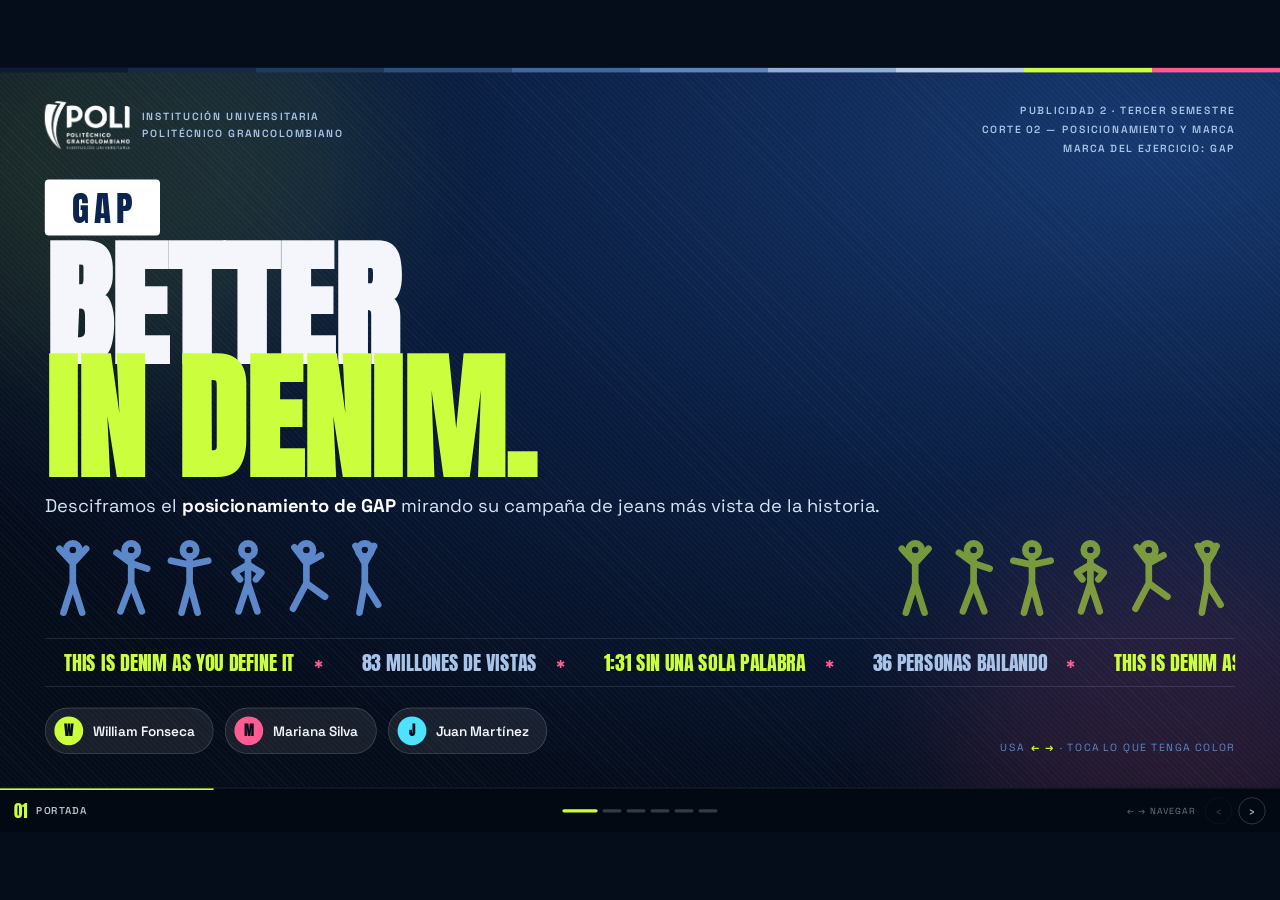
<file: index.html>
<!DOCTYPE html>
<html lang="es">
<head>
<meta charset="UTF-8">
<meta name="viewport" content="width=device-width, initial-scale=1">
<title>GAP · Better in Denim — Posicionamiento | Publicidad 2</title>
<link rel="stylesheet" href="css/style.css?v=11">
</head>
<body>

<svg width="0" height="0" style="position:absolute" aria-hidden="true"><defs>
<symbol id="i-needle" viewBox="0 0 24 24"><path d="M3 21l6-6M20 4l-9 9M20 4l-3 8-5 1 1-5 8-3zM6 18a2 2 0 100-4 2 2 0 000 4z"/></symbol>
<symbol id="i-scissors" viewBox="0 0 24 24"><circle cx="6" cy="6" r="3"/><circle cx="6" cy="18" r="3"/><path d="M20 4L8.1 15.9M14.5 14.5L20 20M8.1 8.1L12 12"/></symbol>
<symbol id="i-fabric" viewBox="0 0 24 24"><path d="M3 6h18v12H3zM3 10h18M3 14h18M7 6v12M11 6v12M15 6v12M19 6v12"/></symbol>
<symbol id="i-ruler" viewBox="0 0 24 24"><path d="M2 14L14 2l8 8L10 22z"/><path d="M6 10l2 2M9 7l2 2M12 4l2 2"/></symbol>
<symbol id="i-weight" viewBox="0 0 24 24"><path d="M12 3a3 3 0 100 6 3 3 0 000-6zM6 9h12l2 12H4z"/></symbol>
<symbol id="i-stretch" viewBox="0 0 24 24"><path d="M2 12h20M2 12l4-4M2 12l4 4M22 12l-4-4M22 12l-4 4M12 4v16"/></symbol>
<symbol id="i-drop" viewBox="0 0 24 24"><path d="M12 2s6 7 6 11a6 6 0 01-12 0c0-4 6-11 6-11z"/></symbol>
<symbol id="i-wash" viewBox="0 0 24 24"><circle cx="12" cy="12" r="9"/><path d="M3 13c2-2 4-2 6 0s4 2 6 0 4-2 6 0"/></symbol>
<symbol id="i-rivet" viewBox="0 0 24 24"><circle cx="12" cy="12" r="8"/><circle cx="12" cy="12" r="2.5"/><path d="M12 4v2M12 18v2M4 12h2M18 12h2"/></symbol>
<symbol id="i-shrink" viewBox="0 0 24 24"><path d="M9 3v6H3M15 21v-6h6M3 21l6-6M21 3l-6 6"/></symbol>
<symbol id="i-palette" viewBox="0 0 24 24"><path d="M12 3a9 9 0 000 18c1 0 2-1 2-2s-1-1-1-2 1-2 2-2h2a5 5 0 005-5c0-4-4-7-10-7z"/><circle cx="7.5" cy="11" r="1"/><circle cx="10.5" cy="7.5" r="1"/><circle cx="15" cy="8.5" r="1"/></symbol>
<symbol id="i-layers" viewBox="0 0 24 24"><path d="M12 3l9 5-9 5-9-5zM3 13l9 5 9-5M3 17l9 5 9-5"/></symbol>
<symbol id="i-body" viewBox="0 0 24 24"><circle cx="12" cy="5" r="3"/><path d="M12 8v8M7 11l5-2 5 2M9 22l3-6 3 6"/></symbol>
<symbol id="i-group" viewBox="0 0 24 24"><circle cx="8" cy="8" r="3"/><circle cx="17" cy="9" r="2.5"/><path d="M2 20c0-3.3 2.7-6 6-6s6 2.7 6 6M15 14c3 0 5 2 5 5"/></symbol>
<symbol id="i-heart" viewBox="0 0 24 24"><path d="M12 20s-8-5-8-10a4.5 4.5 0 018-2.8A4.5 4.5 0 0120 10c0 5-8 10-8 10z"/></symbol>
<symbol id="i-star" viewBox="0 0 24 24"><path d="M12 3l2.8 5.8 6.2.9-4.5 4.4 1 6.3-5.5-3-5.5 3 1-6.3L3 9.7l6.2-.9z"/></symbol>
<symbol id="i-spark" viewBox="0 0 24 24"><path d="M12 2l2 7 7 2-7 2-2 7-2-7-7-2 7-2zM19 3l.7 2.3L22 6l-2.3.7L19 9l-.7-2.3L16 6l2.3-.7z"/></symbol>
<symbol id="i-globe" viewBox="0 0 24 24"><circle cx="12" cy="12" r="9"/><path d="M3 12h18M12 3c3 3.5 3 14.5 0 18M12 3C9 6.5 9 17.5 12 21"/></symbol>
<symbol id="i-music" viewBox="0 0 24 24"><path d="M9 18V5l11-2v13"/><circle cx="6" cy="18" r="3"/><circle cx="17" cy="16" r="3"/></symbol>
<symbol id="i-play" viewBox="0 0 24 24"><path d="M6 4l14 8-14 8z"/></symbol>
<symbol id="i-cam" viewBox="0 0 24 24"><path d="M2 7h12v10H2zM14 11l8-4v10l-8-4z"/></symbol>
<symbol id="i-eye" viewBox="0 0 24 24"><path d="M2 12s3.5-6 10-6 10 6 10 6-3.5 6-10 6-10-6-10-6z"/><circle cx="12" cy="12" r="2.5"/></symbol>
<symbol id="i-bolt" viewBox="0 0 24 24"><path d="M13 2L4 14h7l-1 8 9-12h-7z"/></symbol>
<symbol id="i-shield" viewBox="0 0 24 24"><path d="M12 2l8 3v6c0 5-3.5 9-8 11-4.5-2-8-6-8-11V5z"/></symbol>
<symbol id="i-bridge" viewBox="0 0 24 24"><path d="M2 16h20M4 16V9M20 16V9M2 11c4-4 16-4 20 0M9 16v-3.5M15 16v-3.5"/></symbol>
<symbol id="i-hand" viewBox="0 0 24 24"><path d="M8 11V4.5a1.5 1.5 0 013 0V11M11 11V3.5a1.5 1.5 0 013 0V11M14 11V5.5a1.5 1.5 0 013 0V13c0 5-3 8-6.5 8S5 18 5 14v-3a1.5 1.5 0 013 0"/></symbol>
<symbol id="i-clock" viewBox="0 0 24 24"><circle cx="12" cy="12" r="9"/><path d="M12 7v5l3.5 2"/></symbol>
<symbol id="i-tag" viewBox="0 0 24 24"><path d="M3 3h8l10 10-8 8L3 11z"/><circle cx="7.5" cy="7.5" r="1.5"/></symbol>
<symbol id="i-check" viewBox="0 0 24 24"><path d="M4 12.5l5.5 5.5L20 6"/></symbol>
<symbol id="i-arrow" viewBox="0 0 24 24"><path d="M4 12h16M14 6l6 6-6 6"/></symbol>
<symbol id="i-flame" viewBox="0 0 24 24"><path d="M12 2c4 5 7 7 7 11a7 7 0 01-14 0c0-2 1-3 2-4 .5 1.5 1.5 2 2.5 2C8 8 10 5 12 2z"/></symbol>
<symbol id="i-mirror" viewBox="0 0 24 24"><path d="M12 2v20M8 6L4 12l4 6M16 6l4 6-4 6"/></symbol>
<symbol id="i-bulb" viewBox="0 0 24 24"><path d="M9 21h6M10 18h4M12 3a6 6 0 00-3.5 10.8V18h7v-4.2A6 6 0 0012 3z"/></symbol>
<symbol id="i-puzzle" viewBox="0 0 24 24"><path d="M10 3h4v3a2 2 0 104 0V9h3v4h-3a2 2 0 100 4h3v4h-4v-3a2 2 0 10-4 0v3H6v-4h3a2 2 0 100-4H6V6h4z"/></symbol>
<symbol id="i-crown" viewBox="0 0 24 24"><path d="M3 18h18M4 18L3 7l5 4 4-7 4 7 5-4-1 11"/></symbol>
<symbol id="i-hands" viewBox="0 0 24 24"><path d="M2 12l5-3 5 4 5-4 5 3M7 9v7M17 9v7M12 13v7"/></symbol>
<symbol id="i-sun" viewBox="0 0 24 24"><circle cx="12" cy="12" r="4.5"/><path d="M12 2v2M12 20v2M4.2 4.2l1.4 1.4M18.4 18.4l1.4 1.4M2 12h2M20 12h2M4.2 19.8l1.4-1.4M18.4 5.6l1.4-1.4"/></symbol>
<symbol id="i-map" viewBox="0 0 24 24"><path d="M9 3L3 5v16l6-2 6 2 6-2V3l-6 2z"/><path d="M9 3v16M15 5v16"/></symbol>
<symbol id="i-key" viewBox="0 0 24 24"><circle cx="8" cy="8" r="5"/><path d="M11.5 11.5L21 21M17 17l2-2M14 14l2-2"/></symbol>
<symbol id="i-chat" viewBox="0 0 24 24"><path d="M21 12a8 8 0 01-8 8H7l-4 3 1-5a8 8 0 1117-6z"/></symbol>
<symbol id="i-gauge" viewBox="0 0 24 24"><path d="M4 18a9 9 0 1116 0"/><path d="M12 18l4-6"/><circle cx="12" cy="18" r="1.5"/></symbol>
<symbol id="i-atom" viewBox="0 0 24 24"><circle cx="12" cy="12" r="2.2"/><ellipse cx="12" cy="12" rx="10" ry="4.2"/><ellipse cx="12" cy="12" rx="10" ry="4.2" transform="rotate(60 12 12)"/><ellipse cx="12" cy="12" rx="10" ry="4.2" transform="rotate(120 12 12)"/></symbol>
</defs></svg>

<div class="fit" id="fit"><div class="stage">

<div class="app">
<div class="viewport">
<main class="deck" id="deck">


<!-- ═══ 01 · PORTADA ═══ -->
<section class="slide bg-b cov tw" data-title="Portada">
  <div class="strip"></div><div class="blob l"></div><div class="blob p"></div>
  <div class="inner">
    <div class="cov-top rv">
      <div class="inst"><img src="assets/img/politecnico-w.png" alt="Politécnico Grancolombiano">
        <div>Institución Universitaria<br>Politécnico Grancolombiano</div></div>
      <div class="crs">Publicidad 2 · Tercer semestre<br>Corte 02 — Posicionamiento y marca<br>Marca del ejercicio: GAP</div>
    </div>
    <div class="rv">
      <div class="gapbox">GAP</div>
      <h1>BETTER<br><span class="l2">IN DENIM.</span></h1>
      <p class="tag">Desciframos el <b>posicionamiento de GAP</b> mirando su campaña de jeans más vista de la historia.</p>
    </div>
    <div class="rv" style="display:flex;justify-content:space-between;align-items:flex-end">
      <div class="dancers" style="color:var(--denim2)" data-dancers></div>
      <div class="dancers" style="color:var(--lime);opacity:.55" data-dancers></div>
    </div>
    <div class="mq rv" data-mq><div class="run">
      <span class="a">THIS IS DENIM AS YOU DEFINE IT</span><span>83 MILLONES DE VISTAS</span><span class="a">1:31 SIN UNA SOLA PALABRA</span><span>36 PERSONAS BAILANDO</span>
    </div></div>
    <div class="cov-bot rv">
      <div class="team">
        <div class="who"><span class="av" style="background:var(--lime)">W</span><span>William Fonseca</span></div>
        <div class="who"><span class="av" style="background:var(--pink)">M</span><span>Mariana Silva</span></div>
        <div class="who"><span class="av" style="background:var(--cyan)">J</span><span>Juan Martínez</span></div>
      </div>
      <div class="hint">Usa <b>← →</b> · toca lo que tenga color</div>
    </div>
  </div>
</section>


<!-- === 02 · LA MARCA === -->
<section class="slide bg-a tw" data-title="La marca">
  <div class="strip"></div><div class="blob l"></div><div class="blob p"></div>
  <div class="inner">
    <div class="rv">
      <span class="kicker"><span class="dot">01</span> La marca</span>
      <h2 class="big" style="font-size:70px;margin:10px 0 0">&iquest;Qu&eacute; es <span class="hl">GAP</span>?</h2>
    </div>

    <div class="grid4 rv" style="margin-top:18px">
      <div class="card">
        <h4><svg class="ic"><use href="#i-tag"/></svg> Qu&eacute; vende</h4>
        <p style="font-size:21px"><b>Ropa b&aacute;sica de todos los d&iacute;as.</b> Sobre todo <b>jeans</b>.</p>
        <p class="xs" style="margin-top:9px">Camisetas, pantalones y prendas sencillas a precio medio.</p>
      </div>
      <div class="card">
        <h4><svg class="ic"><use href="#i-map"/></svg> De d&oacute;nde viene</h4>
        <p style="font-size:21px"><b>1969, San Francisco.</b> Don Fisher no encontraba jeans de su talla y abri&oacute; una tienda para resolverlo.</p>
      </div>
      <div class="card">
        <h4><svg class="ic"><use href="#i-chat"/></svg> Qu&eacute; significa su nombre</h4>
        <p style="font-size:21px"><b>&laquo;The Gap&raquo;</b> viene de <b>&laquo;generation gap&raquo;</b>: la brecha entre padres e hijos.</p>
        <p class="xs" style="margin-top:9px">Hoy su prop&oacute;sito es, textual, <b>&laquo;cerrar brechas&raquo;</b>.</p>
      </div>
      <div class="card">
        <h4><svg class="ic"><use href="#i-flame"/></svg> Con qui&eacute;n compite</h4>
        <div style="display:flex;gap:8px;flex-wrap:wrap;margin-top:2px">
          <span class="minichip">Levi&#39;s</span><span class="minichip">American Eagle</span>
          <span class="minichip">Zara</span><span class="minichip">H&amp;M</span><span class="minichip">Uniqlo</span>
        </div>
        <p class="xs" style="margin-top:11px">Su terreno de pelea es el <b>jean</b>: pas&oacute; del puesto 8 al <b>6</b> en Estados Unidos.</p>
      </div>
    </div>

    <div class="rv" style="margin-top:18px">
      <div class="lbl" style="margin:0 0 10px">La misma idea, repetida durante 56 a&ntilde;os</div>
      <div class="tline">
        <div class="tnode"><div class="yr">1969</div><div class="pt"></div>
          <b>Abre la primera tienda</b><i>Jeans, discos y casetes. Ropa y m&uacute;sica desde el d&iacute;a uno.</i></div>
        <div class="tnode"><div class="yr">1988</div><div class="pt"></div>
          <b>&laquo;Individuals of Style&raquo;</b><i>Famosos con ropa corriente, cada uno a su manera.</i></div>
        <div class="tnode"><div class="yr">1998</div><div class="pt"></div>
          <b>&laquo;Khakis Swing&raquo;</b><i>Aprende a vender bailando. Revivi&oacute; el swing en EE.UU.</i></div>
        <div class="tnode"><div class="yr">2003</div><div class="pt"></div>
          <b>Madonna y Missy Elliott</b><i>Dos generaciones bailando en el mismo comercial.</i></div>
        <div class="tnode"><div class="yr">2025</div><div class="pt"></div>
          <b>&laquo;Better in Denim&raquo;</b><i>La f&oacute;rmula de 1998, con la generaci&oacute;n de hoy.</i></div>
      </div>
    </div>

    <div class="versus rv" style="margin-top:18px">
      <div class="sd"><div class="h" style="color:var(--pink)">Lo que vende la categor&iacute;a</div>
        <p>Casi todas las marcas de jeans venden <b>sexo, rebeld&iacute;a o estatus</b>.</p></div>
      <div class="vs">VS</div>
      <div class="sd"><div class="h" style="color:var(--lime)">Lo que vende GAP</div>
        <p><b>Movimiento, pertenencia y precio justo.</b> La misma prenda para todos, puesta distinto por cada uno.</p></div>
    </div>
  </div>
</section>


<!-- === 03 · LOS DOS VIDEOS === -->
<section class="slide bg-d tw" data-title="Los dos videos">
  <div class="strip"></div><div class="blob l"></div><div class="blob p"></div>
  <div class="inner">
    <div class="rv">
      <span class="kicker"><span class="dot">02</span> Los dos videos</span>
      <h2 class="big" style="font-size:36px;margin:2px 0 2px">De <span class="hl">2003</span> a <span class="hl">2025</span>: la misma idea</h2>
      <p class="sub" style="font-size:15px;max-width:none">La marca se llama <b>Gap</b> &mdash;&laquo;brecha&raquo;&mdash; por la distancia entre generaciones. Estos dos videos son esa distancia puesta a bailar.</p>
    </div>

    <div class="eras rv">

      <!-- ── 2003 ── -->
      <article class="era e-pink">
        <header class="era-hd"><span class="yr">2003</span>
          <div><b>La canci&oacute;n original</b><i>&laquo;Milkshake&raquo; &middot; Kelis</i></div></header>

        <div class="vrow">
          <div class="vp vp-p" data-src="assets/video/2003.mp4"
               data-title="&laquo;Milkshake&raquo; &middot; <span class=&quot;hl&quot;>Kelis</span>"
               data-sub="Video oficial, 2003 &middot; dirigido por Jake Nava">
            <img src="assets/img/poster-2003.jpg" alt="Kelis, Milkshake">
            <button class="pbtn" type="button" aria-label="Reproducir Milkshake"><svg class="ic"><use href="#i-play"/></svg></button>
            <span class="vdur">3:14</span>
          </div>
          <div class="msg"><span class="ml">Lo que dice la canci&oacute;n</span>
            <p>&laquo;Lo m&iacute;o hace que todos volteen &mdash; y si quieres, <b>te ense&ntilde;o</b>.&raquo;</p>
            <p class="sec">Habla de <b>algo que ella tiene y nadie m&aacute;s</b>, y aun as&iacute; se ofrece a ense&ntilde;&aacute;rselo a la otra.</p></div>
        </div>

        <span class="crl">Qu&eacute; le sirve a GAP de esta canci&oacute;n</span>
        <div class="obs">
          <div class="ob"><span class="oi"><svg class="ic"><use href="#i-hands"/></svg></span><p><b>Presume, pero no humilla.</b> Dice que lo suyo atrae a todos y enseguida ofrece ense&ntilde;&aacute;rselo a la otra. Una marca que le vende a millones <b>no puede decirle a nadie que sobra</b>.</p></div>
          <div class="ob"><span class="oi"><svg class="ic"><use href="#i-key"/></svg></span><p><b>Nunca dice qu&eacute; es eso que tiene.</b> La letra lo deja abierto y cada quien piensa en lo suyo. <b>Le sirve a cualquiera que la escuche</b>, que es justo lo que una marca necesita.</p></div>
          <div class="ob"><span class="oi"><svg class="ic"><use href="#i-eye"/></svg></span><p><b>Lo que se ve son los dem&aacute;s mir&aacute;ndola.</b> Hombres pegados a la ventana, el local llen&aacute;ndose. No ense&ntilde;a lo que ella tiene: <b>ense&ntilde;a c&oacute;mo reacciona la gente</b>.</p></div>
          <div class="ob"><span class="oi"><svg class="ic"><use href="#i-map"/></svg></span><p><b>Pasa en un comedero de carretera.</b> Gente normal, sin lujo ni pasarela. <b>Lo que llama la atenci&oacute;n es ella, no el sitio</b> &mdash; la misma idea del cuarto blanco de 2025.</p></div>
          <div class="ob"><span class="oi"><svg class="ic"><use href="#i-star"/></svg></span><p><b>La conoc&iacute;a todo el mundo.</b> <b class="hl">N&ordm; 3</b> en Billboard y top 10 en nueve pa&iacute;ses. Para juntar a dos generaciones hac&iacute;a falta una canci&oacute;n <b>que la mam&aacute; reconociera de una</b>.</p></div>
        </div>

        <button class="more" type="button" data-modal="m-v03">Ficha t&eacute;cnica <svg class="ic"><use href="#i-arrow"/></svg></button>
      </article>

      <!-- ── 2025 ── -->
      <article class="era e-lime">
        <header class="era-hd"><span class="yr">2025</span>
          <div><b>El anuncio de GAP</b><i>&laquo;Better in Denim&raquo; &middot; KATSEYE</i></div></header>

        <div class="vrow">
          <div class="vp vp-l" data-src="assets/video/2025.mp4"
               data-title="&laquo;Better in Denim&raquo; &middot; <span class=&quot;hl&quot;>GAP</span>"
               data-sub="Campa&ntilde;a de oto&ntilde;o 2025 &middot; dirigida por Bethany Vargas">
            <img src="assets/img/poster-2025.jpg" alt="GAP, Better in Denim">
            <button class="pbtn" type="button" aria-label="Reproducir Better in Denim"><svg class="ic"><use href="#i-play"/></svg></button>
            <span class="vdur">1:31</span>
          </div>
          <div class="msg"><span class="ml">Lo que muestra el anuncio</span>
            <p>&laquo;El jean no te define: <b>t&uacute; lo defines</b>.&raquo;</p>
            <p class="sec">Seis mujeres de mezclilla <b>destacando sobre 30 bailarines de negro</b>.</p></div>
        </div>

        <span class="crl">Qui&eacute;nes bailan: seis pa&iacute;ses en un solo grupo</span>
        <div class="mem m3">
          <div><span class="av" style="background:#D9B08C">M</span><div><b>Manon</b><i>Suiza, Italia y Ghana</i></div></div>
          <div><span class="av" style="background:#C98A6B">L</span><div><b>Lara</b><i>EE.&nbsp;UU. e India</i></div></div>
          <div><span class="av" style="background:#E0B98F">D</span><div><b>Daniela</b><i>Venezuela y Cuba</i></div></div>
          <div><span class="av" style="background:#DCA97A">S</span><div><b>Sophia</b><i>Filipinas</i></div></div>
          <div><span class="av" style="background:#E8C9A0">Mg</span><div><b>Megan</b><i>Haw&aacute;i y Singapur</i></div></div>
          <div><span class="av" style="background:#F0D6B4">Y</span><div><b>Yoonchae</b><i>Corea del Sur</i></div></div>
        </div>

        <span class="crl">C&oacute;mo el anuncio posiciona la marca</span>
        <div class="obs">
          <div class="ob"><span class="oi"><svg class="ic"><use href="#i-palette"/></svg></span><p><b>El denim es lo &uacute;nico con color en la sala.</b> Los 30 bailarines van de negro y caf&eacute;; las seis van de mezclilla. <b>La prenda es lo que te hace notar</b>.</p></div>
          <div class="ob"><span class="oi"><svg class="ic"><use href="#i-layers"/></svg></span><p><b>La misma tela, seis maneras de llevarla.</b> Cors&eacute;, minifalda, chaqueta, tirantes, bota campana y pantal&oacute;n ancho: <b>un material y seis decisiones</b>.</p></div>
          <div class="ob"><span class="oi"><svg class="ic"><use href="#i-star"/></svg></span><p><b>Las seis van siempre adelante.</b> El grupo de atr&aacute;s no es relleno: <b>es el contraste que las hace resaltar</b>.</p></div>
          <div class="ob"><span class="oi"><svg class="ic"><use href="#i-chat"/></svg></span><p><b>Noventa y un segundos sin una palabra.</b> Sin locutor y sin precio. Lo &uacute;nico que se repite en pantalla es la tela.</p></div>
          <div class="ob ae"><span class="oi"><svg class="ic"><use href="#i-flame"/></svg></span><p><b>Sali&oacute; <b class="hl">27 d&iacute;as</b> despu&eacute;s del anuncio de American Eagle</b>, donde &laquo;<i>great jeans</i>&raquo; sonaba igual que &laquo;<i>great genes</i>&raquo; con una actriz rubia de ojos azules. Son&oacute; a decir que <b>hay razas mejores que otras</b>.</p></div>
        </div>

        <button class="more" type="button" data-modal="m-v25">Ficha t&eacute;cnica <svg class="ic"><use href="#i-arrow"/></svg></button>
      </article>
    </div>

    <div class="join rv">
      <div class="jh"><span class="ic-box"><svg class="ic"><use href="#i-bridge"/></svg></span>
        <b>Algunas cosas que comparten las dos piezas</b>
        <p>La marca no explica la brecha entre generaciones: <b>la pone a bailar</b>.</p></div>
      <div class="jgrid">
        <div class="jc"><span class="ji"><svg class="ic"><use href="#i-tag"/></svg></span><b>La misma ropa</b>
          <div class="jp p"><i>2003</i><span>Tiro bajo, ombligo al aire, denim sobre denim</span></div>
          <div class="jp l"><i>2025</i><span>Lo mismo, relanzado como novedad</span></div></div>
        <div class="jc"><span class="ji"><svg class="ic"><use href="#i-globe"/></svg></span><b>La diversidad cultural</b>
          <div class="jp p"><i>2003</i><span>Kelis: Harlem, China y Puerto Rico en una voz</span></div>
          <div class="jp l"><i>2025</i><span>Seis nacionalidades en un solo grupo</span></div></div>
        <div class="jc"><span class="ji"><svg class="ic"><use href="#i-star"/></svg></span><b>Una mujer que resalta entre muchos</b>
          <div class="jp p"><i>2003</i><span>El local entero voltea a mirarla</span></div>
          <div class="jp l"><i>2025</i><span>Las seis resaltan sobre los 30 de negro</span></div></div>
        <div class="jc"><span class="ji"><svg class="ic"><use href="#i-hands"/></svg></span><b>Presumir sin humillar a nadie</b>
          <div class="jp p"><i>2003</i><span>&laquo;Lo m&iacute;o atrae &mdash; y te lo ense&ntilde;o&raquo;</span></div>
          <div class="jp l"><i>2025</i><span>Bailan las 36; nadie queda en rid&iacute;culo</span></div></div>
      </div>
    </div>
  </div>
</section>


<!-- ═══ 04 · MATRIZ DE POSICIONAMIENTO ═══ -->
<section class="slide bg-b tw" data-title="Atributos · Beneficios · Creencias">
  <div class="strip"></div><div class="blob l"></div><div class="blob p"></div>
  <div class="inner">
    <div class="rv" style="display:flex;justify-content:space-between;align-items:flex-end;gap:24px">
      <div>
        <span class="kicker"><span class="dot">03</span> El posicionamiento</span>
        <h2 class="big" style="font-size:66px;margin:12px 0 0">Lo que <span class="hl">GAP</span> es, da y cree</h2>
      </div>
      <div class="warn"><svg class="ic"><use href="#i-hand"/></svg> Toca cualquiera para ver su justificación</div>
    </div>

    <div class="cols rv" style="margin-top:20px">

      <div class="col">
        <div class="col-hd g-fab"><span class="nm">1</span>
          <div><h3>Atributos</h3><div class="sb">Lo que el producto ES</div></div></div>
        <div class="el g-fab" data-e="tiro"><span class="ib"><svg class="ic"><use href="#i-ruler"/></svg></span><div><b>Jean de tiro bajo</b><i>Dónde queda la pretina respecto a la cadera.</i></div></div>
        <div class="el g-fab" data-e="denim"><span class="ib"><svg class="ic"><use href="#i-fabric"/></svg></span><div><b>Elaborado en denim</b><i>Algodón tejido en sarga y teñido con índigo.</i></div></div>
        <div class="el g-fab" data-e="colores"><span class="ib"><svg class="ic"><use href="#i-palette"/></svg></span><div><b>Colores fríos y sepias</b><i>Azules fríos del índigo y caf&eacute;s claros del caqui.</i></div></div>
        <div class="el g-fab" data-e="variedad"><span class="ib"><svg class="ic"><use href="#i-layers"/></svg></span><div><b>Variedad de prendas</b><i>Jean, falda, top, chaleco y caqui en todos los tiros.</i></div></div>
        <div class="el g-fab" data-e="flex"><span class="ib"><svg class="ic"><use href="#i-stretch"/></svg></span><div><b>Flexible y resistente</b><i>Estira cuando te mueves y vuelve a su forma.</i></div></div>
        <div class="el g-fab" data-e="calidad"><span class="ib"><svg class="ic"><use href="#i-check"/></svg></span><div><b>Materiales de calidad</b><i>Algodón de fibra larga e hilo ring-spun.</i></div></div>
      </div>

      <div class="col">
        <div class="col-hd g-tec"><span class="nm">2</span>
          <div><h3>Beneficios</h3><div class="sb">Lo que TÚ ganas</div></div></div>
        <div class="el g-tec" data-e="comodas"><span class="ib"><svg class="ic"><use href="#i-heart"/></svg></span><div><b>Prendas cómodas</b><i>Te olvidas de lo que llevas puesto.</i></div></div>
        <div class="el g-tec" data-e="combinan"><span class="ib"><svg class="ic"><use href="#i-palette"/></svg></span><div><b>Combinan con todo</b><i>Son tonos neutros: pegan con lo que ya tienes.</i></div></div>
        <div class="el g-tec" data-e="versa"><span class="ib"><svg class="ic"><use href="#i-puzzle"/></svg></span><div><b>Versatilidad</b><i>La misma prenda te sirve de día y de noche.</i></div></div>
        <div class="el g-tec" data-e="nostalgia"><span class="ib"><svg class="ic"><use href="#i-clock"/></svg></span><div><b>Nostalgia de los 2000</b><i>Volver a una época que reconoces y te gustaba.</i></div></div>
        <div class="el g-tec" data-e="energia"><span class="ib"><svg class="ic"><use href="#i-bolt"/></svg></span><div><b>Vitalidad y energía</b><i>Asocia la prenda con moverse, no con estar quieto.</i></div></div>
        <div class="el g-tec" data-e="durabilidad"><span class="ib"><svg class="ic"><use href="#i-shield"/></svg></span><div><b>Durabilidad</b><i>Compras una vez y te dura años.</i></div></div>
      </div>

      <div class="col">
        <div class="col-hd g-int"><span class="nm">3</span>
          <div><h3>Creencias y valores</h3><div class="sb">En lo que la marca CREE</div></div></div>
        <div class="el g-int" data-e="genera"><span class="ib"><svg class="ic"><use href="#i-bridge"/></svg></span><div><b>Uniendo generaciones</b><i>Junta a los millennials con la generación Z.</i></div></div>
        <div class="el g-int" data-e="culturas"><span class="ib"><svg class="ic"><use href="#i-globe"/></svg></span><div><b>Uniendo culturas</b><i>Seis nacionalidades cantando y 30 bailarines más.</i></div></div>
        <div class="el g-int" data-e="losuyo"><span class="ib"><svg class="ic"><use href="#i-spark"/></svg></span><div><b>Cada quien tiene lo suyo</b><i>La misma tela, y cada una la lleva distinto.</i></div></div>
        <div class="el g-int" data-e="indiv"><span class="ib"><svg class="ic"><use href="#i-body"/></svg></span><div><b>Individualidad</b><i>La marca celebra que no todos se vean igual.</i></div></div>
        <div class="el g-int" data-e="comolavistes"><span class="ib"><svg class="ic"><use href="#i-mirror"/></svg></span><div><b>No es la prenda: es cómo la vistes</b><i>El mismo jean dice cosas distintas según quién.</i></div></div>
        <div class="el g-int" data-e="lienzo"><span class="ib"><svg class="ic"><use href="#i-palette"/></svg></span><div><b>El jean como lienzo</b><i>El jean no dice nada solo: lo dice quien lo usa.</i></div></div>
      </div>
    </div>
  </div>
</section>


<!-- ═══ 04 · FRASE DE POSICIONAMIENTO ═══ -->
<section class="slide bg-d quote tw" data-title="Frase de posicionamiento" data-audio="assets/audio/Voz.mp3">
  <div class="strip"></div><div class="blob l"></div><div class="blob p"></div>
  <div class="inner">
    <div class="qrow">
      <div class="rv"><span class="kicker"><span class="dot">04</span> Frase de posicionamiento</span></div>

      <div class="poster rv" style="margin-top:22px">
        <span class="qmark a">&#8220;</span><span class="qmark b">&#8221;</span>
        <p class="qtext">
          <b>GAP</b> <span class="p">une generaciones y culturas</span>, apelando a <span class="c">la nostalgia</span>
          y enseñándote que <span class="p">lo importante no es lo que llevas puesto, sino cómo lo haces tuyo</span>.
          Por eso, sus prendas <span class="a">100% denim</span> están <span class="a">diseñadas para moverse contigo</span>,
          garantizando <span class="c">tu flexibilidad, total confianza en su resistencia y absoluta comodidad</span>.
          GAP no es solo ropa, <span class="p">es un lienzo donde dibujas tu estilo personal, tu individualidad
          y quién eres realmente</span>. Permítete experimentar con su <span class="a">variedad de cortes y colores</span>
          y <span class="c">crea tu propia identidad</span>. <b class="p">Cada quien es mejor cuando encuentra lo suyo.</b>
          <b class="sig">GAP, <span class="hl">Better in Denim.</span></b>
        </p>
      </div>

      <div class="qlegend rv" style="margin-top:20px">
        <span class="g-fab">Atributos</span><span class="g-tec">Beneficios</span>
        <span class="g-int">Creencias y valores</span>
      </div>
    </div>
  </div>
</section>


<!-- ═══ 05 · CIERRE ═══ -->
<section class="slide bg-d cov tw" data-title="Gracias">
  <div class="strip"></div><div class="blob l"></div><div class="blob p"></div>
  <div class="inner">
    <div class="cov-top rv">
      <div class="inst"><img src="assets/img/politecnico-w.png" alt="Politécnico Grancolombiano">
        <div>Institución Universitaria<br>Politécnico Grancolombiano</div></div>
      <div class="crs">Publicidad 2 · Tercer semestre<br>Corte 02 — Posicionamiento y marca</div>
    </div>
    <div class="rv" style="text-align:center">
      <div class="thanks">Gracias<span class="hl">.</span></div>
      <p class="tag" style="margin:24px auto 0">Marca del ejercicio: <b>GAP</b> · Campaña <b>«Better in Denim»</b></p>
      <div class="dancers" style="color:var(--lime);justify-content:center;margin-top:28px" data-dancers></div>
    </div>
    <div class="cov-bot rv">
      <div class="team">
        <div class="who"><span class="av" style="background:var(--lime)">W</span><span>William Fonseca</span></div>
        <div class="who"><span class="av" style="background:var(--pink)">M</span><span>Mariana Silva</span></div>
        <div class="who"><span class="av" style="background:var(--cyan)">J</span><span>Juan Martínez</span></div>
      </div>
      <div class="gapbox" style="font-size:30px;padding:9px 22px">GAP</div>
    </div>
  </div>
</section>

</main>
</div>

<footer class="nav">
  <div class="pl" id="pl"></div>
  <div class="nav-id"><span class="n" id="navNo">01</span><span class="t" id="navT">Portada</span></div>
  <div class="nav-dots" id="navDots"></div>
  <div class="nav-c"><span>← → navegar</span>
    <button id="bPrev" aria-label="Anterior">‹</button><button id="bNext" aria-label="Siguiente">›</button></div>
</footer>
</div>


<div class="mroot" id="mroot">
<div class="scrim" id="scrim"></div>
<audio id="voz" preload="auto" src="assets/audio/Voz.mp3"></audio>

<!-- Modal dinámico de atributo -->
<div class="modal vmodal" id="m-play"><div class="panel">
  <div class="mh"><div><h3 id="pvTitle">Video</h3><p id="pvSub"></p></div>
    <button class="xbtn">&#10005;</button></div>
  <div class="mb pvbody"><video id="pvVideo" controls playsinline preload="metadata"></video></div>
</div></div>

<div class="modal" id="m-v03"><div class="panel">
  <div class="mh"><div><h3>Ficha del video de <span class="hl">2003</span></h3><p>&laquo;Milkshake&raquo; &middot; Kelis</p></div>
    <button class="xbtn">&#10005;</button></div>
  <div class="mb">
    <div class="stats">
      <div class="stat g-int"><b>2003</b><i>25 de agosto</i></div>
      <div class="stat g-int"><b>3:14</b><i>Duraci&oacute;n</i></div>
      <div class="stat g-int"><b>N&ordm;&nbsp;3</b><i>Billboard Hot 100</i></div>
      <div class="stat g-int"><b>Oro</b><i>Certificaci&oacute;n en EE.&nbsp;UU.</i></div>
    </div>
    <span class="crl pk">Qui&eacute;nes la hicieron</span>
    <div class="mem m3 mp">
      <div><span class="av" style="background:#E8A0B4">K</span><div><b>Kelis</b><i>Canta &middot; 24 a&ntilde;os</i></div></div>
      <div><span class="av" style="background:#D98CA6">P</span><div><b>Pharrell Williams</b><i>Produce</i></div></div>
      <div><span class="av" style="background:#E8A0B4">C</span><div><b>Chad Hugo</b><i>Produce</i></div></div>
      <div><span class="av" style="background:#D98CA6">J</span><div><b>Jake Nava</b><i>Dirige el video</i></div></div>
      <div><span class="av" style="background:#E8A0B4">N</span><div><b>Nas</b><i>Sale de cocinero</i></div></div>
    </div>
    <div class="mcols">
      <div class="ef-box"><div class="t g-int"><svg class="ic"><use href="#i-group"/></svg> Qui&eacute;n es Kelis</div>
        <p>Kelis Rogers, de <b>Harlem, Nueva York</b>, 1979. Pap&aacute; afroamericano, m&uacute;sico de jazz; mam&aacute; <b>china y puertorrique&ntilde;a</b>, dise&ntilde;adora de moda.</p></div>
      <div class="ef-box"><div class="t g-int"><svg class="ic"><use href="#i-music"/></svg> Qu&eacute; es el R&amp;B</div>
        <p>De <i>rhythm and blues</i>, &laquo;ritmo y blues&raquo;: la m&uacute;sica negra estadounidense de la que salieron el soul y buena parte del pop. <b>Voz melodiosa sobre ritmo marcado</b>.</p></div>
    </div>
    <div class="ef-box"><div class="t g-int"><svg class="ic"><use href="#i-eye"/></svg> Qu&eacute; pasa en pantalla</div>
      <p>Un <i>diner</i> &mdash;cafeter&iacute;a de carretera&mdash; llamado &laquo;Tasty&rsquo;s Yard&raquo;. Kelis baila entre las mesas, <b>Nas</b> reparte malteadas de cocinero, y al final la m&aacute;quina se desborda y salpica a todos.</p></div>
  </div>
  <div class="mf"><span>Ficha t&eacute;cnica &middot; 2003</span><span>Esc para cerrar</span></div>
</div></div>

<div class="modal" id="m-v25"><div class="panel">
  <div class="mh"><div><h3>Ficha del video de <span class="hl">2025</span></h3><p>&laquo;Better in Denim&raquo; &middot; GAP con KATSEYE</p></div>
    <button class="xbtn">&#10005;</button></div>
  <div class="mb">
    <div class="stats">
      <div class="stat g-fab"><b>1:31</b><i>Duraci&oacute;n</i></div>
      <div class="stat g-fab"><b>36</b><i>Personas bailando</i></div>
      <div class="stat g-fab"><b>3</b><i>Estilos de baile</i></div>
      <div class="stat g-fab"><b>400 M</b><i>Vistas en 3 d&iacute;as</i></div>
    </div>
    <span class="crl lm">Qui&eacute;nes lo hicieron</span>
    <div class="mem m3">
      <div><span class="av" style="background:#CBFF3D">B</span><div><b>Bethany Vargas</b><i>Dirige</i></div></div>
      <div><span class="av" style="background:#B6E63A">Bj</span><div><b>Bjorn Iooss</b><i>Fotograf&iacute;a</i></div></div>
      <div><span class="av" style="background:#CBFF3D">R</span><div><b>Robbie Blue</b><i>Coreograf&iacute;a</i></div></div>
    </div>
    <div class="mcols">
      <div class="ef-box"><div class="t g-fab"><svg class="ic"><use href="#i-cam"/></svg> De d&oacute;nde salieron</div>
        <p>De <b>&laquo;Pop Star Academy&raquo;</b>, en Netflix. No es ficci&oacute;n: es el <b>documental de un concurso real</b> en el que escogieron a estas seis entre <b>120.000 aspirantes</b>.</p>
        <p>Lo organizaron <b>HYBE</b> &mdash;la empresa coreana due&ntilde;a de BTS&mdash; y <b>Geffen Records</b>, una disquera estadounidense.</p></div>
      <div class="ef-box"><div class="t g-fab"><svg class="ic"><use href="#i-crown"/></svg> Qu&eacute; han logrado</div>
        <p><b>Dos nominaciones al Grammy 2026</b> &mdash;Mejor Artista Nuevo y Mejor Interpretaci&oacute;n Pop de Grupo&mdash;, <b>sin ganar ninguna</b>. S&iacute; cantaron en la ceremonia.</p>
        <p>Y estuvieron en el cartel del <b>festival Coachella</b>, en California.</p></div>
    </div>
    <div class="ef-box"><div class="t g-fab"><svg class="ic"><use href="#i-globe"/></svg> La gira de 2026</div>
      <p>Se llama <i>Wildworld Tour</i>: <b>31 conciertos en 10 pa&iacute;ses</b>, en <b>coliseos cubiertos</b> con capacidad para 10.000 a 20.000 personas. Empez&oacute; el <b>1 de septiembre en Dubl&iacute;n</b> y termina el <b>27 de noviembre en Ciudad de M&eacute;xico</b>, pasando por Irlanda, Reino Unido, Francia, Pa&iacute;ses Bajos, Alemania, B&eacute;lgica, Dinamarca, Estados Unidos, Canad&aacute; y M&eacute;xico.</p></div>
  </div>
  <div class="mf"><span>Ficha t&eacute;cnica &middot; 2025</span><span>Esc para cerrar</span></div>
</div></div>

<div class="modal" id="m-el"><div class="panel" id="elPanel">
  <div class="mh"><div><h3 id="elKicker">Elemento</h3><p id="elSub">Su lugar en el posicionamiento</p></div>
    <button class="xbtn">&#10005;</button></div>
  <div class="mb" id="elBody"></div>
  <div class="mf elnav">
    <button class="nvb" id="elPrev" type="button"><svg class="ic"><use href="#i-arrow"/></svg> Anterior</button>
    <span class="nvc"><b id="elPos">1</b> / 18 &middot; <i id="elGrupo">Atributos</i></span>
    <button class="nvb" id="elNext" type="button">Siguiente <svg class="ic"><use href="#i-arrow"/></svg></button>
  </div>
</div></div>

</div>

</div></div>

<script src="js/app.js?v=11"></script>
</body>
</html>
</file>
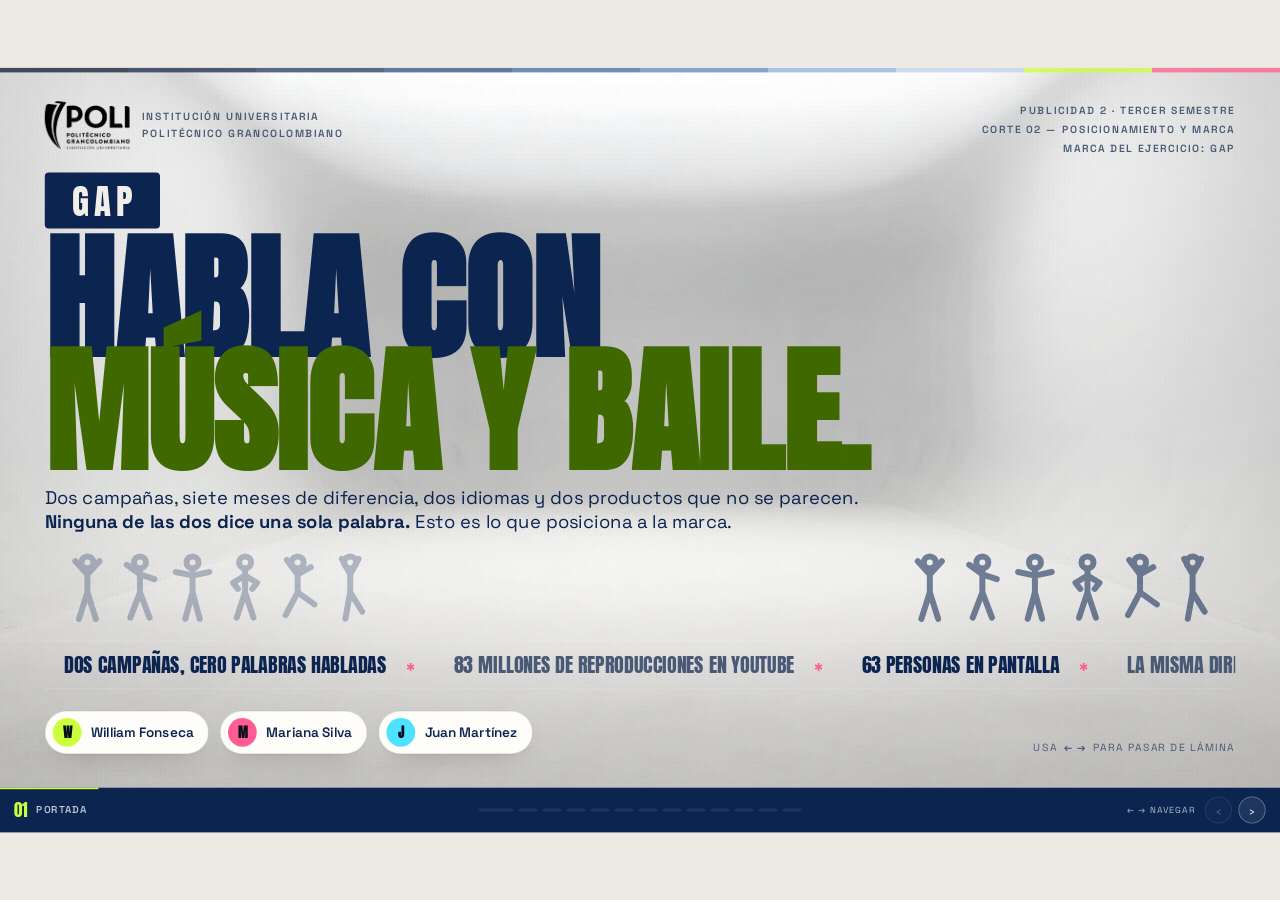
<file: v2/index.html>
<!DOCTYPE html>
<html lang="es">
<head>
<meta charset="UTF-8">
<meta name="viewport" content="width=device-width, initial-scale=1">
<title>GAP — Posicionamiento de marca | Publicidad 2</title>
<link rel="stylesheet" href="css/style.css?v=v11-3">
</head>
<body>

<svg width="0" height="0" style="position:absolute" aria-hidden="true"><defs>
<symbol id="i-needle" viewBox="0 0 24 24"><path d="M3 21l6-6M20 4l-9 9M20 4l-3 8-5 1 1-5 8-3zM6 18a2 2 0 100-4 2 2 0 000 4z"/></symbol>
<symbol id="i-scissors" viewBox="0 0 24 24"><circle cx="6" cy="6" r="3"/><circle cx="6" cy="18" r="3"/><path d="M20 4L8.1 15.9M14.5 14.5L20 20M8.1 8.1L12 12"/></symbol>
<symbol id="i-fabric" viewBox="0 0 24 24"><path d="M3 6h18v12H3zM3 10h18M3 14h18M7 6v12M11 6v12M15 6v12M19 6v12"/></symbol>
<symbol id="i-ruler" viewBox="0 0 24 24"><path d="M2 14L14 2l8 8L10 22z"/><path d="M6 10l2 2M9 7l2 2M12 4l2 2"/></symbol>
<symbol id="i-weight" viewBox="0 0 24 24"><path d="M12 3a3 3 0 100 6 3 3 0 000-6zM6 9h12l2 12H4z"/></symbol>
<symbol id="i-stretch" viewBox="0 0 24 24"><path d="M2 12h20M2 12l4-4M2 12l4 4M22 12l-4-4M22 12l-4 4M12 4v16"/></symbol>
<symbol id="i-drop" viewBox="0 0 24 24"><path d="M12 2s6 7 6 11a6 6 0 01-12 0c0-4 6-11 6-11z"/></symbol>
<symbol id="i-wash" viewBox="0 0 24 24"><circle cx="12" cy="12" r="9"/><path d="M3 13c2-2 4-2 6 0s4 2 6 0 4-2 6 0"/></symbol>
<symbol id="i-rivet" viewBox="0 0 24 24"><circle cx="12" cy="12" r="8"/><circle cx="12" cy="12" r="2.5"/><path d="M12 4v2M12 18v2M4 12h2M18 12h2"/></symbol>
<symbol id="i-shrink" viewBox="0 0 24 24"><path d="M9 3v6H3M15 21v-6h6M3 21l6-6M21 3l-6 6"/></symbol>
<symbol id="i-palette" viewBox="0 0 24 24"><path d="M12 3a9 9 0 000 18c1 0 2-1 2-2s-1-1-1-2 1-2 2-2h2a5 5 0 005-5c0-4-4-7-10-7z"/><circle cx="7.5" cy="11" r="1"/><circle cx="10.5" cy="7.5" r="1"/><circle cx="15" cy="8.5" r="1"/></symbol>
<symbol id="i-layers" viewBox="0 0 24 24"><path d="M12 3l9 5-9 5-9-5zM3 13l9 5 9-5M3 17l9 5 9-5"/></symbol>
<symbol id="i-body" viewBox="0 0 24 24"><circle cx="12" cy="5" r="3"/><path d="M12 8v8M7 11l5-2 5 2M9 22l3-6 3 6"/></symbol>
<symbol id="i-group" viewBox="0 0 24 24"><circle cx="8" cy="8" r="3"/><circle cx="17" cy="9" r="2.5"/><path d="M2 20c0-3.3 2.7-6 6-6s6 2.7 6 6M15 14c3 0 5 2 5 5"/></symbol>
<symbol id="i-heart" viewBox="0 0 24 24"><path d="M12 20s-8-5-8-10a4.5 4.5 0 018-2.8A4.5 4.5 0 0120 10c0 5-8 10-8 10z"/></symbol>
<symbol id="i-star" viewBox="0 0 24 24"><path d="M12 3l2.8 5.8 6.2.9-4.5 4.4 1 6.3-5.5-3-5.5 3 1-6.3L3 9.7l6.2-.9z"/></symbol>
<symbol id="i-spark" viewBox="0 0 24 24"><path d="M12 2l2 7 7 2-7 2-2 7-2-7-7-2 7-2zM19 3l.7 2.3L22 6l-2.3.7L19 9l-.7-2.3L16 6l2.3-.7z"/></symbol>
<symbol id="i-globe" viewBox="0 0 24 24"><circle cx="12" cy="12" r="9"/><path d="M3 12h18M12 3c3 3.5 3 14.5 0 18M12 3C9 6.5 9 17.5 12 21"/></symbol>
<symbol id="i-music" viewBox="0 0 24 24"><path d="M9 18V5l11-2v13"/><circle cx="6" cy="18" r="3"/><circle cx="17" cy="16" r="3"/></symbol>
<symbol id="i-play" viewBox="0 0 24 24"><path d="M6 4l14 8-14 8z"/></symbol>
<symbol id="i-cam" viewBox="0 0 24 24"><path d="M2 7h12v10H2zM14 11l8-4v10l-8-4z"/></symbol>
<symbol id="i-eye" viewBox="0 0 24 24"><path d="M2 12s3.5-6 10-6 10 6 10 6-3.5 6-10 6-10-6-10-6z"/><circle cx="12" cy="12" r="2.5"/></symbol>
<symbol id="i-bolt" viewBox="0 0 24 24"><path d="M13 2L4 14h7l-1 8 9-12h-7z"/></symbol>
<symbol id="i-shield" viewBox="0 0 24 24"><path d="M12 2l8 3v6c0 5-3.5 9-8 11-4.5-2-8-6-8-11V5z"/></symbol>
<symbol id="i-bridge" viewBox="0 0 24 24"><path d="M2 16h20M4 16V9M20 16V9M2 11c4-4 16-4 20 0M9 16v-3.5M15 16v-3.5"/></symbol>
<symbol id="i-hand" viewBox="0 0 24 24"><path d="M8 11V4.5a1.5 1.5 0 013 0V11M11 11V3.5a1.5 1.5 0 013 0V11M14 11V5.5a1.5 1.5 0 013 0V13c0 5-3 8-6.5 8S5 18 5 14v-3a1.5 1.5 0 013 0"/></symbol>
<symbol id="i-clock" viewBox="0 0 24 24"><circle cx="12" cy="12" r="9"/><path d="M12 7v5l3.5 2"/></symbol>
<symbol id="i-tag" viewBox="0 0 24 24"><path d="M3 3h8l10 10-8 8L3 11z"/><circle cx="7.5" cy="7.5" r="1.5"/></symbol>
<symbol id="i-check" viewBox="0 0 24 24"><path d="M4 12.5l5.5 5.5L20 6"/></symbol>
<symbol id="i-arrow" viewBox="0 0 24 24"><path d="M4 12h16M14 6l6 6-6 6"/></symbol>
<symbol id="i-flame" viewBox="0 0 24 24"><path d="M12 2c4 5 7 7 7 11a7 7 0 01-14 0c0-2 1-3 2-4 .5 1.5 1.5 2 2.5 2C8 8 10 5 12 2z"/></symbol>
<symbol id="i-mirror" viewBox="0 0 24 24"><path d="M12 2v20M8 6L4 12l4 6M16 6l4 6-4 6"/></symbol>
<symbol id="i-bulb" viewBox="0 0 24 24"><path d="M9 21h6M10 18h4M12 3a6 6 0 00-3.5 10.8V18h7v-4.2A6 6 0 0012 3z"/></symbol>
<symbol id="i-puzzle" viewBox="0 0 24 24"><path d="M10 3h4v3a2 2 0 104 0V9h3v4h-3a2 2 0 100 4h3v4h-4v-3a2 2 0 10-4 0v3H6v-4h3a2 2 0 100-4H6V6h4z"/></symbol>
<symbol id="i-crown" viewBox="0 0 24 24"><path d="M3 18h18M4 18L3 7l5 4 4-7 4 7 5-4-1 11"/></symbol>
<symbol id="i-hands" viewBox="0 0 24 24"><path d="M2 12l5-3 5 4 5-4 5 3M7 9v7M17 9v7M12 13v7"/></symbol>
<symbol id="i-sun" viewBox="0 0 24 24"><circle cx="12" cy="12" r="4.5"/><path d="M12 2v2M12 20v2M4.2 4.2l1.4 1.4M18.4 18.4l1.4 1.4M2 12h2M20 12h2M4.2 19.8l1.4-1.4M18.4 5.6l1.4-1.4"/></symbol>
<symbol id="i-map" viewBox="0 0 24 24"><path d="M9 3L3 5v16l6-2 6 2 6-2V3l-6 2z"/><path d="M9 3v16M15 5v16"/></symbol>
<symbol id="i-key" viewBox="0 0 24 24"><circle cx="8" cy="8" r="5"/><path d="M11.5 11.5L21 21M17 17l2-2M14 14l2-2"/></symbol>
<symbol id="i-chat" viewBox="0 0 24 24"><path d="M21 12a8 8 0 01-8 8H7l-4 3 1-5a8 8 0 1117-6z"/></symbol>
<symbol id="i-gauge" viewBox="0 0 24 24"><path d="M4 18a9 9 0 1116 0"/><path d="M12 18l4-6"/><circle cx="12" cy="18" r="1.5"/></symbol>
<symbol id="i-atom" viewBox="0 0 24 24"><circle cx="12" cy="12" r="2.2"/><ellipse cx="12" cy="12" rx="10" ry="4.2"/><ellipse cx="12" cy="12" rx="10" ry="4.2" transform="rotate(60 12 12)"/><ellipse cx="12" cy="12" rx="10" ry="4.2" transform="rotate(120 12 12)"/></symbol>
</defs></svg>

<div class="fit" id="fit"><div class="stage">

<div class="app">
<div class="viewport">
<main class="deck" id="deck">


<!-- ═══ 01 · PORTADA ═══ -->
<section class="slide bg-b cov tw" data-title="Portada">
  <div class="strip"></div><div class="blob l"></div><div class="blob p"></div>
  <div class="inner">
    <div class="cov-top rv">
      <div class="inst"><img src="../assets/img/politecnico-w.png" alt="Politécnico Grancolombiano">
        <div>Institución Universitaria<br>Politécnico Grancolombiano</div></div>
      <div class="crs">Publicidad 2 · Tercer semestre<br>Corte 02 — Posicionamiento y marca<br>Marca del ejercicio: GAP</div>
    </div>
    <div class="rv">
      <div class="gapbox">GAP</div>
      <h1>HABLA CON<br><span class="l2">MÚSICA Y BAILE.</span></h1>
      <p class="tag">Dos campañas, siete meses de diferencia, dos idiomas y dos productos que no se parecen.
      <b>Ninguna de las dos dice una sola palabra.</b> Esto es lo que posiciona a la marca.</p>
    </div>
    <div class="rv" style="display:flex;justify-content:space-between;align-items:flex-end">
      <div class="dancers" style="color:var(--denim2)" data-dancers></div>
      <div class="dancers" style="color:var(--lime);opacity:.55" data-dancers></div>
    </div>
    <div class="mq rv" data-mq><div class="run">
      <span class="a">DOS CAMPAÑAS, CERO PALABRAS HABLADAS</span><span>83 MILLONES DE REPRODUCCIONES EN YOUTUBE</span><span class="a">63 PERSONAS EN PANTALLA</span><span>LA MISMA DIRECTORA EN LAS DOS</span><span class="a">56 BAILARINES ACREDITADOS CON NOMBRE</span>
    </div></div>
    <div class="cov-bot rv">
      <div class="team">
        <div class="who"><span class="av" style="background:var(--lime)">W</span><span>William Fonseca</span></div>
        <div class="who"><span class="av" style="background:var(--pink)">M</span><span>Mariana Silva</span></div>
        <div class="who"><span class="av" style="background:var(--cyan)">J</span><span>Juan Martínez</span></div>
      </div>
      <div class="hint">Usa <b>← →</b> para pasar de lámina</div>
    </div>
  </div>
</section>


<!-- === 02 · LA MARCA === -->
<section class="slide bg-a tw" data-title="La marca">
  <div class="strip"></div><div class="blob l"></div><div class="blob p"></div>
  <div class="inner">
    <div class="rv">
      <span class="kicker"><span class="dot">01</span> La marca</span>
      <h2 class="big" style="font-size:70px;margin:10px 0 0">&iquest;Qu&eacute; es <span class="hl">GAP</span>?</h2>
    </div>

    <div class="grid4 rv" style="margin-top:18px">
      <div class="card">
        <h4><svg class="ic"><use href="#i-tag"/></svg> Qu&eacute; vende</h4>
        <p style="font-size:21px"><b>Ropa b&aacute;sica de todos los d&iacute;as.</b> Sobre todo <b>jeans</b>.</p>
        <p class="xs" style="margin-top:9px">Camisetas, pantalones y prendas sencillas a precio medio.</p>
      </div>
      <div class="card">
        <h4><svg class="ic"><use href="#i-map"/></svg> De d&oacute;nde viene</h4>
        <p style="font-size:21px"><b>1969, San Francisco.</b> Don Fisher no encontraba jeans de su talla y abri&oacute; una tienda para resolverlo.</p>
      </div>
      <div class="card">
        <h4><svg class="ic"><use href="#i-chat"/></svg> Qu&eacute; significa su nombre</h4>
        <p style="font-size:21px"><b>&laquo;The Gap&raquo;</b> viene de <b>&laquo;generation gap&raquo;</b>: la brecha entre padres e hijos.</p>
        <p class="xs" style="margin-top:9px">Hoy su prop&oacute;sito es, textual, <b>&laquo;cerrar brechas&raquo;</b>.</p>
      </div>
      <div class="card">
        <h4><svg class="ic"><use href="#i-flame"/></svg> Con qui&eacute;n compite</h4>
        <div style="display:flex;gap:8px;flex-wrap:wrap;margin-top:2px">
          <span class="minichip">Levi&#39;s</span><span class="minichip">American Eagle</span>
          <span class="minichip">Zara</span><span class="minichip">H&amp;M</span><span class="minichip">Uniqlo</span>
        </div>
        <p class="xs" style="margin-top:11px">Su terreno de pelea es el <b>jean</b>: pas&oacute; del puesto 8 al <b>6</b> en Estados Unidos.</p>
      </div>
    </div>

    <div class="rv" style="margin-top:18px">
      <div class="lbl" style="margin:0 0 10px">La misma idea, repetida durante 56 a&ntilde;os</div>
      <div class="tline">
        <div class="tnode"><div class="yr">1969</div><div class="pt"></div>
          <b>Abre la primera tienda</b><i>Jeans, discos y casetes. Ropa y m&uacute;sica desde el d&iacute;a uno.</i></div>
        <div class="tnode"><div class="yr">1988</div><div class="pt"></div>
          <b>&laquo;Individuals of Style&raquo;</b><i>Famosos con ropa corriente, cada uno a su manera.</i></div>
        <div class="tnode"><div class="yr">1998</div><div class="pt"></div>
          <b>&laquo;Khakis Swing&raquo;</b><i>Aprende a vender bailando. Revivi&oacute; el swing en EE.UU.</i></div>
        <div class="tnode"><div class="yr">2003</div><div class="pt"></div>
          <b>Madonna y Missy Elliott</b><i>Dos generaciones bailando en el mismo comercial.</i></div>
        <div class="tnode"><div class="yr">2025</div><div class="pt"></div>
          <b>&laquo;Better in Denim&raquo;</b><i>La f&oacute;rmula de 1998, con la generaci&oacute;n de hoy.</i></div>
        <div class="tnode hoy"><div class="yr">2026</div><div class="pt"></div>
          <b>&laquo;Sweats Like This&raquo;</b><i>La misma f&oacute;rmula, ahora en espa&ntilde;ol y con otro producto.</i></div>
      </div>
    </div>

    <div class="versus rv" style="margin-top:18px">
      <div class="sd"><div class="h" style="color:var(--pink)">Lo que vende la categor&iacute;a</div>
        <p>Casi todas las marcas de jeans venden <b>sexo, rebeld&iacute;a o estatus</b>.</p></div>
      <div class="vs">VS</div>
      <div class="sd"><div class="h" style="color:var(--lime)">Lo que vende GAP</div>
        <p><b>Movimiento, pertenencia y precio justo.</b> La misma prenda para todos, puesta distinto por cada uno.</p></div>
    </div>
  </div>
</section>


<!-- === 03 · LOS DOS VIDEOS === -->
<section class="slide bg-d tw" data-title="Los dos videos">
  <div class="strip"></div><div class="blob l"></div><div class="blob p"></div>
  <div class="inner">
    <div class="rv">
      <span class="kicker"><span class="dot">02</span> Los dos videos</span>
      <h2 class="big" style="font-size:36px;margin:2px 0 2px">De <span class="hl">2003</span> a <span class="hl">2025</span>: la misma idea</h2>
      <p class="sub" style="font-size:15px;max-width:none">La marca se llama <b>Gap</b> &mdash;&laquo;brecha&raquo;&mdash; por la distancia entre generaciones. Estos dos videos son esa distancia puesta a bailar.</p>
    </div>

    <div class="eras rv">

      <!-- ── 2003 ── -->
      <article class="era e-pink">
        <header class="era-hd"><span class="yr">2003</span>
          <div><b>La canci&oacute;n original</b><i>&laquo;Milkshake&raquo; &middot; Kelis</i></div></header>

        <div class="vrow">
          <div class="vp vp-p" data-src="../assets/video/2003.mp4"
               data-title="&laquo;Milkshake&raquo; &middot; <span class=&quot;hl&quot;>Kelis</span>"
               data-sub="Video oficial, 2003 &middot; dirigido por Jake Nava">
            <img src="../assets/img/poster-2003.jpg" alt="Kelis, Milkshake">
            <button class="pbtn" type="button" aria-label="Reproducir Milkshake"><svg class="ic"><use href="#i-play"/></svg></button>
            <span class="vdur">3:14</span>
          </div>
          <div class="msg"><span class="ml">Lo que dice la canci&oacute;n</span>
            <p>&laquo;Lo m&iacute;o hace que todos volteen &mdash; y si quieres, <b>te ense&ntilde;o</b>.&raquo;</p>
            <p class="sec">Habla de <b>algo que ella tiene y nadie m&aacute;s</b>, y aun as&iacute; se ofrece a ense&ntilde;&aacute;rselo a la otra.</p></div>
        </div>

        <span class="crl">Qu&eacute; le sirve a GAP de esta canci&oacute;n</span>
        <div class="obs">
          <div class="ob"><span class="oi"><svg class="ic"><use href="#i-hands"/></svg></span><p><b>Presume, pero no humilla.</b> Dice que lo suyo atrae a todos y enseguida ofrece ense&ntilde;&aacute;rselo a la otra. Una marca que le vende a millones <b>no puede decirle a nadie que sobra</b>.</p></div>
          <div class="ob"><span class="oi"><svg class="ic"><use href="#i-key"/></svg></span><p><b>Nunca dice qu&eacute; es eso que tiene.</b> La letra lo deja abierto y cada quien piensa en lo suyo. <b>Le sirve a cualquiera que la escuche</b>, que es justo lo que una marca necesita.</p></div>
          <div class="ob"><span class="oi"><svg class="ic"><use href="#i-eye"/></svg></span><p><b>Lo que se ve son los dem&aacute;s mir&aacute;ndola.</b> Hombres pegados a la ventana, el local llen&aacute;ndose. No ense&ntilde;a lo que ella tiene: <b>ense&ntilde;a c&oacute;mo reacciona la gente</b>.</p></div>
          <div class="ob"><span class="oi"><svg class="ic"><use href="#i-map"/></svg></span><p><b>Pasa en un comedero de carretera.</b> Gente normal, sin lujo ni pasarela. <b>Lo que llama la atenci&oacute;n es ella, no el sitio</b> &mdash; la misma idea del cuarto blanco de 2025.</p></div>
          <div class="ob"><span class="oi"><svg class="ic"><use href="#i-star"/></svg></span><p><b>La conoc&iacute;a todo el mundo.</b> <b class="hl">N&ordm; 3</b> en Billboard y top 10 en nueve pa&iacute;ses. Para juntar a dos generaciones hac&iacute;a falta una canci&oacute;n <b>que la mam&aacute; reconociera de una</b>.</p></div>
        </div>

        <button class="more" type="button" data-modal="m-v03">Ficha t&eacute;cnica <svg class="ic"><use href="#i-arrow"/></svg></button>
      </article>

      <!-- ── 2025 ── -->
      <article class="era e-lime">
        <header class="era-hd"><span class="yr">2025</span>
          <div><b>El anuncio de GAP</b><i>&laquo;Better in Denim&raquo; &middot; KATSEYE</i></div></header>

        <div class="vrow">
          <div class="vp vp-l" data-src="../assets/video/2025.mp4"
               data-title="&laquo;Better in Denim&raquo; &middot; <span class=&quot;hl&quot;>GAP</span>"
               data-sub="Campa&ntilde;a de oto&ntilde;o 2025 &middot; dirigida por Bethany Vargas">
            <img src="../assets/img/poster-2025.jpg" alt="GAP, Better in Denim">
            <button class="pbtn" type="button" aria-label="Reproducir Better in Denim"><svg class="ic"><use href="#i-play"/></svg></button>
            <span class="vdur">1:31</span>
          </div>
          <div class="msg"><span class="ml">Lo que muestra el anuncio</span>
            <p>&laquo;El jean no te define: <b>t&uacute; lo defines</b>.&raquo;</p>
            <p class="sec">Seis mujeres de mezclilla <b>destacando sobre 30 bailarines de negro</b>.</p></div>
        </div>

        <span class="crl">Qui&eacute;nes bailan: seis pa&iacute;ses en un solo grupo</span>
        <div class="mem m3">
          <div><span class="av" style="background:#D9B08C">M</span><div><b>Manon</b><i>Suiza, Italia y Ghana</i></div></div>
          <div><span class="av" style="background:#C98A6B">L</span><div><b>Lara</b><i>EE.&nbsp;UU. e India</i></div></div>
          <div><span class="av" style="background:#E0B98F">D</span><div><b>Daniela</b><i>Venezuela y Cuba</i></div></div>
          <div><span class="av" style="background:#DCA97A">S</span><div><b>Sophia</b><i>Filipinas</i></div></div>
          <div><span class="av" style="background:#E8C9A0">Mg</span><div><b>Megan</b><i>Haw&aacute;i y Singapur</i></div></div>
          <div><span class="av" style="background:#F0D6B4">Y</span><div><b>Yoonchae</b><i>Corea del Sur</i></div></div>
        </div>

        <span class="crl">C&oacute;mo el anuncio posiciona la marca</span>
        <div class="obs">
          <div class="ob"><span class="oi"><svg class="ic"><use href="#i-palette"/></svg></span><p><b>El denim es lo &uacute;nico con color en la sala.</b> Los 30 bailarines van de negro y caf&eacute;; las seis van de mezclilla. <b>La prenda es lo que te hace notar</b>.</p></div>
          <div class="ob"><span class="oi"><svg class="ic"><use href="#i-layers"/></svg></span><p><b>La misma tela, seis maneras de llevarla.</b> Cors&eacute;, minifalda, chaqueta, tirantes, bota campana y pantal&oacute;n ancho: <b>un material y seis decisiones</b>.</p></div>
          <div class="ob"><span class="oi"><svg class="ic"><use href="#i-star"/></svg></span><p><b>Las seis van siempre adelante.</b> El grupo de atr&aacute;s no es relleno: <b>es el contraste que las hace resaltar</b>.</p></div>
          <div class="ob"><span class="oi"><svg class="ic"><use href="#i-chat"/></svg></span><p><b>Noventa y un segundos sin una palabra.</b> Sin locutor y sin precio. Lo &uacute;nico que se repite en pantalla es la tela.</p></div>
          <div class="ob ae"><span class="oi"><svg class="ic"><use href="#i-flame"/></svg></span><p><b>Sali&oacute; <b class="hl">27 d&iacute;as</b> despu&eacute;s del anuncio de American Eagle</b>, donde &laquo;<i>great jeans</i>&raquo; sonaba igual que &laquo;<i>great genes</i>&raquo; con una actriz rubia de ojos azules. Son&oacute; a decir que <b>hay razas mejores que otras</b>.</p></div>
        </div>

        <button class="more" type="button" data-modal="m-v25">Ficha t&eacute;cnica <svg class="ic"><use href="#i-arrow"/></svg></button>
      </article>
    </div>

    <div class="join rv">
      <div class="jh"><span class="ic-box"><svg class="ic"><use href="#i-bridge"/></svg></span>
        <b>Algunas cosas que comparten las dos piezas</b>
        <p>La marca no explica la brecha entre generaciones: <b>la pone a bailar</b>.</p></div>
      <div class="jgrid">
        <div class="jc"><span class="ji"><svg class="ic"><use href="#i-tag"/></svg></span><b>La misma ropa</b>
          <div class="jp p"><i>2003</i><span>Tiro bajo, ombligo al aire, denim sobre denim</span></div>
          <div class="jp l"><i>2025</i><span>Lo mismo, relanzado como novedad</span></div></div>
        <div class="jc"><span class="ji"><svg class="ic"><use href="#i-globe"/></svg></span><b>La diversidad cultural</b>
          <div class="jp p"><i>2003</i><span>Kelis: Harlem, China y Puerto Rico en una voz</span></div>
          <div class="jp l"><i>2025</i><span>Seis nacionalidades en un solo grupo</span></div></div>
        <div class="jc"><span class="ji"><svg class="ic"><use href="#i-star"/></svg></span><b>Una mujer que resalta entre muchos</b>
          <div class="jp p"><i>2003</i><span>El local entero voltea a mirarla</span></div>
          <div class="jp l"><i>2025</i><span>Las seis resaltan sobre los 30 de negro</span></div></div>
        <div class="jc"><span class="ji"><svg class="ic"><use href="#i-hands"/></svg></span><b>Presumir sin humillar a nadie</b>
          <div class="jp p"><i>2003</i><span>&laquo;Lo m&iacute;o atrae &mdash; y te lo ense&ntilde;o&raquo;</span></div>
          <div class="jp l"><i>2025</i><span>Bailan las 36; nadie queda en rid&iacute;culo</span></div></div>
      </div>
    </div>
  </div>
</section>


<!-- === 3B · DENTRO DEL ANUNCIO DE 2025 === -->
<section class="slide bg-b tw" data-title="Dentro del anuncio de 2025">
  <div class="strip"></div>
  <div class="inner">
    <div class="rv">
      <span class="kicker"><span class="dot">03</span> El anuncio de 2025, por dentro</span>
      <h2 class="big" style="font-size:36px;margin:3px 0 2px">Anuncio 1: <span class="hl">&laquo;Better in Denim&raquo;</span>, agosto de 2025</h2>
      <p class="sub" style="font-size:15px;max-width:none">Dura 1:31, salen 36 personas y promociona jeans. Lo vimos completo y lo partimos en cuatro momentos.</p>
    </div>

    <div class="anal rv">
      <div class="acol">
        <div class="vp vp-l" data-src="../assets/video/2025.mp4"
             data-title="&laquo;Better in Denim&raquo; &middot; <span class=&quot;hl&quot;>GAP</span>"
             data-sub="Oto&ntilde;o 2025 &middot; dirigida por Bethany Vargas">
          <img src="../assets/img/poster-2025.jpg" alt="GAP, Better in Denim">
          <button class="pbtn" type="button" aria-label="Reproducir"><svg class="ic"><use href="#i-play"/></svg></button>
          <span class="vdur">1:31</span>
        </div>
        <dl class="vmeta">
          <div><dt>Direcci&oacute;n</dt><dd>Bethany Vargas</dd></div>
          <div><dt>Fotograf&iacute;a</dt><dd>Bjorn Iooss</dd></div>
          <div><dt>Coreograf&iacute;a</dt><dd>Robbie Blue</dd></div>
          <div><dt>Direcci&oacute;n de arte</dt><dd>Wesley Goodrich</dd></div>
          <div><dt>En pantalla</dt><dd>6 de KATSEYE + 30 bailarines</dd></div>
          <div><dt>Canci&oacute;n</dt><dd>&laquo;Milkshake&raquo;, Kelis (2003)</dd></div>
          <div><dt>Idioma</dt><dd>Ingl&eacute;s</dd></div>
          <div><dt>Duraci&oacute;n</dt><dd>1 minuto 31 segundos</dd></div>
          <div><dt>Escenario</dt><dd>Cuarto blanco</dd></div>
        </dl>
      </div>

      <div class="acol wide">
        <span class="crl lm">Los cuatro tiempos de la pieza</span>
        <div class="acts four">
          <div class="act t1"><span class="sw"></span><b>1 &middot; El producto</b>
            <p>Abre en <b>primer plano de las prendas</b>: pretinas, bolsillos, costuras. <b>Sin caras.</b> Los primeros segundos son tela.</p></div>
          <div class="act t2"><span class="sw"></span><b>2 &middot; Las personas</b>
            <p>Cada una tiene <b>su solo</b> contra el fondo vac&iacute;o. Seis maneras de llevar la misma tela.</p></div>
          <div class="act t3"><span class="sw"></span><b>3 &middot; El grupo</b>
            <p>Formaciones en <b>V y en punta de flecha</b>: los 30 de oscuro apuntan hacia las seis de mezclilla.</p></div>
          <div class="act t4"><span class="sw"></span><b>4 &middot; La figura</b>
            <p>C&aacute;mara cenital. Los 36 cuerpos forman un <b>mandala radial</b>. Cierra con el logo sobre blanco.</p></div>
        </div>
        <div class="obs short">
          <div class="ob"><span class="oi"><svg class="ic"><use href="#i-palette"/></svg></span><p><b>El denim es el &uacute;nico color de la sala.</b> Las seis van de mezclilla en <b>varios lavados</b> &mdash;del azul casi blanco al &iacute;ndigo oscuro&mdash;; los 30 bailarines, de negro, caf&eacute; y oliva. Vistos desde arriba, <b>el azul dibuja el centro de la figura y lo oscuro los rayos</b>.</p></div>
          <div class="ob"><span class="oi"><svg class="ic"><use href="#i-mirror"/></svg></span><p><b>El cuarto se revela solo en los planos abiertos.</b> Casi toda la pieza es fondo infinito, pero en las tomas m&aacute;s lejanas <b>aparecen las esquinas</b>: es una caja blanca, y el grupo se ve diminuto dentro.</p></div>
          <div class="ob"><span class="oi"><svg class="ic"><use href="#i-hands"/></svg></span><p><b>El pelo hace la mitad del trabajo.</b> Rizado, liso, con mechas rosadas: la c&aacute;mara lo persigue en c&aacute;mara lenta. <b>Es lo &uacute;nico que la marca no fabrica</b> y es lo que m&aacute;s distingue a una de otra.</p></div><div class="ob"><span class="oi"><svg class="ic"><use href="#i-clock"/></svg></span><p><b>La canci&oacute;n tiene 22 a&ntilde;os.</b> &laquo;Milkshake&raquo; sali&oacute; en 2003. Quien la bail&oacute; cuando era nueva hoy pasa de los 35; quien la descubre aqu&iacute; tiene 20. <b>Una sola canci&oacute;n le sirve a dos generaciones a la vez</b>, que es exactamente lo que la marca dice querer hacer.</p></div><div class="ob"><span class="oi"><svg class="ic"><use href="#i-tag"/></svg></span><p><b>Ni un logo sobre la ropa.</b> En los 91 segundos <b>no hay una sola etiqueta visible</b>: ni en la pretina, ni en el bolsillo, ni bordada. La marca aparece una vez, al final, sobre blanco. <b>El producto se muestra; la marca se firma.</b></p></div><div class="ob"><span class="oi"><svg class="ic"><use href="#i-chat"/></svg></span><p><b>Nadie habla en toda la pieza.</b> Sin locutor, sin di&aacute;logo, sin precio. La &uacute;nica frase escrita llega al cierre: <b>&laquo;This is denim as you define it&raquo;</b> &mdash;<i>esto es denim como t&uacute; lo definas</i>&mdash;. Todo lo dem&aacute;s lo cargan la m&uacute;sica y el cuerpo.</p></div>
        </div>
      
        <div class="ticker tk-lime" data-ticker="k25"><span class="tkl">Comentarios en YouTube &middot; muestra de 1.274, ordenados por me gusta</span><div class="tkbox"><div class="cmt on"><span class="cav" style="background:#0B2450">L</span><div class="cbody"><span class="cau">@ludowatchingvideos</span><p class="ctx">The only ad I intentionally searched.</p><p class="ctr">El &uacute;nico anuncio que busqu&eacute; a prop&oacute;sito.</p><div class="cfoot"><span class="clike"><svg class="ic"><use href="#i-heart"/></svg> 151 K</span></div></div></div><div class="cmt"><span class="cav" style="background:#3F6800">E</span><div class="cbody"><span class="cau">@Erin_</span><p class="ctx">Countering THAT controversy ad with a group of successful diverse girls in denim, GAP took that opportunity real fast.</p><p class="ctr">Responder a <i>ese</i> anuncio pol&eacute;mico con un grupo de chicas diversas y exitosas en denim: GAP agarr&oacute; la oportunidad rap&iacute;dito.</p><div class="cfoot"><span class="clike"><svg class="ic"><use href="#i-heart"/></svg> 95 K</span><span class="crep"><svg class="ic"><use href="#i-chat"/></svg> 272 respuestas</span></div></div></div><div class="cmt"><span class="cav" style="background:#C42259">K</span><div class="cbody"><span class="cau">@KL-le8ge</span><p class="ctx">A denim ad war was not on my 2025 bingo card. But KATSEYE winning it definitely is.</p><p class="ctr">Una guerra de anuncios de jeans no estaba en mi bingo de 2025. Que KATSEYE la gane, s&iacute;.</p><div class="cfoot"><span class="clike"><svg class="ic"><use href="#i-heart"/></svg> 73 K</span><span class="crep"><svg class="ic"><use href="#i-chat"/></svg> 115 respuestas</span></div></div></div><div class="cmt"><span class="cav" style="background:#0A6E92">I</span><div class="cbody"><span class="cau">@ixmacxi</span><p class="ctx">Jealous of my jeans? YES!!!</p><p class="ctr">&iquest;Celosa de mis jeans? &iexcl;S&Iacute;!</p><div class="cfoot"><span class="clike"><svg class="ic"><use href="#i-heart"/></svg> 66 K</span><span class="crep"><svg class="ic"><use href="#i-chat"/></svg> 91 respuestas</span></div></div></div><div class="cmt"><span class="cav" style="background:#8A5A2B">W</span><div class="cbody"><span class="cau">@WaveManMike</span><p class="ctx">The only ad no one is skipping.</p><p class="ctr">El &uacute;nico anuncio que nadie se salta.</p><div class="cfoot"><span class="clike"><svg class="ic"><use href="#i-heart"/></svg> 65 K</span><span class="crep"><svg class="ic"><use href="#i-chat"/></svg> 261 respuestas</span></div></div></div><div class="cmt"><span class="cav" style="background:#5A3E8A">D</span><div class="cbody"><span class="cau">@doopdoop7673</span><p class="ctx">The fact that I watched a 1:30 long ad willingly says a lot about how smart this marketing team was.</p><p class="ctr">Que haya visto por voluntad propia un anuncio de minuto y medio dice mucho de lo inteligente que fue este equipo.</p><div class="cfoot"><span class="clike"><svg class="ic"><use href="#i-heart"/></svg> 64 K</span><span class="crep"><svg class="ic"><use href="#i-chat"/></svg> 73 respuestas</span></div></div></div><div class="cmt"><span class="cav" style="background:#1A7F43">I</span><div class="cbody"><span class="cau">@Ilovechickpeas</span><p class="ctx">Not me watching a commercial like it&rsquo;s a music video.</p><p class="ctr">Yo viendo un comercial como si fuera un video musical.</p><div class="cfoot"><span class="clike"><svg class="ic"><use href="#i-heart"/></svg> 51 K</span><span class="crep"><svg class="ic"><use href="#i-chat"/></svg> 91 respuestas</span></div></div></div><div class="cmt"><span class="cav" style="background:#B4601A">N</span><div class="cbody"><span class="cau">@NFL</span><p class="ctx">Ate down. No notes.</p><p class="ctr">Se lo comi&oacute;. Sin objeciones. &mdash; <b>Es la cuenta oficial de la NFL comentando un anuncio de ropa.</b></p><div class="cfoot"><span class="clike"><svg class="ic"><use href="#i-heart"/></svg> 49 K</span><span class="crep"><svg class="ic"><use href="#i-chat"/></svg> 408 respuestas</span></div></div></div><div class="cmt"><span class="cav" style="background:#0B2450">J</span><div class="cbody"><span class="cau">@JehovazThiccness</span><p class="ctx">The marketing here is genius. No mention of KATSEYE as a group, no written slogans.</p><p class="ctr">El marketing aqu&iacute; es genial: no nombran al grupo, no hay eslogan escrito.</p><div class="cfoot"><span class="clike"><svg class="ic"><use href="#i-heart"/></svg> 43 K</span><span class="crep"><svg class="ic"><use href="#i-chat"/></svg> 134 respuestas</span></div></div></div><div class="cmt"><span class="cav" style="background:#3F6800">G</span><div class="cbody"><span class="cau">@GoliathWarfare</span><p class="ctx">This was like a Kendrick Lamar diss track against Drake but as a jeans ad lmao.</p><p class="ctr">Esto fue como una tiradera de Kendrick Lamar contra Drake, pero en anuncio de jeans.</p><div class="cfoot"><span class="clike"><svg class="ic"><use href="#i-heart"/></svg> 42 K</span><span class="crep"><svg class="ic"><use href="#i-chat"/></svg> 119 respuestas</span></div></div></div></div><div class="tkdots"><i class="on"></i><i></i><i></i><i></i><i></i><i></i><i></i><i></i><i></i><i></i></div></div>
      </div>
    </div>

    
    <div class="join rv">
      <div class="jh"><span class="ic-box"><svg class="ic"><use href="#i-key"/></svg></span>
        <b>Por qu&eacute; termina con los 36 formando una figura</b>
        <p>La pieza <b>arranca con un cuerpo solo y acaba con los 36 armando una sola figura</b>, vista desde arriba: un punto de vista que ning&uacute;n bailar&iacute;n tiene.
        Es el eslogan de la campa&ntilde;a puesto en coreograf&iacute;a &mdash;<b>&laquo;poderosa sola, mejor acompa&ntilde;ada&raquo;</b>&mdash;.
        <b>En vez de escribirlo, lo bailaron.</b> Y solo funciona si antes te mostraron a cada una por separado: por eso los solos van primero.</p></div>
          </div>
  </div>
</section>


<!-- === 3C · LA SEGUNDA CAMPAÑA === -->
<section class="slide bg-b tw s26" data-title="La segunda campa&ntilde;a">
  <div class="strip"></div><div class="blob l"></div><div class="blob p"></div>
  <div class="inner">
    <div class="rv">
      <span class="kicker"><span class="dot">04</span> El anuncio de 2026, por dentro</span>
      <h2 class="big" style="font-size:36px;margin:3px 0 2px">Anuncio 2: <span class="hl">&laquo;Sweats Like This&raquo;</span>, marzo de 2026</h2>
      <p class="sub" style="font-size:15px;max-width:none">Dura 3:02, salen 27 personas y promociona sudaderas. Cambia el producto y el idioma, pero la dirige <b>la misma persona</b>.</p>
    </div>

    <div class="anal rv">
      <div class="acol">
        <div class="vp vp-p" data-src="../assets/video/youngmiko.mp4"
             data-title="&laquo;Sweats Like This&raquo; &middot; <span class=&quot;hl&quot;>Young Miko</span>"
             data-sub="Primavera 2026 &middot; dirigida por Bethany Vargas">
          <img src="../assets/img/poster-youngmiko.jpg" alt="GAP, Sweats Like This">
          <button class="pbtn" type="button" aria-label="Reproducir"><svg class="ic"><use href="#i-play"/></svg></button>
          <span class="vdur">3:02</span>
        </div>
        <dl class="vmeta">
          <div><dt>Direcci&oacute;n</dt><dd>Bethany Vargas</dd></div>
          <div><dt>Fotograf&iacute;a</dt><dd><b>Ben Carey</b></dd></div>
          <div><dt>Coreograf&iacute;a</dt><dd>Zo&iuml; Tatopoulos</dd></div>
          <div><dt>Direcci&oacute;n de arte</dt><dd>Spencer Graves</dd></div>
          <div><dt>En pantalla</dt><dd>Young Miko + 26 bailarines</dd></div>
          <div><dt>Canci&oacute;n</dt><dd>&laquo;WASSUP&raquo;, Young Miko (2025)</dd></div>
          <div><dt>Idioma</dt><dd><b>Espa&ntilde;ol</b></dd></div>
          <div><dt>Duraci&oacute;n</dt><dd>3 minutos 2 segundos</dd></div>
          <div><dt>Escenario</dt><dd>Cuarto blanco</dd></div>
        </dl>
      </div>

      <div class="acol wide">
        <span class="crl pk">La pieza est&aacute; partida en tres actos, y el color los separa</span>
        <div class="acts">
          <div class="act a1"><span class="sw"></span><b>1 &middot; Gris</b>
            <p>Sudaderas grises <b>con la capucha puesta</b>. Las caras tapadas. El grupo se mueve en bloque.</p></div>
          <div class="act a2"><span class="sw"></span><b>2 &middot; Negro</b>
            <p>Todo cambia a negro. Se destapan. Trabajo de piso y <b>poses individuales</b>.</p></div>
          <div class="act a3"><span class="sw"></span><b>3 &middot; Las caras</b>
            <p>Los 27 de frente, <b>caras visibles</b>. Ella sale por una puerta y el cuarto queda vac&iacute;o.</p></div>
        </div>
        <div class="obs short">
          <div class="ob"><span class="oi"><svg class="ic"><use href="#i-tag"/></svg></span><p><b>El vestuario es la carta de colores.</b> La l&iacute;nea se vende en gris y en negro: el video le dedica <b>un acto a cada color</b>.</p></div>
          <div class="ob"><span class="oi"><svg class="ic"><use href="#i-body"/></svg></span><p><b>Ella lleva exactamente lo mismo que los 26.</b> No la distingue la ropa: la distingue <b>d&oacute;nde la pone la c&aacute;mara</b>.</p></div>
          <div class="ob"><span class="oi"><svg class="ic"><use href="#i-hands"/></svg></span><p><b>Los 26 bailarines salen acreditados con nombre.</b> Jim&eacute;nez, Rico, Andrade, Cabrera, Vela, Crespo, Rodr&iacute;guez, Morales, Zarzosa, Gonz&aacute;lez&hellip;</p></div><div class="ob"><span class="oi"><svg class="ic"><use href="#i-tag"/></svg></span><p><b>El logo sale una sola vez, en el segundo 92.</b> Un plano cerrado por detr&aacute;s de un bailar&iacute;n encuadra <b>la etiqueta de la pretina</b>, y desde ah&iacute; la c&aacute;mara se abre. <b>Tres minutos de anuncio, un logo de dos cent&iacute;metros.</b></p></div><div class="ob"><span class="oi"><svg class="ic"><use href="#i-music"/></svg></span><p><b>Es la &uacute;nica campa&ntilde;a con canci&oacute;n propia.</b> En las otras seis, Gap toma prestada una canci&oacute;n que ya exist&iacute;a. Aqu&iacute; la canci&oacute;n es <b>de la misma artista que sale en pantalla</b>. No es un anuncio con m&uacute;sica: <b>es casi un video musical con patrocinador.</b></p></div><div class="ob"><span class="oi"><svg class="ic"><use href="#i-globe"/></svg></span><p><b>Es la primera campa&ntilde;a de la marca entera en espa&ntilde;ol.</b> Y no la subtitulan. En una marca cuyo <b>87&nbsp;% de las ventas sale de Estados Unidos</b>, elegir el espa&ntilde;ol no es hablarle al mercado que ya tiene: <b>es hablarle al que quiere.</b></p></div>
        </div>
        
        <div class="ticker tk-pink" data-ticker="ym26"><span class="tkl">Comentarios en YouTube &middot; los 150 m&aacute;s votados</span><div class="tkbox"><div class="cmt on"><span class="cav yt">&#9654;</span><div class="cbody"><span class="cau">Comentario en ingl&eacute;s</span><p class="ctx">I keep forgetting these are ads for clothes and not music videos.</p><p class="ctr">Se me olvida que esto son anuncios de ropa y no videos musicales.</p><div class="cfoot"><span class="clike"><svg class="ic"><use href="#i-heart"/></svg> 8.900</span></div></div></div><div class="cmt"><span class="cav yt">&#9654;</span><div class="cbody"><span class="cau">Comentario en ingl&eacute;s</span><p class="ctx">Their marketing strategy is genius.</p><p class="ctr">Su estrategia de marketing es genial.</p><div class="cfoot"><span class="clike"><svg class="ic"><use href="#i-heart"/></svg> 7.500</span></div></div></div><div class="cmt"><span class="cav yt">&#9654;</span><div class="cbody"><span class="cau">Comentario en ingl&eacute;s</span><p class="ctx">In a world of AI advertisements... GAP is out here creating art. Love this for them.</p><p class="ctr">En un mundo de anuncios hechos con IA, GAP anda haciendo arte.</p><div class="cfoot"><span class="clike"><svg class="ic"><use href="#i-heart"/></svg> 4.500</span></div></div></div><div class="cmt"><span class="cav yt">&#9654;</span><div class="cbody"><span class="cau">Comentario en ingl&eacute;s</span><p class="ctx">Gap is officially that girl.</p><p class="ctr">GAP es oficialmente <i>esa</i> vieja.</p><div class="cfoot"><span class="clike"><svg class="ic"><use href="#i-heart"/></svg> 3.800</span></div></div></div><div class="cmt"><span class="cav yt">&#9654;</span><div class="cbody"><span class="cau">Comentario en ingl&eacute;s</span><p class="ctx">This ad will be going platinum in my house btw.</p><p class="ctr">Este anuncio va a ser disco de platino en mi casa.</p><div class="cfoot"><span class="clike"><svg class="ic"><use href="#i-heart"/></svg> 1.800</span></div></div></div><div class="cmt"><span class="cav yt">&#9654;</span><div class="cbody"><span class="cau">Comentario en ingl&eacute;s</span><p class="ctx">Choosing Young Miko was an elite option.</p><p class="ctr">Escoger a Young Miko fue una decisi&oacute;n de &eacute;lite.</p><div class="cfoot"><span class="clike"><svg class="ic"><use href="#i-heart"/></svg> 1.500</span></div></div></div><div class="cmt"><span class="cav yt">&#9654;</span><div class="cbody"><span class="cau">Comentario en ingl&eacute;s</span><p class="ctx">GAP HAS BEEN COMING THROUGH WITH THE ADS RECENTLY also, KATSEYE, now Young Miko?????</p><p class="ctr">GAP viene entregando con los anuncios: KATSEYE, &iquest;y ahora Young Miko?</p><div class="cfoot"><span class="clike"><svg class="ic"><use href="#i-heart"/></svg> 615</span></div></div></div><div class="cmt"><span class="cav yt">&#9654;</span><div class="cbody"><span class="cau">Comentario en espa&ntilde;ol</span><p class="ctx">AQU&Iacute; LA COMUNIDAD LATINA APOYANDO A NUESTRA YOUNG MIKO :)</p><div class="cfoot"><span class="clike"><svg class="ic"><use href="#i-heart"/></svg> 482</span></div></div></div><div class="cmt"><span class="cav yt">&#9654;</span><div class="cbody"><span class="cau">Comentario en ingl&eacute;s</span><p class="ctx">Banger (Troye), after banger (KATSEYE), after banger (BABY MIKO)!!! Sending my love to whoever is in charge of this.</p><p class="ctr">Temazo tras temazo: Troye, KATSEYE y ahora Miko. Un abrazo a quien est&eacute; a cargo.</p><div class="cfoot"><span class="clike"><svg class="ic"><use href="#i-heart"/></svg> 336</span></div></div></div><div class="cmt"><span class="cav yt">&#9654;</span><div class="cbody"><span class="cau">Comentario en ingl&eacute;s</span><p class="ctx">2:37 the amount of faces I recognize. So proud of all the dancers I grew up watching, y&rsquo;all killed it!</p><p class="ctr">En el 2:37 reconozco un mont&oacute;n de caras. Qu&eacute; orgullo, crec&iacute; viendo bailar a esa gente.</p><div class="cfoot"><span class="clike"><svg class="ic"><use href="#i-heart"/></svg> 305</span></div></div></div></div><div class="tkdots"><i class="on"></i><i></i><i></i><i></i><i></i><i></i><i></i><i></i><i></i><i></i></div></div>
      </div>
    </div>

    <div class="join rv">
      <div class="jh"><span class="ic-box"><svg class="ic"><use href="#i-key"/></svg></span>
        <b>El cambio respecto al anuncio anterior</b>
        <p>En 2025 la ropa marcaba qui&eacute;n era qui&eacute;n. Aqu&iacute; <b>los 27 llevan lo mismo</b>: la diferencia ya no puede venir de la prenda.</p></div>
      
      <div class="jgrid g2">
        <div class="jc"><span class="ji"><svg class="ic"><use href="#i-arrow"/></svg></span><b>El giro respecto a 2025</b>
          <div class="jp l"><i>2025</i><span>La ropa marcaba qui&eacute;n era qui&eacute;n: azul contra negro</span></div>
          <div class="jp p"><i>2026</i><span>Todos llevan lo mismo. La diferencia ya no puede venir de la prenda</span></div></div>
        <div class="jc"><span class="ji"><svg class="ic"><use href="#i-music"/></svg></span><b>C&oacute;mo se firma</b>
          <div class="jp p"><i>Primero</i><span>&laquo;WASSUP&raquo; &mdash; by Young Miko</span></div>
          <div class="jp l"><i>Despu&eacute;s</i><span>&laquo;Sweats like this.&raquo;</span></div></div>
      </div>
    </div>
  </div>
</section>


<!-- ═══ 04 · MATRIZ DE POSICIONAMIENTO ═══ -->
<section class="slide bg-b tw" data-title="Atributos · Beneficios · Creencias">
  <div class="strip"></div><div class="blob l"></div><div class="blob p"></div>
  <div class="inner">
    <div class="rv" style="display:flex;justify-content:space-between;align-items:flex-end;gap:24px">
      <div>
        <span class="kicker"><span class="dot">03</span> El posicionamiento</span>
        <h2 class="big" style="font-size:66px;margin:12px 0 0">Lo que <span class="hl">GAP</span> es, da y cree</h2>
      </div>
      <div class="warn"><svg class="ic"><use href="#i-hand"/></svg> Toca cualquiera para ver su justificación</div>
    </div>

    <div class="stack rv" id="matriz" style="margin-top:16px">
            <div class="cols matriz-fit v-now">

      <div class="col">
        <div class="col-hd g-fab"><span class="nm">1</span>
          <div><h3>Atributos</h3><div class="sb">Lo que el producto ES</div></div></div>
        <div class="el g-fab" data-e="esenciales"><span class="ib"><svg class="ic"><use href="#i-tag"/></svg></span><div><b>Ropa para todos los d&iacute;as</b><i>Para salir a la calle, no para una fiesta.</i></div></div>
        <div class="el g-fab" data-e="algodon"><span class="ib"><svg class="ic"><use href="#i-fabric"/></svg></span><div><b>Casi todo es algod&oacute;n</b><i>El jean y la sudadera son la misma fibra, tejida distinto.</i></div></div>
        <div class="el g-fab" data-e="patron"><span class="ib"><svg class="ic"><use href="#i-ruler"/></svg></span><div><b>La misma prenda, en varios cortes</b><i>De cada cosa hay versi&oacute;n suelta y versi&oacute;n pegada.</i></div></div>
        <div class="el g-fab" data-e="paleta"><span class="ib"><svg class="ic"><use href="#i-palette"/></svg></span><div><b>Pocos colores, y apagados</b><i>Azul, gris, negro y caqui. Nada que grite.</i></div></div>
        <div class="el g-fab" data-e="tallas"><span class="ib"><svg class="ic"><use href="#i-layers"/></svg></span><div><b>Hay de todas las tallas</b><i>No es una talla que estira: es que fabrican todas.</i></div></div>
        <div class="el g-fab" data-e="movimiento"><span class="ib"><svg class="ic"><use href="#i-stretch"/></svg></span><div><b>La tela aguanta el movimiento</b><i>Se estira cuando te mueves y vuelve a su forma.</i></div></div>
        <div class="el g-fab" data-e="liso"><span class="ib"><svg class="ic"><use href="#i-rivet"/></svg></span><div><b>Ropa lisa</b><i>Sin dibujos, sin frases, sin logos grandes.</i></div></div>
        <div class="el g-fab" data-e="responsable"><span class="ib"><svg class="ic"><use href="#i-check"/></svg></span><div><b>Dice d&oacute;nde y c&oacute;mo fabrica</b><i>Publica las reglas de sus f&aacute;bricas.</i></div></div>
      </div>

      <div class="col">
        <div class="col-hd g-tec"><span class="nm">2</span>
          <div><h3>Beneficios</h3><div class="sb">Lo que TÚ ganas</div></div></div>
        <div class="el g-tec" data-e="olvidas"><span class="ib"><svg class="ic"><use href="#i-heart"/></svg></span><div><b>Te olvidas de lo que llevas puesto</b><i>La prenda deja de estorbarte.</i></div></div>
        <div class="el g-tec" data-e="combina"><span class="ib"><svg class="ic"><use href="#i-sun"/></svg></span><div><b>Combina con lo que ya tienes</b><i>Los tonos neutros no pelean con nada.</i></div></div>
        <div class="el g-tec" data-e="todoeldia"><span class="ib"><svg class="ic"><use href="#i-puzzle"/></svg></span><div><b>Te sirve el d&iacute;a entero</b><i>No tienes que cambiarte para la siguiente cosa.</i></div></div>
        <div class="el g-tec" data-e="talla"><span class="ib"><svg class="ic"><use href="#i-body"/></svg></span><div><b>Tu talla existe</b><i>Es la raz&oacute;n por la que naci&oacute; la marca.</i></div></div>
        <div class="el g-tec" data-e="dura"><span class="ib"><svg class="ic"><use href="#i-shield"/></svg></span><div><b>Te dura a&ntilde;os</b><i>Compras una vez y no repites cada temporada.</i></div></div>
        <div class="el g-tec" data-e="mover"><span class="ib"><svg class="ic"><use href="#i-bolt"/></svg></span><div><b>Te puedes mover con ella puesta</b><i>Bailar, correr, sentarte en el piso.</i></div></div>
        <div class="el g-tec" data-e="sinpensar"><span class="ib"><svg class="ic"><use href="#i-mirror"/></svg></span><div><b>Te ves bien sin dedicarle tiempo</b><i>Te lo pones y ya est&aacute;.</i></div></div>
        <div class="el g-tec" data-e="perteneces"><span class="ib"><svg class="ic"><use href="#i-hands"/></svg></span><div><b>Encajas sin verte igual a todos</b><i>Puedes estar en el grupo sin dejar de ser t&uacute;.</i></div></div>
      </div>

      <div class="col">
        <div class="col-hd g-int"><span class="nm">3</span>
          <div><h3>Creencias y valores</h3><div class="sb">En lo que la marca CREE</div></div></div>
        <div class="el g-int" data-e="adapta"><span class="ib"><svg class="ic"><use href="#i-hand"/></svg></span><div><b>La ropa se adapta a la persona</b><i>Nunca al rev&eacute;s. Es la regla de 1969.</i></div></div>
        <div class="el g-int" data-e="brechas"><span class="ib"><svg class="ic"><use href="#i-bridge"/></svg></span><div><b>Las distancias est&aacute;n para cerrarse</b><i>La marca se llama Gap justamente por eso.</i></div></div>
        <div class="el g-int" data-e="genera"><span class="ib"><svg class="ic"><use href="#i-clock"/></svg></span><div><b>Uniendo generaciones</b><i>Junta a los millennials con la generaci&oacute;n Z.</i></div></div>
        <div class="el g-int" data-e="culturas"><span class="ib"><svg class="ic"><use href="#i-globe"/></svg></span><div><b>Uniendo culturas</b><i>Seis nacionalidades, y una campa&ntilde;a entera en espa&ntilde;ol.</i></div></div>
        <div class="el g-int" data-e="losuyo"><span class="ib"><svg class="ic"><use href="#i-spark"/></svg></span><div><b>Cada quien tiene lo suyo</b><i>La prenda sale igual; la persona no.</i></div></div>
        <div class="el g-int" data-e="indiv"><span class="ib"><svg class="ic"><use href="#i-crown"/></svg></span><div><b>Individualidad</b><i>Celebra que no todos se vean igual.</i></div></div>
        <div class="el g-int" data-e="comolavistes"><span class="ib"><svg class="ic"><use href="#i-eye"/></svg></span><div><b>No es la prenda: es c&oacute;mo la vistes</b><i>La misma ropa dice cosas distintas.</i></div></div>
        <div class="el g-int" data-e="lienzo"><span class="ib"><svg class="ic"><use href="#i-key"/></svg></span><div><b>La prenda es un lienzo</b><i>Est&aacute; en blanco hasta que alguien se la pone.</i></div></div>
      </div>
    </div>
      <div class="cols matriz-fit v-old"><div class="col"><div class="col-hd g-fab"><span class="nm">1</span><div><h3>Atributos</h3><div class="sb">Lo que el producto ES</div></div></div><div class="el g-fab"><span class="ib"><svg class="ic"><use href="#i-ruler"/></svg></span><div><b>Jean de tiro bajo</b><i>La cintura va por debajo del ombligo.</i></div></div><div class="el g-fab"><span class="ib"><svg class="ic"><use href="#i-fabric"/></svg></span><div><b>Elaborado en denim</b><i>Algod&oacute;n tejido en sarga, te&ntilde;ido de &iacute;ndigo.</i></div></div><div class="el g-fab"><span class="ib"><svg class="ic"><use href="#i-palette"/></svg></span><div><b>Colores fr&iacute;os y sepias</b><i>Azules, grises y tierras.</i></div></div><div class="el g-fab"><span class="ib"><svg class="ic"><use href="#i-layers"/></svg></span><div><b>Variedad de prendas</b><i>Falda, chaqueta, pantal&oacute;n, top.</i></div></div><div class="el g-fab"><span class="ib"><svg class="ic"><use href="#i-stretch"/></svg></span><div><b>Flexible y resistente</b><i>Se estira y no se rompe.</i></div></div><div class="el g-fab"><span class="ib"><svg class="ic"><use href="#i-shield"/></svg></span><div><b>Materiales de calidad</b><i>Tela que aguanta lavadas.</i></div></div></div><div class="col"><div class="col-hd g-tec"><span class="nm">2</span><div><h3>Beneficios</h3><div class="sb">Lo que T&Uacute; ganas</div></div></div><div class="el g-tec"><span class="ib"><svg class="ic"><use href="#i-heart"/></svg></span><div><b>Prendas c&oacute;modas</b><i>No te aprietan.</i></div></div><div class="el g-tec"><span class="ib"><svg class="ic"><use href="#i-drop"/></svg></span><div><b>Combinan con todo</b><i>El azul no pelea con nada.</i></div></div><div class="el g-tec"><span class="ib"><svg class="ic"><use href="#i-shrink"/></svg></span><div><b>Versatilidad</b><i>Sirven de d&iacute;a y de noche.</i></div></div><div class="el g-tec"><span class="ib"><svg class="ic"><use href="#i-clock"/></svg></span><div><b>Nostalgia de los 2000</b><i>Te devuelve a esa &eacute;poca.</i></div></div><div class="el g-tec"><span class="ib"><svg class="ic"><use href="#i-bolt"/></svg></span><div><b>Vitalidad y energ&iacute;a</b><i>Ropa para moverse.</i></div></div><div class="el g-tec"><span class="ib"><svg class="ic"><use href="#i-shield"/></svg></span><div><b>Durabilidad</b><i>Duran a&ntilde;os.</i></div></div></div><div class="col"><div class="col-hd g-int"><span class="nm">3</span><div><h3>Creencias y valores</h3><div class="sb">En lo que la marca CREE</div></div></div><div class="el g-int"><span class="ib"><svg class="ic"><use href="#i-clock"/></svg></span><div><b>Uniendo generaciones</b><i>Padres e hijos con el mismo jean.</i></div></div><div class="el g-int"><span class="ib"><svg class="ic"><use href="#i-globe"/></svg></span><div><b>Uniendo culturas</b><i>Seis nacionalidades en pantalla.</i></div></div><div class="el g-int"><span class="ib"><svg class="ic"><use href="#i-spark"/></svg></span><div><b>Cada quien tiene lo suyo</b><i>La prenda sale igual; la persona no.</i></div></div><div class="el g-int"><span class="ib"><svg class="ic"><use href="#i-star"/></svg></span><div><b>Individualidad</b><i>Que no todos se vean igual.</i></div></div><div class="el g-int"><span class="ib"><svg class="ic"><use href="#i-eye"/></svg></span><div><b>No es la prenda: es c&oacute;mo la vistes</b><i>La misma ropa dice cosas distintas.</i></div></div><div class="el g-int"><span class="ib"><svg class="ic"><use href="#i-needle"/></svg></span><div><b>El jean como lienzo</b><i>Est&aacute; en blanco hasta que alguien lo pone.</i></div></div></div></div>
    </div>
    <button class="flip" type="button" data-flip="matriz" aria-label="Mantener presionado para ver la versión inicial"><span class="fring"></span><svg class="ic"><use href="#i-clock"/></svg><span class="ftx">Versión inicial</span></button>

  </div>
</section>


<!-- ═══ 04 · FRASE DE POSICIONAMIENTO ═══ -->
<section class="slide bg-d quote tw" data-title="Frase de posicionamiento">
  <div class="strip"></div><div class="blob l"></div><div class="blob p"></div>
  <div class="inner">
    <div class="qrow">
      <div class="rv"><span class="kicker"><span class="dot">04</span> Frase de posicionamiento</span></div>

      <div class="poster rv" style="margin-top:18px">
        <span class="qmark a">&#8220;</span><span class="qmark b">&#8221;</span>
        <div class="qstack stack" id="qstack">

          <p class="qtext v-now">
          <b>GAP</b> <span class="n-c">une generaciones y culturas</span>: apela a <span class="n-b">la nostalgia</span>
          de quienes crecieron con ella y <span class="n-b">se mueve al ritmo</span> de quienes apenas la están descubriendo.
          Te enseña que <span class="n-c">lo importante no es lo que llevas puesto, sino cómo lo haces tuyo</span>.
          Por eso su ropa está hecha para <span class="n-a">moverse contigo</span>, <span class="n-a">en todas las tallas</span>
          y <span class="n-a">en tonos que combinan con todo</span>, garantizando <span class="n-b">tu comodidad</span>
          y <span class="n-b">la confianza de que te va a durar</span>.
          GAP no es solo ropa: <span class="n-c">es un lienzo donde dibujas tu estilo personal, tu individualidad
          y quién eres realmente</span>. Permítete experimentar y <span class="n-b">crea tu propia identidad</span>.
          <b class="cierre">Cada quien es mejor cuando encuentra lo suyo.</b>
          <b class="sig">GAP. Tu estilo, <span class="hl">para cada generación.</span></b>
          </p>

          <p class="qtext v-old">
          <b>GAP</b> <span class="n-c">une generaciones y culturas</span>, apelando a <span class="n-b">la nostalgia</span>
          y enseñándote que <span class="n-c">lo importante no es lo que llevas puesto, sino cómo lo haces tuyo</span>.
          Por eso, sus prendas <span class="n-a">100&nbsp;% denim</span> están diseñadas para
          <span class="n-a">moverse contigo</span>, garantizando <span class="n-b">tu flexibilidad</span>,
          <span class="n-b">total confianza en su resistencia</span> y <span class="n-b">absoluta comodidad</span>.
          GAP no es solo ropa, es <span class="n-c">un lienzo donde dibujas tu estilo personal, tu individualidad
          y quién eres realmente</span>. Permítete experimentar con su <span class="n-a">variedad de cortes y colores</span>
          y <span class="n-b">crea tu propia identidad</span>.
          <b class="cierre">Cada quien es mejor cuando encuentra lo suyo.</b>
          <b class="sig">GAP, <span class="hl">Better in Denim.</span></b>
          </p>

        </div>
      </div>

      <button class="flip" type="button" data-flip="qstack" aria-label="Mantener presionado para ver la versión inicial"><span class="fring"></span><svg class="ic"><use href="#i-clock"/></svg><span class="ftx">Versión inicial</span></button>


      <div class="qlegend rv" style="margin-top:20px">
        <span class="g-fab">Atributos</span><span class="g-tec">Beneficios</span>
        <span class="g-int">Creencias y valores</span>
      </div>
    </div>
  </div>
</section>


<!-- ═══ 05 · CIERRE ═══ -->
<!-- === PREGUNTA A === -->
<section class="slide bg-a tw q-slide" data-title="Pregunta A">
  <div class="strip"></div>
  <div class="inner">
    <div class="rv qhead">
      <span class="qletter">a</span>
      <div>
        <span class="kicker"><span class="dot">a</span> Pregunta A</span>
        <h2 class="big" style="font-size:33px;margin:5px 0 0">¿La campaña está alineada con nuestro posicionamiento?</h2>
      </div>
    </div>
    <div class="resp rv"><span class="rlab">La respuesta</span>
      <p><b>Sí, está alineada.</b> La campaña de 2026 usa los mismos recursos y dice lo mismo que la de 2025. Lo único que nos tocó ajustar fue <b>subir el nivel</b>: habíamos descrito un jean, y estábamos describiendo una marca.</p></div>
    <div class="args tres rv"><span class="alab">Por qu&eacute;</span><div class="agrid"><div class="ag"><span class="an">1</span><b>La marca lo dice con esas palabras</b><p>La biograf&iacute;a de TikTok de Gap dice, textual: <b>&laquo;Individual style. For every generation.&raquo;</b> Individualidad y generaciones son los dos ejes que hab&iacute;amos puesto. <b>No los dedujimos: los escribi&oacute; la marca.</b></p></div><div class="ag"><span class="an">2</span><b>La misma imagen para dos productos</b><p>En 2025 llam&oacute; al jean <b>&laquo;un lienzo para el estilo personal&raquo;</b>. En 2026 su director llam&oacute; a las sudaderas <b>&laquo;un lienzo para la creatividad&raquo;</b>. Siete meses aparte, dos productos distintos, <b>la misma idea.</b></p></div><div class="ag"><span class="an">3</span><b>La misma directora, el mismo cuarto</b><p><b>Bethany Vargas</b> dirigi&oacute; las dos. Las dos pasan en un <b>cuarto blanco vac&iacute;o</b>: sin muebles, sin calle, sin tienda. No hay nada que mirar aparte de la gente. <b>Es una decisi&oacute;n, no un ahorro.</b></p></div><div class="ag"><span class="an">4</span><b>Ninguna de las dos habla</b><p>1:31 la primera, 3:02 la segunda. <b>Cero palabras habladas, cero locutor, cero eslogan en pantalla</b> hasta el final. Todo el mensaje va por m&uacute;sica y baile.</p></div><div class="ag"><span class="an">5</span><b>La canci&oacute;n siempre es prestada</b><p>De sus siete campa&ntilde;as musicales recientes, <b>seis usan una canci&oacute;n que ya exist&iacute;a</b>. Kelis en 2025, la propia Young Miko en 2026. La marca <b>no fabrica el significado: lo toma prestado.</b></p></div><div class="ag"><span class="an">6</span><b>Los bailarines van con nombre</b><p><b>30 en 2025 y 26 en 2026</b>, acreditados uno por uno en los cr&eacute;ditos. Una marca que reparte el cr&eacute;dito est&aacute; diciendo algo sobre s&iacute; misma.</p></div></div></div>
    <div class="cierrebox rv"><span class="cl"><svg class="ic"><use href="#i-key"/></svg></span>
      <div><b>Lo que ajustamos</b><p>Tres de nuestros seis atributos describ&iacute;an un jean y no una marca: <i>tiro bajo</i>, <i>elaborado en denim</i> y <i>colores fr&iacute;os y sepias</i>. Con una sudadera gris se quedan cortos. Los subimos un escal&oacute;n &mdash;de &laquo;denim&raquo; a <b>&laquo;base de algod&oacute;n&raquo;</b>, de &laquo;tiro bajo&raquo; a <b>&laquo;varios cortes de cada prenda&raquo;</b>&mdash; y la matriz pas&oacute; de 18 a <b>24 elementos</b>. Ahora cada uno se sostiene en las dos campa&ntilde;as.</p></div></div>
  </div>
</section>


<!-- === PREGUNTA B === -->
<section class="slide bg-a tw q-slide" data-title="Pregunta B">
  <div class="strip"></div>
  <div class="inner">
    <div class="rv qhead">
      <span class="qletter">b</span>
      <div>
        <span class="kicker"><span class="dot">b</span> Pregunta B</span>
        <h2 class="big" style="font-size:33px;margin:5px 0 0">¿Qué papel juega el producto en el posicionamiento?</h2>
      </div>
    </div>
    <div class="resp rv"><span class="rlab">La respuesta</span>
      <p><b>Un papel secundario: el producto es el soporte, no el mensaje.</b> Gap cambió de categoría &mdash;de un jean a una sudadera&mdash; sin cambiar una sola idea del discurso.</p></div>
    <div class="args cuatro rv"><span class="alab">Por qu&eacute;</span><div class="agrid"><div class="ag"><span class="an">1</span><b>El logo casi no aparece</b><p>En el anuncio de 2025 <b>no sale ning&uacute;n logo sobre la ropa</b>. En el de 2026 sale <b>una sola vez, en el segundo 92</b>: un plano cerrado por detr&aacute;s de un bailar&iacute;n encuadra <b>la etiqueta de la pretina</b>, y desde ah&iacute; la c&aacute;mara se abre. Tres minutos de anuncio, <b>un logo de dos cent&iacute;metros.</b></p></div><div class="ag"><span class="an">2</span><b>Los dos cierran igual</b><p>Primero <b>el nombre de la campa&ntilde;a</b>, despu&eacute;s <b>el logo</b>. Nunca al rev&eacute;s. El de 2026 agrega algo m&aacute;s: <b>los cr&eacute;ditos completos</b> y la firma <b>&laquo;by Young Miko&raquo;</b>. La marca se pone de &uacute;ltima y comparte el cartel.</p></div><div class="ag"><span class="an">3</span><b>Nadie explica la prenda</b><p>En las dos piezas: <b>ni precio, ni material, ni tallas, ni plano de detalle del producto</b>. Nadie dice de qu&eacute; est&aacute; hecha ni cu&aacute;nto vale. Si tapas el logo final, <b>podr&iacute;a ser un video musical</b> &mdash;y eso es literalmente lo que m&aacute;s comenta la gente.</p></div><div class="ag"><span class="an">4</span><b>El producto dej&oacute; hasta de distinguir</b><p>En 2025 la ropa marcaba qui&eacute;n era qui&eacute;n: las seis de azul, los treinta de negro. En 2026 <b>los 27 llevan exactamente lo mismo</b>. La diferencia entre las personas <b>ya no puede venir de la prenda</b>: viene de c&oacute;mo se mueve cada quien.</p></div></div></div>
    <div class="cierrebox rv"><span class="cl"><svg class="ic"><use href="#i-key"/></svg></span>
      <div><b>En corto</b><p>Si el mensaje aguanta el cambio de producto, es porque <b>el mensaje nunca dependi&oacute; del producto</b>. Lo que hace el producto es poner <b>el terreno com&uacute;n</b>: ropa lisa, neutra y de uso diario, la superficie sobre la que 27 personas distintas pueden llevar lo mismo sin parecerse.</p></div></div>
  </div>
</section>


<!-- === PREGUNTA C === -->
<section class="slide bg-a tw q-slide" data-title="Pregunta C">
  <div class="strip"></div>
  <div class="inner">
    <div class="rv qhead">
      <span class="qletter">c</span>
      <div>
        <span class="kicker"><span class="dot">c</span> Pregunta C</span>
        <h2 class="big" style="font-size:33px;margin:5px 0 0">&iquest;Qu&eacute; personalidad y qu&eacute; prop&oacute;sito proyecta la marca?</h2>
      </div>
    </div>

    <div class="resp rv"><span class="rlab">La respuesta</span>
      <p><b>Personalidad: tranquila, generosa y sin ganas de tener la raz&oacute;n.</b> No grita, no presume y no se pone de primera.<br>
      <b>Prop&oacute;sito: acercar gente que no se parece.</b> Lo dice en su propia p&aacute;gina &mdash;<i>&laquo;cerramos brechas&raquo;</i>&mdash;
      y se llam&oacute; <i>Gap</i> justamente por la brecha entre padres e hijos de 1969.</p></div>

    <span class="alab rv" style="margin-top:13px">Qu&eacute; proyecta en cada red</span>
    <div class="redes rv"><div class="red"><span class="rlogo ig">IG</span><b>Instagram</b><span class="rnum">3,7 M <em>seguidores</em></span><p class="rl"><span>Personalidad</span>Se apoya en su historia: firma <i>&laquo;desde 1969&raquo;</i> y ense&ntilde;a con qui&eacute;n trabaja.</p><p class="rl"><span>Prop&oacute;sito</span>Que la sigan viendo vigente despu&eacute;s de 57 a&ntilde;os.</p></div><div class="red"><span class="rlogo tk">TK</span><b>TikTok</b><span class="rnum">1,1 M <em>seguidores</em></span><p class="rl"><span>Personalidad</span>Juega. Ense&ntilde;a los pasos de baile y acredita a cada bailar&iacute;n por su nombre.</p><p class="rl"><span>Prop&oacute;sito</span>Que la gente <b>baile con ella</b>, no que la mire. Aqu&iacute; firma <i>&laquo;para cada generaci&oacute;n&raquo;</i>.</p></div><div class="red"><span class="rlogo yt">YT</span><b>YouTube</b><span class="rnum">339 K <em>suscriptores</em></span><p class="rl"><span>Personalidad</span>Tiene paciencia: sube las piezas completas, sin cortar.</p><p class="rl"><span>Prop&oacute;sito</span>Que su anuncio se vea como una pel&iacute;cula y no como una interrupci&oacute;n.</p></div><div class="red"><span class="rlogo sp">SP</span><b>Spotify</b><span class="rnum">40 <em>listas</em></span><p class="rl"><span>Personalidad</span>Se hace a un lado: <b>21 de las 40 listas las arma otra persona</b>.</p><p class="rl"><span>Prop&oacute;sito</span>Prestarle el espacio al artista. La lista m&aacute;s seguida no es suya, es la de KATSEYE.</p></div></div>

    <span class="alab rv" style="margin-top:12px">Lo que dicen las cuatro juntas</span>
    <div class="claves rv"><div class="clave"><span class="ki"><svg class="ic"><use href="#i-chat"/></svg></span><b>Cambia de tono, nunca de objetivo</b><p><b>Personalidad:</b> se acomoda a qui&eacute;n tiene enfrente. En Instagram se apoya en su historia; en TikTok la borra y habla de generaciones.<br><b>Prop&oacute;sito:</b> en las cuatro redes persigue lo mismo, <b>juntar a quien ya la conoc&iacute;a con quien apenas la descubre</b>. Cambia la forma de decirlo, no lo que quiere lograr.</p></div><div class="clave"><span class="ki"><svg class="ic"><use href="#i-hands"/></svg></span><b>Reparte el cr&eacute;dito porque le conviene a su prop&oacute;sito</b><p><b>Personalidad:</b> generosa. Nombra a los <b>56 bailarines</b> de sus dos campa&ntilde;as, deja que otros armen <b>21 de sus 40 listas</b> y regrab&oacute; &laquo;Milkshake&raquo; para que <b>Kelis cobrara las regal&iacute;as</b>.<br><b>Prop&oacute;sito:</b> si lo que quiere es acercar gente, <b>no puede ser ella la que hable todo el tiempo</b>. La generosidad no es simpat&iacute;a: es el m&eacute;todo.</p></div><div class="clave"><span class="ki"><svg class="ic"><use href="#i-shield"/></svg></span><b>Se calla para que quepa m&aacute;s gente</b><p><b>Personalidad:</b> tranquila. Sus anuncios <b>no tienen locutor, ni precio, ni eslogan hablado</b>, y en la pol&eacute;mica de 2025 nunca nombr&oacute; al competidor.<br><b>Prop&oacute;sito:</b> un espacio sin discurso es <b>un espacio donde cabe cualquiera</b>. Callarse es justo lo que le permite decir que es &laquo;para cada generaci&oacute;n&raquo;.</p></div></div>

    <div class="cierrebox rv"><span class="cl"><svg class="ic"><use href="#i-key"/></svg></span>
      <div><b>En corto</b>
      <p>Las cuatro redes hacen lo mismo con distinta voz: <b>Gap monta el espacio y deja que otro lo llene</b>.
      Esa es su personalidad, y tambi&eacute;n es su manera de trabajar: una marca que se llam&oacute; <i>Gap</i> por una brecha
      <b>solo puede cerrarla si deja de ocuparla ella</b>. Por eso presta el micr&oacute;fono, reparte el cr&eacute;dito y firma de &uacute;ltima.</p></div></div>
  </div>
</section>


<!-- === PREGUNTA D === -->
<section class="slide bg-a tw q-slide" data-title="Pregunta D">
  <div class="strip"></div>
  <div class="inner">
    <div class="rv qhead">
      <span class="qletter">d</span>
      <div>
        <span class="kicker"><span class="dot">d</span> Pregunta D</span>
        <h2 class="big" style="font-size:33px;margin:5px 0 0">&iquest;A qu&eacute; tipo de usuario se dirige GAP hoy?</h2>
      </div>
    </div>

    <div class="resp rv"><span class="rlab">La respuesta</span>
      <p>A la <b>franja del medio</b> que sus marcas hermanas no cubren: gente joven-adulta que quiere <b>verse actual sin disfrazarse</b>.
      No la define la edad ni el bolsillo, <b>la define con qui&eacute;n se junta</b>.</p></div>

    <div class="metodo rv"><span class="mi"><svg class="ic"><use href="#i-key"/></svg></span>
      <p><b>C&oacute;mo se describe bien un usuario.</b> No basta con la edad. En publicidad se arma un <b><i>buyer persona</i></b>,
      que es un retrato del cliente t&iacute;pico con <b>cuatro capas</b>: qui&eacute;n es, d&oacute;nde est&aacute;, qu&eacute; le importa y c&oacute;mo compra.
      Cada dato de abajo dice <b>de d&oacute;nde sali&oacute;</b>.</p></div>

    <div class="capas rv"><div class="capa"><span class="ci"><svg class="ic"><use href="#i-body"/></svg></span><span class="cnm">Demogr&aacute;fico</span><span class="csub">Qui&eacute;n es</span><p>N&uacute;cleo de <b>25 a 34 a&ntilde;os</b>, con alcance real de <b>13 a 45</b>. <b>Casi 8 de cada 10</b> personas que entran a gap.com son mujeres.</p><span class="cfte">Similarweb, tr&aacute;fico de gap.com</span></div><div class="capa"><span class="ci"><svg class="ic"><use href="#i-globe"/></svg></span><span class="cnm">Geogr&aacute;fico</span><span class="csub">D&oacute;nde est&aacute;</span><p><b>87&nbsp;% de las ventas salen de Estados Unidos.</b> Hay unas <b>3.500 tiendas en 35 pa&iacute;ses</b>, pero fuera de Norteam&eacute;rica, Jap&oacute;n y Taiw&aacute;n casi todo es franquicia &mdash;Colombia incluida&mdash;.</p><span class="cfte">Informe anual de Gap Inc.</span></div><div class="capa"><span class="ci"><svg class="ic"><use href="#i-heart"/></svg></span><span class="cnm">Psicogr&aacute;fico</span><span class="csub">Qu&eacute; le importa</span><p>Le mueve m&aacute;s <b>la m&uacute;sica y la cultura pop que la moda</b>. Quiere <b>verse actual sin disfrazarse</b>: ropa corriente, pero le importa qui&eacute;n se la est&aacute; mostrando.</p><span class="cfte">Contenido de los canales: 21 de 40 listas de Spotify las arma otro</span></div><div class="capa"><span class="ci"><svg class="ic"><use href="#i-hand"/></svg></span><span class="cnm">Conductual</span><span class="csub">C&oacute;mo se comporta</span><p>Compra <b>b&aacute;sicos que repite</b>, no piezas de temporada. Y <b>ve los anuncios completos por voluntad propia</b>: el comentario m&aacute;s votado del anuncio de 2025 dice &laquo;el &uacute;nico anuncio que busqu&eacute; a prop&oacute;sito&raquo;.</p><span class="cfte">1.274 comentarios de YouTube analizados</span></div></div>

    <div class="dfila rv">
      <div class="casa">
        <span class="chl">Las cuatro marcas de la empresa &middot; ventas al a&ntilde;o</span>
        <div class="bars">
          <div class="bar"><span class="bl">Old Navy</span><span class="bt"><i style="width:100%" class="g1"></i></span><span class="bv">8,9 mil M</span></div>
          <div class="bar on"><span class="bl"><b>Gap</b></span><span class="bt"><i style="width:33%" class="g2"></i></span><span class="bv">2,9 mil M</span></div>
          <div class="bar"><span class="bl">Banana Republic</span><span class="bt"><i style="width:20%" class="g3"></i></span><span class="bv">1,8 mil M</span></div>
          <div class="bar"><span class="bl">Athleta</span><span class="bt"><i style="width:11%" class="g4"></i></span><span class="bv">1,0 mil M</span></div>
        </div>
        <p class="chnote">La marca masiva de la casa es <b>Old Navy</b>, que vende tres veces m&aacute;s. Gap queda en el medio:
        <b>m&aacute;s aspiracional que Old Navy, menos formal que Banana Republic, menos deportiva que Athleta</b>. Ese hueco es su usuario.
        <span class="fte">Informe anual de Gap Inc.</span></p>
      </div>
      <div class="colabs">
        <span class="chl">Colaboraciones &middot; toca para ver el detalle y el anuncio</span>
        <div class="chipbox"><button class="chip conv" type="button" data-modal="m-colab" data-f="Feb 2024" data-a="Tyla" data-p="Lino" data-c="&laquo;Back on 74&raquo;, Jungle" data-n="Campa&ntilde;a &laquo;Linen Moves&raquo;. Baile en un cuarto vac&iacute;o y una canci&oacute;n prestada: la misma f&oacute;rmula, un a&ntilde;o y medio antes que KATSEYE." data-yt="8unVMB-LoT8"><i>Feb 2024</i><b>Tyla</b><span class="cplay"><svg class="ic"><use href="#i-play"/></svg></span></button><button class="chip conv" type="button" data-modal="m-colab" data-f="Oto. 2024" data-a="Troye Sivan" data-p="Ropa casual" data-c="&laquo;Funny Thing&raquo;, Thundercat" data-n="Campa&ntilde;a &laquo;Get Loose&raquo;, coreografiada por Sergio Reis. Otra vez artista joven, cuerpo de baile y cero palabras habladas." data-yt="iX_XWbW6y3I"><i>Ago 2024</i><b>Troye Sivan</b><span class="cplay"><svg class="ic"><use href="#i-play"/></svg></span></button><button class="chip" type="button" data-modal="m-colab" data-f="Feb 2025" data-a="Parker Posey" data-p="Ropa de primavera" data-c="&laquo;Mama&rsquo;s Eyes&raquo;, METTE" data-n="Campa&ntilde;a &laquo;Feels Like Gap&raquo;. Posey tiene 57 a&ntilde;os: es la colaboraci&oacute;n que le habla al p&uacute;blico mayor, con una cantante joven en la banda sonora. <b>No tiene anuncio filmado disponible en el canal de la marca.</b>" data-yt=""><i>Feb 2025</i><b>Parker Posey</b></button><button class="chip" type="button" data-modal="m-colab" data-f="Mar 2025" data-a="Bandas cl&aacute;sicas" data-p="Camisetas" data-c="&laquo;Funny Thing&raquo;, Thundercat" data-n="Rolling Stones, Nirvana, Ramones, Notorious B.I.G., Snoop Dogg y De La Soul en camiseta. Seis mundos musicales a la vez. <b>Es una colecci&oacute;n de camisetas, no una campa&ntilde;a filmada: no tiene anuncio en video.</b>" data-yt=""><i>Mar 2025</i><b>Bandas cl&aacute;sicas</b></button><button class="chip conv" type="button" data-modal="m-colab" data-f="Ago 2025" data-a="KATSEYE" data-p="Denim" data-c="&laquo;Milkshake&raquo;, Kelis (2003)" data-n="&laquo;Better in Denim&raquo;. Seis integrantes de seis nacionalidades y 30 bailarines. La canci&oacute;n ten&iacute;a 22 a&ntilde;os." data-yt="IwzF26o0AuU"><i>Ago 2025</i><b>KATSEYE</b><span class="cplay"><svg class="ic"><use href="#i-play"/></svg></span></button><button class="chip" type="button" data-modal="m-colab" data-f="Nov 2025" data-a="SIENNA SPIRO" data-p="Colecci&oacute;n de navidad" data-c="&laquo;The Climb&raquo;, Miley Cyrus" data-n="Otra canci&oacute;n prestada, esta de 2009. Mismo m&eacute;todo, otra temporada." data-yt="AaQMtjOxoxg"><i>Nov 2025</i><b>SIENNA SPIRO</b></button><button class="chip conv" type="button" data-modal="m-colab" data-f="Mar 2026" data-a="Young Miko" data-p="GapSweats" data-c="&laquo;WASSUP&raquo;, Young Miko (2025)" data-n="&laquo;Sweats Like This&raquo;. La primera campa&ntilde;a de la marca entera en espa&ntilde;ol, y la &uacute;nica en que la canci&oacute;n es de la propia artista." data-yt="GRtjngJQsG4"><i>Mar 2026</i><b>Young Miko</b><span class="cplay"><svg class="ic"><use href="#i-play"/></svg></span></button><button class="chip" type="button" data-modal="m-colab" data-f="Abr 2026" data-a="KATSEYE, 2.&ordf; vez" data-p="Seis sudaderas" data-c="&mdash;" data-n="La marca repite con el mismo grupo ocho meses despu&eacute;s. Edici&oacute;n limitada. <b>Fue un lanzamiento de producto de edici&oacute;n limitada, sin anuncio filmado.</b>" data-yt=""><i>Abr 2026</i><b>KATSEYE, 2.&ordf; vez</b></button><button class="chip" type="button" data-modal="m-colab" data-f="Abr 2026" data-a="Victoria Beckham" data-p="38 piezas" data-c="&mdash;" data-n="Colaboraci&oacute;n de dise&ntilde;o, no musical. Le sirve al p&uacute;blico que ya no tiene 25 a&ntilde;os. <b>Es una colaboraci&oacute;n de dise&ntilde;o, no una campa&ntilde;a filmada: no tiene anuncio en video.</b>" data-yt=""><i>Abr 2026</i><b>Victoria Beckham</b></button><button class="chip" type="button" data-modal="m-colab" data-f="Ago 2026" data-a="Malcolm Todd" data-p="Denim de oto&ntilde;o" data-c="&laquo;Dancing on My Own&raquo;, Robyn" data-n="&laquo;Denim on your own&raquo;. Todd regrab&oacute; el tema de Robyn de 2010. Otra vez: canci&oacute;n vieja, artista joven." data-yt="6eQ6NWuFaCk"><i>Ago 2026</i><b>Malcolm Todd</b></button><button class="chip" type="button" data-modal="m-colab" data-f="Sep 2026" data-a="A.P.C." data-p="37 piezas" data-c="&mdash;" data-n="Marca francesa de culto. Le habla a quien compra por dise&ntilde;o, no por artista. <b>Es una colaboraci&oacute;n de dise&ntilde;o, no una campa&ntilde;a filmada: no tiene anuncio en video.</b>" data-yt=""><i>Sep 2026</i><b>A.P.C.</b></button></div>
        <p class="chnote">Once colaboraciones en poco m&aacute;s de dos a&ntilde;os. <b>Casi todos entre 18 y 30 a&ntilde;os, la mayor&iacute;a mujeres,
        ninguno del rock ni del metal</b>, y casi todos se hicieron virales antes de ser famosos. <b>A qui&eacute;n invita dice a qui&eacute;n quiere.</b></p>
      </div>
    </div>
  </div>
</section>


<!-- === PREGUNTA E === -->
<section class="slide bg-a tw q-slide" data-title="Pregunta E">
  <div class="strip"></div>
  <div class="inner">
    <div class="rv qhead">
      <span class="qletter">e</span>
      <div>
        <span class="kicker"><span class="dot">e</span> Pregunta E</span>
        <h2 class="big" style="font-size:33px;margin:5px 0 0">&iquest;Qu&eacute; expresiones art&iacute;sticas y culturales usa, y por qu&eacute;?</h2>
      </div>
    </div>

    <div class="resp rv"><span class="rlab">La respuesta</span>
      <p>Cuatro: <b>m&uacute;sica que ya exist&iacute;a, danza, culturas juveniles de fuera de Estados Unidos y tradiciones de comunidad.</b>
      Las cuatro tienen algo en com&uacute;n: <b>ya ten&iacute;an p&uacute;blico propio antes de que Gap llegara.</b></p></div>

    <div class="lengs rv"><div class="leng"><span class="li"><svg class="ic"><use href="#i-music"/></svg></span><b>M&uacute;sica prestada</b><p class="lq">De sus siete campa&ntilde;as musicales recientes, <b>seis usan una canci&oacute;n que ya exist&iacute;a</b>: Kelis, Robyn, Miley Cyrus, Thundercat, Jungle.</p><p class="lp"><span>Por qu&eacute;</span>Una canci&oacute;n conocida <b>llega con su p&uacute;blico ya puesto</b>. La marca no construye el significado: lo alquila.</p></div><div class="leng"><span class="li"><svg class="ic"><use href="#i-body"/></svg></span><b>La danza</b><p class="lq">Gap vende bailando <b>desde 1998</b>, cuando su anuncio de swing revivi&oacute; el g&eacute;nero en Estados Unidos y llen&oacute; las academias de baile.</p><p class="lp"><span>Por qu&eacute;</span>El baile <b>no necesita traducci&oacute;n</b>. Es lo &uacute;nico que funciona igual en los dos anuncios, en ingl&eacute;s y en espa&ntilde;ol.</p></div><div class="leng"><span class="li"><svg class="ic"><use href="#i-globe"/></svg></span><b>K-pop y trap latino</b><p class="lq">KATSEYE sale del sistema de formaci&oacute;n coreano. Young Miko sale del trap puertorrique&ntilde;o. <b>Ninguna de las dos es la cultura de origen de la marca.</b></p><p class="lp"><span>Por qu&eacute;</span>Son <b>las dos culturas juveniles que m&aacute;s crecen</b> en el mundo. Gap va a donde ya est&aacute; la gente.</p></div><div class="leng"><span class="li"><svg class="ic"><use href="#i-hands"/></svg></span><b>Bandas de marcha</b><p class="lq">En agosto de 2026 puso a la banda de <b>Southern University</b>, universidad hist&oacute;ricamente afroamericana, a tocar la canci&oacute;n de su campa&ntilde;a.</p><p class="lp"><span>Por qu&eacute;</span>Esas bandas son <b>una tradici&oacute;n negra estadounidense de m&aacute;s de cien a&ntilde;os</b>. En vez de copiar ese sonido en un estudio, Gap contrat&oacute; a la banda de verdad y <b>la dej&oacute; tocar a su manera</b>.</p></div></div>

    <div class="vfila rv">
      <span class="chl">Gap lleva 28 a&ntilde;os vendiendo con baile &middot; estos cinco son los m&aacute;s representativos, toca para verlos</span>
      <div class="vchips"><button class="vchip" type="button" data-modal="m-video" data-yt="Jk0VXO6LLX4" data-vt="Khakis Swing" data-vs="&laquo;Jump, Jive an&rsquo; Wail&raquo;, Louis Prima"><span class="vplay"><svg class="ic"><use href="#i-play"/></svg></span><i>1998</i><b>Khakis Swing</b><em>&laquo;Jump, Jive an&rsquo; Wail&raquo;, Louis Prima</em></button><button class="vchip" type="button" data-modal="m-video" data-yt="8unVMB-LoT8" data-vt="Linen Moves &middot; Tyla" data-vs="&laquo;Back on 74&raquo;, Jungle"><span class="vplay"><svg class="ic"><use href="#i-play"/></svg></span><i>2024</i><b>Linen Moves &middot; Tyla</b><em>&laquo;Back on 74&raquo;, Jungle</em></button><button class="vchip" type="button" data-modal="m-video" data-yt="iX_XWbW6y3I" data-vt="Get Loose &middot; Troye Sivan" data-vs="Campa&ntilde;a de oto&ntilde;o"><span class="vplay"><svg class="ic"><use href="#i-play"/></svg></span><i>2024</i><b>Get Loose &middot; Troye Sivan</b><em>Campa&ntilde;a de oto&ntilde;o</em></button><button class="vchip" type="button" data-modal="m-video" data-yt="IwzF26o0AuU" data-vt="Better in Denim &middot; KATSEYE" data-vs="&laquo;Milkshake&raquo;, Kelis"><span class="vplay"><svg class="ic"><use href="#i-play"/></svg></span><i>2025</i><b>Better in Denim &middot; KATSEYE</b><em>&laquo;Milkshake&raquo;, Kelis</em></button><button class="vchip" type="button" data-modal="m-video" data-yt="GRtjngJQsG4" data-vt="Sweats Like This &middot; Young Miko" data-vs="&laquo;WASSUP&raquo;, Young Miko"><span class="vplay"><svg class="ic"><use href="#i-play"/></svg></span><i>2026</i><b>Sweats Like This &middot; Young Miko</b><em>&laquo;WASSUP&raquo;, Young Miko</em></button><button class="vchip" type="button" data-modal="m-video" data-yt="rxzUnpArpOo" data-vt="Human Jukebox &middot; banda de Southern University" data-vs="La banda universitaria toca la canción de la campaña"><span class="vplay"><svg class="ic"><use href="#i-play"/></svg></span><i>2026</i><b>Human Jukebox</b><em>Banda de Southern University</em></button></div>
    </div>

    <div class="cierrebox rv"><span class="cl"><svg class="ic"><use href="#i-eye"/></svg></span>
      <div><b>Un matiz que vale la pena nombrar</b>
      <p>Young Miko es <b>la primera artista abiertamente <i>queer</i> latina</b> en protagonizar una campa&ntilde;a de Gap.
      La prensa masiva celebr&oacute; el hito como &laquo;representaci&oacute;n latina&raquo; <b>casi sin mencionar esa parte</b>, y medios especializados lo se&ntilde;alaron.
      Es el l&iacute;mite fino entre <b>usar una cultura y representarla</b>, y conviene tenerlo a la vista al juzgar el prop&oacute;sito que la marca declara.</p></div></div>
  </div>
</section>


<section class="slide bg-d cov tw" data-title="Gracias">
  <div class="strip"></div><div class="blob l"></div><div class="blob p"></div>
  <div class="inner">
    <div class="cov-top rv">
      <div class="inst"><img src="../assets/img/politecnico-w.png" alt="Politécnico Grancolombiano">
        <div>Institución Universitaria<br>Politécnico Grancolombiano</div></div>
      <div class="crs">Publicidad 2 · Tercer semestre<br>Corte 02 — Posicionamiento y marca</div>
    </div>
    <div class="rv" style="text-align:center">
      <div class="thanks">Gracias<span class="hl">.</span></div>
      <p class="tag" style="margin:24px auto 0">Marca del ejercicio: <b>GAP</b><br>
      Campañas analizadas: <b>«Better in Denim»</b> (2025) y <b>«Sweats Like This»</b> (2026)</p>
      <div class="dancers" style="color:var(--lime);justify-content:center;margin-top:28px" data-dancers></div>
    </div>
    <div class="cov-bot rv">
      <div class="team">
        <div class="who"><span class="av" style="background:var(--lime)">W</span><span>William Fonseca</span></div>
        <div class="who"><span class="av" style="background:var(--pink)">M</span><span>Mariana Silva</span></div>
        <div class="who"><span class="av" style="background:var(--cyan)">J</span><span>Juan Martínez</span></div>
      </div>
      <div class="gapbox" style="font-size:30px;padding:9px 22px">GAP</div>
    </div>
  </div>
</section>

</main>
</div>

<footer class="nav">
  <div class="pl" id="pl"></div>
  <div class="nav-id"><span class="n" id="navNo">01</span><span class="t" id="navT">Portada</span></div>
  <div class="nav-dots" id="navDots"></div>
  <div class="nav-c"><span>← → navegar</span>
    <button id="bPrev" aria-label="Anterior">‹</button><button id="bNext" aria-label="Siguiente">›</button></div>
</footer>
</div>


<div class="mroot" id="mroot">
<div class="scrim" id="scrim"></div>

<!-- Modal dinámico de atributo -->
<div class="modal" id="m-colab"><div class="panel chico">
  <div class="mh"><div><h3 id="cb-a">&mdash;</h3><p id="cb-f">&mdash;</p></div>
    <button class="xbtn">&#10005;</button></div>
  <div class="mb">
    <div class="ytbox" id="cb-yt"></div>
    <dl class="cbmeta">
      <div><dt>Fecha</dt><dd id="cb-f2">&mdash;</dd></div>
      <div><dt>Producto</dt><dd id="cb-p">&mdash;</dd></div>
      <div><dt>Canci&oacute;n</dt><dd id="cb-c">&mdash;</dd></div>
    </dl>
    <p class="cbnota" id="cb-n">&mdash;</p>
  </div>
  <div class="mf"><span>Colaboraciones de Gap</span><span>Esc para cerrar</span></div>
</div></div>

<div class="modal" id="m-video"><div class="panel ancho">
  <div class="mh"><div><h3 id="vd-t">&mdash;</h3><p id="vd-s">&mdash;</p></div>
    <button class="xbtn">&#10005;</button></div>
  <div class="mb"><div class="ytbox" id="vd-box"></div></div>
  <div class="mf"><span>Anuncio en YouTube</span><span>Esc para cerrar</span></div>
</div></div>

<div class="modal vmodal" id="m-play"><div class="panel">
  <div class="mh"><div><h3 id="pvTitle">Video</h3><p id="pvSub"></p></div>
    <button class="xbtn">&#10005;</button></div>
  <div class="mb pvbody"><video id="pvVideo" controls playsinline preload="metadata"></video></div>
</div></div>

<div class="modal" id="m-trace"><div class="panel">
  <div class="mh"><div><h3>C&oacute;mo cambi&oacute; <span class="hl">la frase</span></h3><p>De posicionar un producto a posicionar una marca</p></div>
    <button class="xbtn">&#10005;</button></div>
  <div class="mb">
    <div class="tcols">
      <div class="tcol ant"><span class="tlab">Versi&oacute;n 1 &middot; agosto de 2025 &middot; solo con la campa&ntilde;a de denim</span>
        <p>&laquo;GAP une generaciones y culturas, apelando a la nostalgia y ense&ntilde;&aacute;ndote que lo importante no es lo que llevas puesto, sino c&oacute;mo lo haces tuyo. Por eso, sus prendas <b class="mk">100&nbsp;% denim</b> est&aacute;n dise&ntilde;adas para moverse contigo, garantizando tu flexibilidad, <b class="mk">total confianza en su resistencia</b> y absoluta comodidad. GAP no es solo ropa, es un lienzo donde dibujas tu estilo personal, tu individualidad y qui&eacute;n eres realmente. Perm&iacute;tete experimentar con su variedad de cortes y colores y crea tu propia identidad. Cada quien es mejor cuando encuentra lo suyo.&raquo;</p>
        <p class="tsig">GAP, <b class="mk">Better in Denim.</b></p></div>
      <div class="tcol act"><span class="tlab">Versi&oacute;n 2 &middot; septiembre de 2026 &middot; con las dos campa&ntilde;as</span>
        <p>&laquo;GAP une generaciones y culturas, apelando a la nostalgia y ense&ntilde;&aacute;ndote que lo importante no es lo que llevas puesto, sino c&oacute;mo lo haces tuyo. Por eso sus prendas <b class="ok">&mdash;de un jean a una sudadera&mdash;</b> est&aacute;n hechas en <b class="ok">algod&oacute;n que se mueve contigo, en todas las tallas</b> y en colores que combinan con todo, garantizando tu comodidad y <b class="ok">la confianza de que te van a durar</b>. GAP no es solo ropa: es un lienzo donde dibujas tu estilo personal, tu individualidad y qui&eacute;n eres realmente. Perm&iacute;tete experimentar con su variedad de cortes y colores y crea tu propia identidad. Cada quien es mejor cuando encuentra lo suyo.&raquo;</p>
        <p class="tsig">GAP. Tu estilo, <b class="ok">para cada generaci&oacute;n.</b></p></div>
    </div>
    <div class="ef-box"><div class="t"><svg class="ic"><use href="#i-key"/></svg> Qu&eacute; se cambi&oacute; y por qu&eacute;</div>
      <p><b>Se mantuvo el 80&nbsp;% del texto</b>, porque la idea de fondo estaba bien: unir generaciones, el lienzo, y que cada quien es mejor cuando encuentra lo suyo. <b>Solo se soltaron los amarres al denim.</b></p>
      <p>&laquo;100&nbsp;% denim&raquo; era falso para una sudadera de polar, y &laquo;resistencia&raquo; describ&iacute;a una propiedad del jean. Se cambiaron por <b>el algod&oacute;n, la talla y la duraci&oacute;n</b>, que valen para cualquier prenda que la marca fabrique. Y la firma dej&oacute; de ser el nombre de una campa&ntilde;a para ser <b>lo que la marca dice de s&iacute; misma en su propio perfil</b>.</p></div>
  </div>
  <div class="mf"><span>Trazabilidad de la frase</span><span>Esc para cerrar</span></div>
</div></div>

<div class="modal" id="m-v03"><div class="panel">
  <div class="mh"><div><h3>Ficha del video de <span class="hl">2003</span></h3><p>&laquo;Milkshake&raquo; &middot; Kelis</p></div>
    <button class="xbtn">&#10005;</button></div>
  <div class="mb">
    <div class="stats">
      <div class="stat g-int"><b>2003</b><i>25 de agosto</i></div>
      <div class="stat g-int"><b>3:14</b><i>Duraci&oacute;n</i></div>
      <div class="stat g-int"><b>N&ordm;&nbsp;3</b><i>Billboard Hot 100</i></div>
      <div class="stat g-int"><b>Oro</b><i>Certificaci&oacute;n en EE.&nbsp;UU.</i></div>
    </div>
    <span class="crl pk">Qui&eacute;nes la hicieron</span>
    <div class="mem m3 mp">
      <div><span class="av" style="background:#E8A0B4">K</span><div><b>Kelis</b><i>Canta &middot; 24 a&ntilde;os</i></div></div>
      <div><span class="av" style="background:#D98CA6">P</span><div><b>Pharrell Williams</b><i>Produce</i></div></div>
      <div><span class="av" style="background:#E8A0B4">C</span><div><b>Chad Hugo</b><i>Produce</i></div></div>
      <div><span class="av" style="background:#D98CA6">J</span><div><b>Jake Nava</b><i>Dirige el video</i></div></div>
      <div><span class="av" style="background:#E8A0B4">N</span><div><b>Nas</b><i>Sale de cocinero</i></div></div>
    </div>
    <div class="mcols">
      <div class="ef-box"><div class="t g-int"><svg class="ic"><use href="#i-group"/></svg> Qui&eacute;n es Kelis</div>
        <p>Kelis Rogers, de <b>Harlem, Nueva York</b>, 1979. Pap&aacute; afroamericano, m&uacute;sico de jazz; mam&aacute; <b>china y puertorrique&ntilde;a</b>, dise&ntilde;adora de moda.</p></div>
      <div class="ef-box"><div class="t g-int"><svg class="ic"><use href="#i-music"/></svg> Qu&eacute; es el R&amp;B</div>
        <p>De <i>rhythm and blues</i>, &laquo;ritmo y blues&raquo;: la m&uacute;sica negra estadounidense de la que salieron el soul y buena parte del pop. <b>Voz melodiosa sobre ritmo marcado</b>.</p></div>
    </div>
    <div class="ef-box"><div class="t g-int"><svg class="ic"><use href="#i-eye"/></svg> Qu&eacute; pasa en pantalla</div>
      <p>Un <i>diner</i> &mdash;cafeter&iacute;a de carretera&mdash; llamado &laquo;Tasty&rsquo;s Yard&raquo;. Kelis baila entre las mesas, <b>Nas</b> reparte malteadas de cocinero, y al final la m&aacute;quina se desborda y salpica a todos.</p></div>
  </div>
  <div class="mf"><span>Ficha t&eacute;cnica &middot; 2003</span><span>Esc para cerrar</span></div>
</div></div>

<div class="modal" id="m-v25"><div class="panel">
  <div class="mh"><div><h3>Ficha del video de <span class="hl">2025</span></h3><p>&laquo;Better in Denim&raquo; &middot; GAP con KATSEYE</p></div>
    <button class="xbtn">&#10005;</button></div>
  <div class="mb">
    <div class="stats">
      <div class="stat g-fab"><b>1:31</b><i>Duraci&oacute;n</i></div>
      <div class="stat g-fab"><b>36</b><i>Personas bailando</i></div>
      <div class="stat g-fab"><b>3</b><i>Estilos de baile</i></div>
      <div class="stat g-fab"><b>20 M</b><i>Reproducciones en 72 horas</i></div>
    </div>
    <span class="crl lm">Qui&eacute;nes lo hicieron</span>
    <div class="mem m3">
      <div><span class="av" style="background:#CBFF3D">B</span><div><b>Bethany Vargas</b><i>Dirige</i></div></div>
      <div><span class="av" style="background:#B6E63A">Bj</span><div><b>Bjorn Iooss</b><i>Fotograf&iacute;a</i></div></div>
      <div><span class="av" style="background:#CBFF3D">R</span><div><b>Robbie Blue</b><i>Coreograf&iacute;a</i></div></div>
    </div>
    <div class="mcols">
      <div class="ef-box"><div class="t g-fab"><svg class="ic"><use href="#i-cam"/></svg> De d&oacute;nde salieron</div>
        <p>De <b>&laquo;Pop Star Academy&raquo;</b>, en Netflix. No es ficci&oacute;n: es el <b>documental de un concurso real</b> en el que escogieron a estas seis entre <b>120.000 aspirantes</b>.</p>
        <p>Lo organizaron <b>HYBE</b> &mdash;la empresa coreana due&ntilde;a de BTS&mdash; y <b>Geffen Records</b>, una disquera estadounidense.</p></div>
      <div class="ef-box"><div class="t g-fab"><svg class="ic"><use href="#i-crown"/></svg> Qu&eacute; han logrado</div>
        <p><b>Dos nominaciones al Grammy 2026</b> &mdash;Mejor Artista Nuevo y Mejor Interpretaci&oacute;n Pop de Grupo&mdash;, <b>sin ganar ninguna</b>. S&iacute; cantaron en la ceremonia.</p>
        <p>Y estuvieron en el cartel del <b>festival Coachella</b>, en California.</p></div>
    </div>
    <div class="ef-box"><div class="t g-fab"><svg class="ic"><use href="#i-globe"/></svg> La gira de 2026</div>
      <p>Se llama <i>Wildworld Tour</i>: <b>31 conciertos en 10 pa&iacute;ses</b>, en <b>coliseos cubiertos</b> con capacidad para 10.000 a 20.000 personas. Empez&oacute; el <b>1 de septiembre en Dubl&iacute;n</b> y termina el <b>27 de noviembre en Ciudad de M&eacute;xico</b>, pasando por Irlanda, Reino Unido, Francia, Pa&iacute;ses Bajos, Alemania, B&eacute;lgica, Dinamarca, Estados Unidos, Canad&aacute; y M&eacute;xico.</p></div>
  </div>
  <div class="mf"><span>Ficha t&eacute;cnica &middot; 2025</span><span>Esc para cerrar</span></div>
</div></div>

<div class="modal" id="m-el"><div class="panel" id="elPanel">
  <div class="mh"><div><h3 id="elKicker">Elemento</h3><p id="elSub">Su lugar en el posicionamiento</p></div>
    <button class="xbtn">&#10005;</button></div>
  <div class="mb" id="elBody"></div>
  <div class="mf elnav">
    <button class="nvb" id="elPrev" type="button"><svg class="ic"><use href="#i-arrow"/></svg> Anterior</button>
    <span class="nvc"><b id="elPos">1</b> / 18 &middot; <i id="elGrupo">Atributos</i></span>
    <button class="nvb" id="elNext" type="button">Siguiente <svg class="ic"><use href="#i-arrow"/></svg></button>
  </div>
</div></div>

</div>

</div></div>

<script src="js/app.js?v=v11-3"></script>
</body>
</html>
</file>
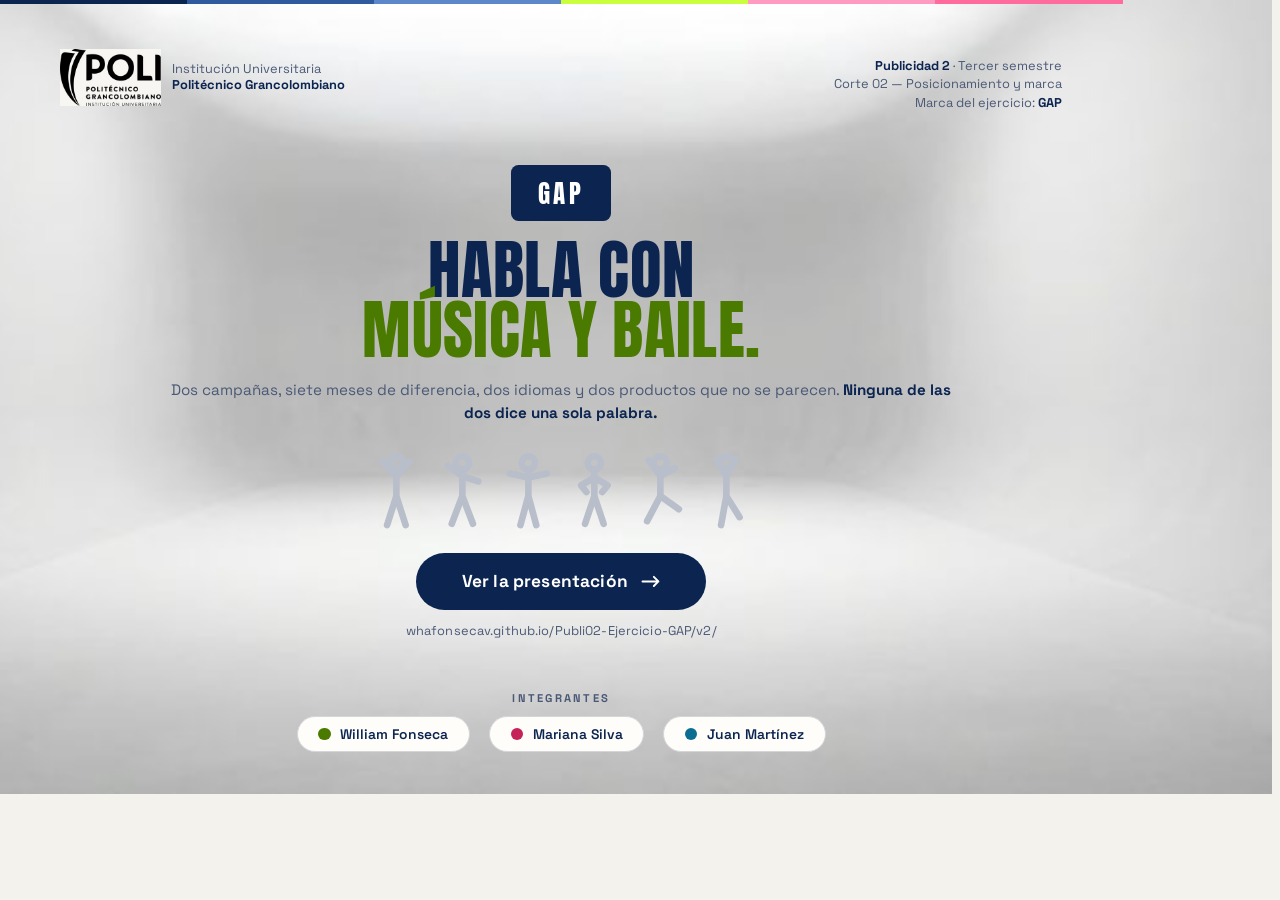
<file: pdf/portada.html>
<!DOCTYPE html>
<html lang="es">
<head>
<meta charset="UTF-8">
<title>GAP · Posicionamiento de marca · Publicidad 2</title>
<!-- Las fuentes van incrustadas en el archivo: el PDF no depende de internet -->
<link rel="stylesheet" href="fuentes.css">
<style>
  /* Sin transparencias ni sombras: todo color plano, para que cualquier
     lector de PDF lo dibuje de una sola pasada y abra al instante. */
  @page { size: A4 landscape; margin: 0 }
  *{margin:0;padding:0;box-sizing:border-box;
    -webkit-print-color-adjust:exact;print-color-adjust:exact}

  :root{
    --tinta:#0B2450;
    --tinta-2:#4A5975;
    --lime-d:#4A7A00;
    --linea:#D4D6DA;
    --papel:#FFFDFA;
  }

  html,body{width:297mm;height:210mm}
  body{
    font-family:'Space Grotesk',Arial,sans-serif;
    color:var(--tinta);
    background:url("fondo.jpg") center 44% / cover no-repeat #F4F2ED;
    display:flex; flex-direction:column;
    padding:13mm 16mm 11mm;
    position:relative; overflow:hidden;
  }

  /* la cinta de color, en bloques planos */
  .strip{position:absolute;top:0;left:0;right:0;height:4px;display:flex}
  .strip i{flex:1}
  .strip i:nth-child(1){background:#0B2450}
  .strip i:nth-child(2){background:#2F5A9E}
  .strip i:nth-child(3){background:#5C87C9}
  .strip i:nth-child(4){background:#CBFF3D}
  .strip i:nth-child(5){background:#FF9AC1}
  .strip i:nth-child(6){background:#FF6B9D}

  header{display:flex;justify-content:space-between;align-items:flex-start;gap:20px}
  .inst{display:flex;align-items:center;gap:11px}
  .inst img{height:15mm;width:auto}
  .inst div{font-size:9.6pt;line-height:1.3;color:var(--tinta-2);font-weight:500}
  .inst div b{display:block;color:var(--tinta);font-weight:700}
  .crs{text-align:right;font-size:9.6pt;line-height:1.45;color:var(--tinta-2);
    font-weight:500;padding-top:2mm}
  .crs b{color:var(--tinta);font-weight:700}

  main{flex:1;display:flex;flex-direction:column;align-items:center;
    justify-content:center;text-align:center}
  .gapbox{display:inline-block;background:var(--tinta);color:#fff;
    font-family:'Anton',Arial,sans-serif;font-size:19pt;letter-spacing:.14em;
    padding:2.4mm 7mm;border-radius:2mm;margin-bottom:5mm}
  h1{font-family:'Anton',Arial,sans-serif;font-weight:400;line-height:.92;
    font-size:49pt;letter-spacing:.005em;color:var(--tinta);text-transform:uppercase}
  h1 .l2{color:var(--lime-d)}
  .tag{margin-top:5mm;font-size:11.4pt;line-height:1.5;color:var(--tinta-2);max-width:210mm}
  .tag b{color:var(--tinta);font-weight:700}

  .dancers{display:flex;align-items:flex-end;justify-content:center;gap:2.5mm;
    margin:7mm 0 6mm;color:#B9BECB}
  .dancers svg{width:15mm;height:21mm;stroke:currentColor;fill:none;
    stroke-width:5;stroke-linecap:round;stroke-linejoin:round}

  .cta{display:inline-flex;align-items:center;gap:3.5mm;text-decoration:none;
    background:var(--tinta);color:#fff;border-radius:99mm;
    padding:4.6mm 12mm;font-size:13pt;font-weight:700;letter-spacing:.01em}
  /* la flecha va dibujada, no como carácter: ninguna fuente la convierte en Type3 */
  .cta svg{width:5.2mm;height:3.4mm;stroke:#fff;fill:none;stroke-width:2.6;
    stroke-linecap:round;stroke-linejoin:round}
  .url{margin-top:3.2mm;font-size:9.6pt;color:var(--tinta-2);letter-spacing:.01em}
  .url a{color:var(--tinta-2);text-decoration:none}

  footer{display:flex;flex-direction:column;align-items:center;gap:3mm}
  .eq-lab{font-size:8.4pt;letter-spacing:.2em;text-transform:uppercase;
    font-weight:700;color:var(--tinta-2)}
  .team{display:flex;justify-content:center;gap:5mm;flex-wrap:wrap}
  .who{display:inline-flex;align-items:center;gap:2.6mm;
    background:var(--papel);border:1px solid var(--linea);
    border-radius:99mm;padding:2.1mm 5.5mm;font-size:10.4pt;
    font-weight:600;color:var(--tinta)}
  .who .av{width:3.2mm;height:3.2mm;border-radius:50%;display:inline-block;flex:none}
</style>
</head>
<body>
<div class="strip"><i></i><i></i><i></i><i></i><i></i><i></i></div>

<header>
  <div class="inst">
    <img src="logo.jpg" alt="Politécnico Grancolombiano">
    <div>Institución Universitaria<b>Politécnico Grancolombiano</b></div>
  </div>
  <div class="crs">
    <b>Publicidad 2</b> · Tercer semestre<br>
    Corte 02 — Posicionamiento y marca<br>
    Marca del ejercicio: <b>GAP</b>
  </div>
</header>

<main>
  <span class="gapbox">GAP</span>
  <h1>HABLA CON<br><span class="l2">MÚSICA Y BAILE.</span></h1>
  <p class="tag">Dos campañas, siete meses de diferencia, dos idiomas y dos productos que no se parecen.
    <b>Ninguna de las dos dice una sola palabra.</b></p>

  <div class="dancers">
    <svg viewBox="0 0 40 60"><circle cx="20" cy="9" r="5"/><path d="M20 14V34M20 19L10 8M20 19L30 8M20 34L13 56M20 34L27 56"/></svg>
    <svg viewBox="0 0 40 60"><circle cx="20" cy="9" r="5"/><path d="M20 14V34M20 19L9 11M20 19L32 23M20 34L12 55M20 34L28 55"/></svg>
    <svg viewBox="0 0 40 60"><circle cx="20" cy="9" r="5"/><path d="M20 14V34M20 20L6 17M20 20L34 17M20 34L14 56M20 34L26 56"/></svg>
    <svg viewBox="0 0 40 60"><circle cx="20" cy="9" r="5"/><path d="M20 14V34M20 20L10 26L14 31M20 20L30 26L26 31M20 34L13 55M20 34L27 55"/></svg>
    <svg viewBox="0 0 40 60"><circle cx="20" cy="9" r="5"/><path d="M20 14V34M20 19L11 7M20 19L31 13M20 34L10 53M20 34L34 44"/></svg>
    <svg viewBox="0 0 40 60"><circle cx="20" cy="9" r="5"/><path d="M20 14V34M20 19L13 6M20 19L27 6M20 34L16 56M20 34L30 50"/></svg>
  </div>

  <a class="cta" href="https://whafonsecav.github.io/Publi02-Ejercicio-GAP/v2/">
    Ver la presentación <svg viewBox="0 0 26 16"><path d="M2 8h21M17 2l6 6-6 6"/></svg></a>
  <p class="url"><a href="https://whafonsecav.github.io/Publi02-Ejercicio-GAP/v2/">whafonsecav.github.io/Publi02-Ejercicio-GAP/v2/</a></p>
</main>

<footer>
  <span class="eq-lab">Integrantes</span>
  <div class="team">
    <span class="who"><span class="av" style="background:#4A7A00"></span>William Fonseca</span>
    <span class="who"><span class="av" style="background:#C42259"></span>Mariana Silva</span>
    <span class="who"><span class="av" style="background:#0A6E92"></span>Juan Martínez</span>
  </div>
</footer>
</body>
</html>
</file>
<file: css/style.css>
/* ═══════════════════════════════════════════════════════════════
   GAP × BETTER IN DENIM · Publicidad 2 · Politécnico Grancolombiano
   Azules de GAP + sistema web propio con acentos Y2K.
   Anton (titulares) + Space Grotesk (texto). Todo a tamaño grande.
   ═══════════════════════════════════════════════════════════════ */

@import url('https://fonts.googleapis.com/css2?family=Anton&family=Space+Grotesk:wght@300;400;500;600;700&display=swap');

:root{
  --ink:#050C1A; --navy:#0B2450; --denim:#2F5A9E; --denim2:#5C87C9;
  --wash:#A8C4E8; --wash2:#D6E4F5; --paper:#F4F6FB;
  --lime:#CBFF3D; --pink:#FF5C93; --thread:#FF9A2E; --cyan:#4DE2FF;
  --ff-d:'Anton',Impact,'Arial Black',sans-serif;
  --ff:'Space Grotesk',-apple-system,'Segoe UI',system-ui,sans-serif;
  --k:1; --W:1600px; --H:900px; --navh:56px; --bar:2.048s;
}

*,*::before,*::after{box-sizing:border-box}
body{margin:0;font-family:var(--ff);background:var(--ink);color:var(--paper);
  -webkit-font-smoothing:antialiased;overflow:hidden}
img{max-width:100%;display:block}
h1,h2,h3,h4,p,ul,ol{margin:0}
ul{list-style:none;padding:0}
button{font-family:inherit;cursor:pointer}
a{color:inherit}
svg{display:block}

/* ══ El lienzo: 1600 × 956 escalado a cualquier pantalla ══ */
.fit{position:fixed;top:0;left:0;width:100vw;height:100vh;width:100dvw;height:100dvh;
  display:flex;align-items:center;justify-content:center;overflow:hidden;background:#050C1A}
.stage{position:relative;flex:none;width:var(--W);height:calc(var(--H) + var(--navh));
  transform:scale(var(--k));transform-origin:center center}

/* En un teléfono o tableta en vertical, se gira para que siempre se vea horizontal */
@media (orientation:portrait) and (pointer:coarse){
  .fit{width:100vh;height:100vw;width:100dvh;height:100dvw;right:auto;bottom:auto;
    transform-origin:0 0;transform:rotate(90deg) translate(0,-100vw);
    transform:rotate(90deg) translate(0,-100dvw)}
}

/* ══ Estructura ═══════════════════════════════════════════ */
.app{width:100%;height:100%;display:flex;flex-direction:column}
.viewport{flex:1;min-height:0;position:relative;overflow:hidden}
.deck{height:100%;overflow-y:scroll;overflow-x:hidden;scroll-snap-type:y mandatory}
.deck::-webkit-scrollbar{width:0}
.slide{position:relative;scroll-snap-align:start;scroll-snap-stop:always;height:100%;width:100%;
  overflow:hidden;display:flex;align-items:center;justify-content:center}
.slide > .inner{position:relative;z-index:3;flex:none;width:var(--W);height:var(--H);
  padding:42px 56px;display:flex;flex-direction:column;justify-content:center}

.bg-a{background:radial-gradient(120% 90% at 10% 0%,#14336B 0%,#0B2450 45%,#061224 100%)}
.bg-b{background:radial-gradient(110% 100% at 90% 10%,#16386F 0%,#0A1E42 50%,#050C1A 100%)}
.bg-c{background:linear-gradient(160deg,#F4F6FB 0%,#DDE6F5 100%);color:var(--ink)}
.bg-d{background:radial-gradient(120% 90% at 50% 120%,#1B4380 0%,#0B2450 55%,#050C1A 100%)}

.tw::before{content:'';position:absolute;inset:0;z-index:0;pointer-events:none;
  background-image:repeating-linear-gradient(45deg,rgba(255,255,255,.035) 0 1px,transparent 1px 5px)}
.bg-c.tw::before{background-image:repeating-linear-gradient(45deg,rgba(11,36,80,.05) 0 1px,transparent 1px 5px)}
.blob{position:absolute;z-index:0;pointer-events:none;border-radius:50%;filter:blur(90px)}
.blob.l{width:620px;height:520px;background:var(--lime);opacity:.10;left:-150px;top:-140px}
.blob.p{width:560px;height:480px;background:var(--pink);opacity:.12;right:-140px;bottom:-160px}
.bg-c .blob.l{opacity:.22}.bg-c .blob.p{opacity:.14}
.strip{position:absolute;left:0;right:0;top:0;height:6px;z-index:6;display:flex}
.strip i{flex:1;transform:scaleX(0);transform-origin:left}
.on .strip i{animation:sx .45s cubic-bezier(.2,1,.3,1) forwards}
@keyframes sx{to{transform:scaleX(1)}}
.strip i:nth-child(1){animation-delay:.03s}.strip i:nth-child(2){animation-delay:.07s}
.strip i:nth-child(3){animation-delay:.11s}.strip i:nth-child(4){animation-delay:.15s}
.strip i:nth-child(5){animation-delay:.19s}.strip i:nth-child(6){animation-delay:.23s}
.strip i:nth-child(7){animation-delay:.27s}.strip i:nth-child(8){animation-delay:.31s}
.strip i:nth-child(9){animation-delay:.35s}.strip i:nth-child(10){animation-delay:.39s}

/* ══ Iconos ═══════════════════════════════════════════════ */
.ic{width:1em;height:1em;stroke:currentColor;fill:none;stroke-width:1.7;
  stroke-linecap:round;stroke-linejoin:round;flex:none}
.ic-box{width:52px;height:52px;border-radius:16px;display:grid;place-items:center;font-size:27px;flex:none}

/* ══ Cabeceras ════════════════════════════════════════════ */
.kicker{display:inline-flex;align-items:center;gap:11px;padding:8px 18px 8px 12px;border-radius:40px;
  background:rgba(255,255,255,.08);border:1px solid rgba(255,255,255,.18);
  font-size:13px;font-weight:700;letter-spacing:.14em;text-transform:uppercase}
.bg-c .kicker{background:rgba(11,36,80,.07);border-color:rgba(11,36,80,.16)}
.kicker .dot{width:25px;height:25px;border-radius:50%;background:var(--lime);color:var(--ink);
  display:grid;place-items:center;font-family:var(--ff-d);font-size:14px;
  animation:pulse var(--bar) ease-out infinite}
@keyframes pulse{0%{box-shadow:0 0 0 0 rgba(203,255,61,.55)}55%,100%{box-shadow:0 0 0 12px rgba(203,255,61,0)}}

h2.big{font-family:var(--ff-d);font-size:82px;line-height:.92;text-transform:uppercase;margin:14px 0 10px}
h2.big .hl{color:var(--lime)}
.bg-c h2.big .hl{color:var(--denim)}
.sub{font-size:22px;line-height:1.42;max-width:100ch;color:rgba(244,246,251,.82)}
.bg-c .sub{color:rgba(5,12,26,.75)}
.sub b{color:var(--paper);font-weight:700}
.bg-c .sub b{color:var(--ink)}

/* Aviso de método */
.warn{display:inline-flex;align-items:center;gap:11px;padding:11px 20px;border-radius:40px;
  border:1.5px dashed var(--thread);color:var(--thread);font-size:15px;font-weight:600}
.warn .ic{font-size:19px}
.bg-c .warn{color:#C46A00;border-color:#C46A00}

/* ══ Tarjeta base ═════════════════════════════════════════ */
.card{position:relative;border-radius:20px;padding:24px 26px;
  background:rgba(255,255,255,.06);border:1px solid rgba(255,255,255,.13);
  transition:transform .28s cubic-bezier(.2,1,.3,1),border-color .28s}
.bg-c .card{background:#fff;border-color:rgba(11,36,80,.1);box-shadow:0 14px 34px -26px rgba(11,36,80,.6)}
.card:hover{transform:translateY(-4px);border-color:rgba(203,255,61,.5)}
.card h4{font-size:13px;letter-spacing:.14em;text-transform:uppercase;font-weight:700;
  color:var(--lime);margin-bottom:12px;display:flex;align-items:center;gap:9px}
.bg-c .card h4{color:var(--denim)}
.card h4 .ic{font-size:17px}
.card p{font-size:18px;line-height:1.45}
.card .xs{font-size:15.5px;opacity:.78;line-height:1.42}

/* ══ Portada ══════════════════════════════════════════════ */
.cov > .inner{justify-content:space-between}
.cov-top{display:flex;justify-content:space-between;align-items:flex-start;gap:24px}
.inst{display:flex;align-items:center;gap:16px}
.inst img{height:60px;width:auto}
.inst div{font-size:13px;letter-spacing:.16em;text-transform:uppercase;font-weight:600;line-height:1.7;color:var(--wash)}
.crs{text-align:right;font-size:13px;letter-spacing:.16em;text-transform:uppercase;font-weight:600;line-height:1.85;color:var(--wash)}
.gapbox{display:inline-flex;background:#fff;color:var(--navy);padding:11px 28px;border-radius:5px;
  font-family:var(--ff-d);font-size:44px;letter-spacing:.14em;text-indent:.14em;line-height:1.1;
  animation:gp var(--bar) ease-out infinite}
@keyframes gp{0%{box-shadow:0 0 0 0 rgba(203,255,61,.5)}50%,100%{box-shadow:0 0 0 22px rgba(203,255,61,0)}}
.cov h1{font-family:var(--ff-d);font-size:172px;line-height:.82;text-transform:uppercase;margin-top:18px}
.cov h1 .l2{color:var(--lime)}
.cov .tag{margin-top:22px;font-size:23px;color:var(--wash2);max-width:74ch}
.cov .tag b{color:#fff}
.cov-bot{display:flex;justify-content:space-between;align-items:flex-end;gap:30px}
.team{display:flex;gap:14px}
.who{display:flex;align-items:center;gap:12px;padding:10px 22px 10px 11px;border-radius:40px;
  background:rgba(255,255,255,.08);border:1px solid rgba(255,255,255,.16)}
.who .av{width:36px;height:36px;border-radius:50%;display:grid;place-items:center;
  font-family:var(--ff-d);font-size:16px;color:var(--ink)}
.who span{font-size:17px;font-weight:600}
.hint{font-size:13px;letter-spacing:.14em;text-transform:uppercase;color:var(--denim2);display:flex;align-items:center;gap:8px}
.hint b{color:var(--lime)}

.mq{position:relative;overflow:hidden;z-index:4;padding:11px 0;
  border-top:1px solid rgba(255,255,255,.14);border-bottom:1px solid rgba(255,255,255,.14)}
.mq .run{display:flex;width:max-content;animation:run 30s linear infinite}
.mq .run span{font-family:var(--ff-d);font-size:25px;padding:0 24px;white-space:nowrap;
  text-transform:uppercase;color:var(--wash)}
.mq .run span.a{color:var(--lime)}
.mq .run span::after{content:'✱';font-size:14px;margin-left:24px;color:var(--pink);vertical-align:middle}
@keyframes run{from{transform:translateX(0)}to{transform:translateX(-50%)}}

.dancers{display:flex;align-items:flex-end;gap:3px;pointer-events:none}
.dancers svg{width:70px;height:100px;stroke:currentColor;fill:none;stroke-width:5;
  stroke-linecap:round;stroke-linejoin:round;transform-origin:bottom center;
  animation:dnc var(--bar) ease-in-out infinite}
.dancers svg:nth-child(2){animation-delay:.12s}.dancers svg:nth-child(3){animation-delay:.24s}
.dancers svg:nth-child(4){animation-delay:.36s}.dancers svg:nth-child(5){animation-delay:.48s}
.dancers svg:nth-child(6){animation-delay:.60s}.dancers svg:nth-child(7){animation-delay:.72s}
@keyframes dnc{0%,100%{transform:translateY(0) rotate(0)}25%{transform:translateY(-10px) rotate(-3deg)}
  50%{transform:translateY(0) rotate(0)}75%{transform:translateY(-6px) rotate(3deg)}}

/* ══ Pestañas ═════════════════════════════════════════════ */
.tabs{display:flex;gap:10px;flex-wrap:wrap}
.tabs button{display:inline-flex;align-items:center;gap:10px;padding:13px 22px;border-radius:40px;
  border:1px solid rgba(255,255,255,.2);background:rgba(255,255,255,.06);color:inherit;
  font-size:16px;font-weight:600;transition:.25s}
.bg-c .tabs button{border-color:rgba(11,36,80,.16);background:#fff}
.tabs button .ic{font-size:19px}
.tabs button:hover{border-color:var(--lime);transform:translateY(-2px)}
.tabs button.on{background:var(--lime);color:var(--ink);border-color:var(--lime)}
.panes{position:relative;flex:1;min-height:0}
.pane{position:absolute;inset:0;opacity:0;visibility:hidden;transform:translateY(14px);
  transition:opacity .4s cubic-bezier(.2,1,.3,1),transform .4s cubic-bezier(.2,1,.3,1),visibility .4s}
.pane.on{opacity:1;visibility:visible;transform:none}

.num{font-family:var(--ff-d);font-size:104px;line-height:.85;color:var(--lime)}
.bg-c .num{color:var(--denim)}
.num.sm{font-size:64px}
.lbl{font-size:13px;letter-spacing:.14em;text-transform:uppercase;font-weight:700;opacity:.78;margin-top:10px}

/* ══ Leyendas / filtros ═══════════════════════════════════ */
.legend{display:flex;gap:11px;flex-wrap:wrap}
.legend button{display:inline-flex;align-items:center;gap:10px;padding:11px 20px;border-radius:40px;
  border:1.5px solid currentColor;background:transparent;font-size:14px;font-weight:700;
  letter-spacing:.08em;text-transform:uppercase;transition:.25s}
.legend button .sw{width:12px;height:12px;border-radius:50%;background:currentColor}
.legend button:hover{transform:translateY(-2px)}
.legend button.off{opacity:.28}
.g-fab{color:var(--lime)}.g-tec{color:var(--cyan)}.g-int{color:var(--pink)}
.g-fun{color:var(--lime)}.g-emo{color:var(--pink)}.g-exp{color:var(--thread)}.g-soc{color:var(--cyan)}
.g-id{color:var(--lime)}.g-per{color:var(--cyan)}.g-mer{color:var(--thread)}.g-pro{color:var(--pink)}
.bg-c .g-fab,.bg-c .g-fun,.bg-c .g-id{color:#3D8B00}
.bg-c .g-tec,.bg-c .g-soc,.bg-c .g-per{color:#0E7FA8}
.bg-c .g-int,.bg-c .g-emo,.bg-c .g-pro{color:#D62E67}
.bg-c .g-exp,.bg-c .g-mer{color:#C46A00}

/* ══ Píldoras de atributos (clicables) ════════════════════ */
.pills{display:flex;flex-wrap:wrap;gap:13px;align-items:center;justify-content:center;align-content:center}
.pill{display:inline-flex;align-items:center;gap:11px;padding:15px 24px;border-radius:40px;
  border:1.5px solid currentColor;background:color-mix(in srgb,currentColor 12%,transparent);
  font-size:19px;font-weight:600;white-space:nowrap;cursor:pointer;
  opacity:0;transform:scale(.6) translateY(12px);
  transition:opacity .45s cubic-bezier(.3,1.5,.6,1),transform .45s cubic-bezier(.3,1.5,.6,1),filter .25s}
.on .pill{opacity:1;transform:none}
.pill .ic{font-size:21px}
.pill::after{content:'+';margin-left:3px;width:22px;height:22px;border-radius:50%;
  border:1.5px solid currentColor;display:grid;place-items:center;font-size:15px;
  font-weight:400;line-height:1;opacity:.6;transition:.25s}
.pill:hover{filter:brightness(1.3);transform:translateY(-4px) scale(1.04)}
.pill:hover::after{background:currentColor;color:var(--ink);opacity:1;transform:rotate(90deg)}
.pill.dim{opacity:.14!important;filter:grayscale(1);pointer-events:none}

/* ══ Necesidad → Beneficio ════════════════════════════════ */
.needs{display:grid;grid-template-columns:repeat(2,1fr);gap:12px}
.need{display:grid;grid-template-columns:1fr 30px 1.08fr;align-items:center;gap:16px;
  padding:18px 22px;border-radius:18px;border:1px solid rgba(255,255,255,.13);
  background:rgba(255,255,255,.05);opacity:0;transform:translateY(14px);
  transition:opacity .5s cubic-bezier(.2,1,.3,1),transform .5s cubic-bezier(.2,1,.3,1),border-color .25s}
.bg-c .need{background:#fff;border-color:rgba(11,36,80,.1)}
.on .need{opacity:1;transform:none}
.need:hover{border-color:currentColor}
.need .n-q{font-size:17px;line-height:1.32;font-style:italic;opacity:.82}
.need .n-a{display:flex;align-items:center;gap:13px}
.need .n-a .ic{font-size:26px}
.need .n-a b{font-size:19px;font-weight:700;line-height:1.2;display:block}
.need .n-a b i{display:block;font-style:normal;font-weight:400;font-size:14.5px;opacity:.78;margin-top:5px;line-height:1.35}
.need .arw{font-size:22px;text-align:center;font-weight:700}
.need.dim{opacity:.14!important;filter:grayscale(1)}

/* ══ Creencias ════════════════════════════════════════════ */
.beliefs{display:grid;grid-template-columns:repeat(4,1fr);gap:15px}
.belief{border-radius:20px;padding:20px 22px;border:1px solid rgba(255,255,255,.13);
  background:rgba(255,255,255,.05);opacity:0;transform:translateY(16px);
  transition:opacity .5s cubic-bezier(.2,1,.3,1),transform .5s cubic-bezier(.2,1,.3,1),border-color .25s}
.bg-c .belief{background:#fff;border-color:rgba(11,36,80,.1)}
.on .belief{opacity:1;transform:none}
.belief:hover{border-color:currentColor;transform:translateY(-4px)}
.belief .hd{display:flex;align-items:center;gap:10px;margin-bottom:12px}
.belief .hd .ic{font-size:24px}
.belief .hd span{font-size:12px;letter-spacing:.14em;text-transform:uppercase;font-weight:700}
.belief b{display:block;font-size:21px;line-height:1.2;margin-bottom:12px}
.belief .mirror{display:flex;gap:9px;align-items:flex-start;font-size:16px;line-height:1.35;
  padding-top:12px;border-top:1px dashed currentColor;color:rgba(244,246,251,.92)}
.bg-c .belief .mirror{color:rgba(5,12,26,.8)}
.belief .mirror .ic{font-size:18px;margin-top:2px}
.belief.dim{opacity:.14!important;filter:grayscale(1)}

/* ══ Remate ═══════════════════════════════════════════════ */
.punch{display:flex;align-items:center;gap:18px;padding:18px 26px;border-radius:18px;
  background:linear-gradient(100deg,rgba(203,255,61,.17),rgba(203,255,61,.03));
  border:1.5px solid rgba(203,255,61,.45)}
.bg-c .punch{background:linear-gradient(100deg,rgba(203,255,61,.3),rgba(203,255,61,.06));border-color:rgba(100,150,0,.4)}
.punch .ic-box{background:var(--lime);color:var(--ink);width:46px;height:46px;border-radius:14px;font-size:24px}
.punch p{font-size:25px;line-height:1.28;font-weight:500}
.punch p b{font-weight:700}

/* ══ Video ════════════════════════════════════════════════ */
.vwrap{position:relative;border-radius:18px;overflow:hidden;background:#000;
  border:1px solid rgba(255,255,255,.18);box-shadow:0 40px 90px -46px #000}
.vwrap iframe,.vwrap > div{display:block;width:100%;aspect-ratio:16/9;border:0}
.chips{display:flex;gap:10px;flex-wrap:wrap;margin-top:14px}
.chips button{display:inline-flex;align-items:center;gap:9px;padding:11px 18px;border-radius:40px;
  border:1px solid rgba(255,255,255,.22);background:rgba(255,255,255,.06);color:inherit;
  font-size:15px;font-weight:600;transition:.22s}
.chips button:hover{border-color:var(--lime);transform:translateY(-2px)}
.chips button.on{background:var(--lime);color:var(--ink);border-color:var(--lime)}
.chips button i{font-family:var(--ff-d);font-style:normal;font-size:16px}
.moment{margin-top:13px;min-height:56px;display:flex;align-items:center;gap:13px;
  padding:14px 18px;border-radius:14px;background:rgba(203,255,61,.10);
  border:1px dashed rgba(203,255,61,.45);font-size:17px;line-height:1.35}
.moment .ic{font-size:23px;color:var(--lime)}
.crew li{display:flex;align-items:center;gap:13px;margin-bottom:13px}
.crew li:last-child{margin-bottom:0}
.crew b{font-size:17px;display:block}
.crew .xs{font-size:14.5px;opacity:.76;line-height:1.3;margin-top:2px}

/* ══ Barra de navegación ══════════════════════════════════ */
.nav{flex:none;height:var(--navh);background:#030913;border-top:1px solid rgba(255,255,255,.1);
  display:flex;align-items:center;gap:16px;padding:0 18px;position:relative;z-index:50}
.nav .pl{position:absolute;top:0;left:0;height:2px;background:var(--lime);width:0;transition:width .35s}
.nav-id{display:flex;align-items:center;gap:10px;min-width:270px}
.nav-id .n{font-family:var(--ff-d);font-size:21px;color:var(--lime)}
.nav-id .t{font-size:12.5px;letter-spacing:.12em;text-transform:uppercase;color:rgba(244,246,251,.78);font-weight:600}
.nav-dots{flex:1;display:flex;justify-content:center;gap:6px}
.nav-dots button{width:24px;height:4px;padding:0;border:0;border-radius:2px;background:rgba(255,255,255,.2);transition:.25s}
.nav-dots button:hover{background:rgba(255,255,255,.45)}
.nav-dots button.on{background:var(--lime);width:44px}
.nav-c{display:flex;align-items:center;gap:8px;min-width:270px;justify-content:flex-end}
.nav-c span{font-size:11px;letter-spacing:.12em;text-transform:uppercase;color:rgba(244,246,251,.45);margin-right:4px}
.nav-c button{width:34px;height:34px;display:grid;place-items:center;border-radius:50%;
  border:1px solid rgba(255,255,255,.22);background:transparent;color:rgba(244,246,251,.85);
  font-size:15px;transition:.2s}
.nav-c button:hover:not(:disabled){background:var(--lime);border-color:var(--lime);color:var(--ink)}
.nav-c button:disabled{opacity:.25;cursor:default}

/* ══ Modales ══════════════════════════════════════════════ */
.mroot{position:absolute;inset:0;z-index:200;pointer-events:none}
.scrim{position:absolute;inset:0;background:rgba(3,9,19,.88);backdrop-filter:blur(8px);opacity:0;transition:opacity .3s}
.scrim.on{opacity:1;pointer-events:auto}
.modal{position:absolute;inset:0;display:flex;align-items:center;justify-content:center;padding:26px;
  opacity:0;visibility:hidden;transition:opacity .3s,visibility .3s}
.modal.on{opacity:1;visibility:visible;pointer-events:auto}
.modal .panel{position:relative;flex:none;width:1180px;max-height:820px;border-radius:24px;
  overflow:hidden;background:radial-gradient(120% 90% at 10% 0%,#153873 0%,#0A1E42 55%,#061224 100%);
  border:1px solid rgba(255,255,255,.14);display:flex;flex-direction:column;
  box-shadow:0 60px 140px -50px #000;transform:translateY(24px) scale(.97);opacity:0;
  transition:transform .44s cubic-bezier(.2,1,.3,1),opacity .36s}
.modal.on .panel{transform:none;opacity:1}
.modal .panel::before{content:'';position:absolute;left:0;right:0;top:0;height:5px;z-index:5;
  background:linear-gradient(90deg,#16294A,#2E4E7B,#5E85BE,#BCD0E8,#CBFF3D,#FF5C93)}
.modal .mh{flex:none;display:flex;justify-content:space-between;align-items:center;gap:22px;padding:26px 32px 16px}
.modal .mh h3{font-family:var(--ff-d);font-size:40px;line-height:1;text-transform:uppercase}
.modal .mh h3 .hl{color:var(--gc,var(--lime))}
.modal .mh p{font-size:16px;color:var(--wash);margin-top:8px}
.xbtn{flex:none;width:42px;height:42px;border-radius:50%;background:transparent;
  border:1px solid rgba(255,255,255,.26);color:#fff;font-size:18px;display:grid;place-items:center;transition:.2s}
.xbtn:hover{background:var(--lime);border-color:var(--lime);color:var(--ink);transform:rotate(90deg)}
.modal .mb{flex:1;min-height:0;overflow-y:auto;padding:4px 32px 26px}
.modal .mb::-webkit-scrollbar{width:7px}
.modal .mb::-webkit-scrollbar-thumb{background:rgba(255,255,255,.18);border-radius:4px}
.modal .mf{flex:none;padding:13px 32px;border-top:1px solid rgba(255,255,255,.1);
  font-size:12px;letter-spacing:.12em;text-transform:uppercase;color:rgba(244,246,251,.45);
  display:flex;justify-content:space-between}
.more{display:inline-flex;align-items:center;gap:10px;padding:13px 24px;border-radius:40px;
  border:1.5px solid var(--lime);background:transparent;color:var(--lime);
  font-size:13.5px;font-weight:700;letter-spacing:.12em;text-transform:uppercase;transition:.25s}
.more:hover{background:var(--lime);color:var(--ink);transform:translateY(-2px)}
.more .ic{font-size:18px}

/* Modal de atributo */
.atr-head{display:flex;align-items:center;gap:18px;margin-bottom:22px}
.atr-head .ring{width:84px;height:84px;border-radius:26px;display:grid;place-items:center;
  font-size:42px;border:2px solid currentColor;background:color-mix(in srgb,currentColor 14%,transparent)}
.atr-head .bdg{display:inline-flex;align-items:center;gap:8px;padding:7px 15px;border-radius:40px;
  border:1.5px solid currentColor;font-size:12.5px;font-weight:700;letter-spacing:.12em;text-transform:uppercase}
.atr-head h4{font-family:var(--ff-d);font-size:44px;line-height:1;text-transform:uppercase;color:#fff;margin-top:11px}
.atr-grid{display:grid;grid-template-columns:1fr 1fr;gap:18px}
.atr-box{border-radius:18px;padding:22px 24px;background:rgba(255,255,255,.06);border:1px solid rgba(255,255,255,.13)}
.atr-box .t{display:flex;align-items:center;gap:9px;font-size:13px;letter-spacing:.14em;
  text-transform:uppercase;font-weight:700;margin-bottom:12px}
.atr-box p{font-size:20px;line-height:1.4}
.atr-box p b{color:#fff}
.atr-viz{margin-top:18px;border-radius:18px;padding:20px;background:rgba(255,255,255,.04);
  border:1px dashed rgba(255,255,255,.18);display:flex;align-items:center;gap:24px}
.atr-viz .cap{font-size:15.5px;line-height:1.4;opacity:.85}

/* ══ Carrusel ═════════════════════════════════════════════ */
.car-win{overflow:hidden;border-radius:20px}
.car-track{display:flex;transition:transform .6s cubic-bezier(.2,1,.3,1)}
.car-it{flex:0 0 100%;padding:2px}
.car-cd{display:grid;grid-template-columns:250px 1fr;gap:32px;align-items:center;padding:34px 36px;
  min-height:300px;border-radius:20px;background:rgba(255,255,255,.06);border:1px solid rgba(255,255,255,.14)}
.car-cd .yr{font-family:var(--ff-d);font-size:100px;line-height:.85;color:var(--lime)}
.car-cd .yr small{display:block;font-family:var(--ff);font-size:12.5px;letter-spacing:.16em;
  text-transform:uppercase;font-weight:700;color:var(--wash);margin-top:11px}
.car-cd h4{font-family:var(--ff-d);font-size:38px;line-height:1.02;text-transform:uppercase;margin-bottom:14px}
.car-cd p{font-size:19px;line-height:1.48;color:var(--wash2)}
.car-cd p b{color:#fff}
.car-nav{display:flex;align-items:center;justify-content:space-between;margin-top:16px}
.car-dots{display:flex;gap:7px}
.car-dots button{width:28px;height:4px;border:0;border-radius:2px;background:rgba(255,255,255,.2);padding:0;transition:.25s}
.car-dots button.on{background:var(--lime);width:48px}
.car-btn{display:flex;gap:8px}
.car-btn button{width:44px;height:44px;border-radius:50%;background:transparent;
  border:1px solid rgba(255,255,255,.25);color:#fff;font-size:17px;display:grid;place-items:center;transition:.2s}
.car-btn button:hover:not(:disabled){background:var(--lime);border-color:var(--lime);color:var(--ink)}
.car-btn button:disabled{opacity:.25;cursor:default}
.car-ct{font-family:var(--ff-d);font-size:18px;color:var(--wash)}
.car-ct b{color:var(--lime)}

/* ══ Frase final ══════════════════════════════════════════ */
.quote > .inner{align-items:center;text-align:center}
.qt{max-width:1420px}
.qt p{font-size:30px;line-height:1.42;font-weight:400;color:var(--wash2);
  opacity:0;transform:translateY(18px);margin-bottom:.34em}
.on .qt p{opacity:1;transform:none;
  transition:opacity .8s cubic-bezier(.2,1,.3,1),transform .8s cubic-bezier(.2,1,.3,1)}
.on .qt p:nth-child(1){transition-delay:.12s}.on .qt p:nth-child(2){transition-delay:.34s}
.on .qt p:nth-child(3){transition-delay:.56s}.on .qt p:nth-child(4){transition-delay:.78s}
.qt p b{color:#fff;font-weight:700}
.qt .a{color:var(--lime);font-weight:600}
.qt .c{color:var(--cyan);font-weight:600}
.qt .p{color:var(--pink);font-weight:600}
.qt .qm{font-family:var(--ff-d);font-size:1.25em;color:var(--lime);vertical-align:-.08em}
.endline{font-family:var(--ff-d);font-size:94px;line-height:.95;text-transform:uppercase;
  position:relative;display:inline-block;z-index:1}
.endline .hl{color:var(--lime)}
.endline::after{content:'';position:absolute;left:-10px;right:-10px;bottom:.11em;height:17px;
  background:var(--pink);opacity:.5;z-index:-1;width:0;transition:width 1.1s cubic-bezier(.2,1,.3,1) 1.2s}
.on .endline::after{width:calc(100% + 20px)}
.qlegend{display:flex;gap:12px;justify-content:center}
.qlegend span{display:inline-flex;align-items:center;gap:8px;font-size:12.5px;letter-spacing:.12em;
  text-transform:uppercase;font-weight:700;padding:8px 16px;border-radius:40px;border:1.5px solid currentColor}
.thanks{font-family:var(--ff-d);font-size:158px;line-height:.9;text-transform:uppercase}
.thanks .hl{color:var(--lime)}

/* ══ Reveal ═══════════════════════════════════════════════ */
.rv{opacity:0;transform:translateY(18px);
  transition:opacity .58s cubic-bezier(.2,1,.3,1),transform .58s cubic-bezier(.2,1,.3,1)}
.on .rv{opacity:1;transform:none}
.on .rv:nth-child(1){transition-delay:.04s}.on .rv:nth-child(2){transition-delay:.12s}
.on .rv:nth-child(3){transition-delay:.20s}.on .rv:nth-child(4){transition-delay:.28s}
.on .rv:nth-child(5){transition-delay:.36s}.on .rv:nth-child(6){transition-delay:.44s}
.on .rv:nth-child(7){transition-delay:.52s}
h2.big .w,.cov h1 .w{display:inline-block}
h2.big .w > i,.cov h1 .w > i{display:inline-block;font-style:normal;opacity:0;transform:translateY(.3em);
  transition:opacity .6s cubic-bezier(.2,1,.3,1),transform .7s cubic-bezier(.19,1,.22,1)}
.on h2.big .w > i,.on h1 .w > i{opacity:1;transform:none}

@media (prefers-reduced-motion:reduce){
  *,*::before,*::after{animation-duration:.01ms!important;animation-iteration-count:1!important;
    transition-duration:.01ms!important}
}

/* ══ Impresión ════════════════════════════════════════════ */
@media print{
  @page{size:1600px 900px;margin:0}
  html,body{background:#fff;overflow:visible}
  .app{height:auto;display:block}.viewport{overflow:visible}
  .deck{height:auto;overflow:visible;scroll-snap-type:none}
  .slide{height:900px;width:1600px;page-break-after:always;break-after:page}
  .slide > .inner{transform:none!important}
  .rv,.pill,.need,.belief,.qt p{opacity:1!important;transform:none!important}
  h2.big .w > i,.cov h1 .w > i{opacity:1!important;transform:none!important}
  .strip i{transform:none!important}
  .endline::after{width:100%!important}
  .pane{position:relative;opacity:1;visibility:visible;transform:none}
  .pane:not(.on){display:none}
  .nav,.mroot,.hint{display:none!important}
  .blob{display:none}.mq .run{animation:none}
  *{-webkit-print-color-adjust:exact;print-color-adjust:exact}
}


/* ══ MATRIZ DE POSICIONAMIENTO (3 columnas) ═══════════════ */
.cols{display:grid;grid-template-columns:repeat(3,1fr);gap:20px;flex:1;min-height:0}
.col{display:flex;flex-direction:column;gap:12px}
.col-hd{display:flex;align-items:center;gap:15px;padding:15px 20px;border-radius:18px;
  border:1px solid color-mix(in srgb,currentColor 45%,transparent);
  background:linear-gradient(115deg,color-mix(in srgb,currentColor 28%,transparent),transparent)}
.col-hd .nm{width:48px;height:48px;border-radius:50%;display:grid;place-items:center;
  color:var(--ink);font-family:var(--ff-d);font-size:22px;flex:none}
.col-hd.g-fab .nm{background:var(--lime)}
.col-hd.g-tec .nm{background:var(--cyan)}
.col-hd.g-int .nm{background:var(--pink)}
.col-hd h3{font-family:var(--ff-d);font-size:26px;line-height:1;text-transform:uppercase;letter-spacing:.005em}
.col-hd .sb{font-size:13.5px;font-weight:600;opacity:.85;margin-top:5px;letter-spacing:.02em}
.el{position:relative;display:flex;align-items:center;gap:15px;padding:13px 42px 13px 14px;
  border-radius:15px;border:1px solid rgba(255,255,255,.12);overflow:hidden;
  background:linear-gradient(100deg,color-mix(in srgb,currentColor 13%,transparent),rgba(255,255,255,.03));
  cursor:pointer;opacity:0;transform:translateY(12px) scale(.96);
  transition:opacity .45s cubic-bezier(.3,1.3,.6,1),transform .45s cubic-bezier(.3,1.3,.6,1),
             box-shadow .22s,border-color .22s}
.el .ib{width:42px;height:42px;border-radius:13px;flex:none;display:grid;place-items:center;font-size:22px;
  background:color-mix(in srgb,currentColor 24%,transparent);color:currentColor}
.el::before{content:'';position:absolute;left:0;top:0;bottom:0;width:4px;background:currentColor;
  transform:scaleY(.25);transform-origin:center;transition:transform .28s cubic-bezier(.2,1,.3,1)}
.el:hover::before{transform:scaleY(1)}
.bg-c .el{background:linear-gradient(100deg,color-mix(in srgb,currentColor 14%,transparent),#fff);
  border-color:rgba(11,36,80,.1)}
.on .el{opacity:1;transform:none}
.el b{display:block;font-size:17.5px;font-weight:600;line-height:1.18;color:#fff}
.el i{display:block;font-style:normal;font-size:12.5px;line-height:1.26;
  opacity:.66;margin-top:4px;max-width:42ch}
.el:hover{transform:translateY(-3px);border-color:currentColor;box-shadow:0 16px 34px -18px rgba(0,0,0,.75)}
.el::after{content:'+';position:absolute;right:14px;top:50%;transform:translateY(-50%);
  width:24px;height:24px;border-radius:50%;border:1.5px solid currentColor;display:grid;
  place-items:center;font-size:16px;line-height:1;opacity:.55;transition:.22s}
.el:hover::after{background:currentColor;color:var(--ink);opacity:1;transform:translateY(-50%) rotate(90deg)}

.cols .arrw{position:absolute;font-size:28px;color:rgba(255,255,255,.35)}

/* Ficha de elemento */
.ef-head{display:flex;align-items:center;gap:20px;margin-bottom:22px}
.ef-head .ring{width:88px;height:88px;border-radius:28px;display:grid;place-items:center;font-size:44px;
  border:2px solid currentColor;background:color-mix(in srgb,currentColor 14%,transparent)}
.ef-head .bdg{display:inline-flex;align-items:center;gap:8px;padding:7px 16px;border-radius:40px;
  border:1.5px solid currentColor;font-size:13px;font-weight:700;letter-spacing:.12em;text-transform:uppercase}
.ef-head h4{font-family:var(--ff-d);font-size:42px;line-height:1.02;text-transform:uppercase;color:#fff;margin-top:11px}
.ef-box{border-radius:18px;padding:22px 26px;background:rgba(255,255,255,.06);
  border:1px solid rgba(255,255,255,.13);margin-bottom:16px}
.ef-box:last-child{margin-bottom:0}
.ef-box .t{display:flex;align-items:center;gap:10px;font-size:13px;letter-spacing:.13em;
  text-transform:uppercase;font-weight:700;margin-bottom:12px}
.ef-box p{font-size:21px;line-height:1.42}
.ef-box p b{color:#fff}

/* ══ FRASE — póster citado ════════════════════════════════ */
.poster{position:relative;border-radius:28px;padding:54px 74px;
  border:2px dashed rgba(255,154,46,.5);background:rgba(255,255,255,.035);max-width:1360px}
.poster::before,.poster::after{content:'';position:absolute;inset:11px;border-radius:20px;
  border:1px solid rgba(255,255,255,.1);pointer-events:none}
.poster::after{inset:auto;display:none}
.qmark{position:absolute;font-family:var(--ff-d);font-size:210px;line-height:.6;color:var(--lime);
  opacity:.22;user-select:none;pointer-events:none}
.qmark.a{top:16px;left:26px}
.qmark.b{bottom:-24px;right:26px}
.qtext{position:relative;z-index:2;font-size:31px;line-height:1.45;color:var(--wash2);text-align:left}
.qtext b{color:#fff;font-weight:700}
.qtext .a{color:var(--lime);font-weight:600}
.qtext .c{color:var(--cyan);font-weight:600}
.qtext .p{color:var(--pink);font-weight:600}
.qtext .seg{opacity:0;transition:opacity .7s cubic-bezier(.2,1,.3,1)}
.on .qtext .seg{opacity:1}
.qsig{font-family:var(--ff-d);font-size:74px;line-height:1;text-transform:uppercase;margin-top:26px;
  position:relative;display:inline-block;z-index:1}
.qsig .hl{color:var(--lime)}
.qsig::after{content:'';position:absolute;left:-12px;right:-12px;bottom:.1em;height:15px;
  background:var(--pink);opacity:.5;z-index:-1;width:0;transition:width 1.1s cubic-bezier(.2,1,.3,1) 1.4s}
.on .qsig::after{width:calc(100% + 24px)}
.qrow{display:flex;flex-direction:column;align-items:center;gap:0}


/* ══ LÁMINA DE LA CANCIÓN — dos reproductores ═════════════ */
.duo{display:grid;grid-template-columns:1fr 1fr;gap:22px}
.vp{position:relative;border-radius:22px;padding:17px 20px;
  border:1.5px solid currentColor;background:color-mix(in srgb,currentColor 8%,transparent)}
.vp .vbadge{display:inline-flex;align-items:center;gap:9px;padding:7px 14px;border-radius:40px;
  background:currentColor;color:var(--ink);font-size:12.5px;font-weight:700;
  letter-spacing:.13em;text-transform:uppercase;margin-bottom:12px}
.vp .vbadge .yr{font-family:var(--ff-d);font-size:17px;letter-spacing:0;line-height:1}
.vp .vrow{display:grid;grid-template-columns:378px 1fr;gap:18px;align-items:start}
.vp .frame{border-radius:14px;overflow:hidden;background:#000;border:1px solid rgba(255,255,255,.2);
  box-shadow:0 22px 50px -28px #000}
.vp .frame iframe{display:block;width:100%;aspect-ratio:16/9;border:0}
.vp .vcap{margin-top:9px;font-size:12.5px;letter-spacing:.08em;text-transform:uppercase;opacity:.65;
  display:flex;justify-content:space-between;gap:10px}
.vp .vcap a{color:inherit;text-decoration:none;border-bottom:1px dashed currentColor;padding-bottom:1px}
.vp .vcap a:hover{color:#fff}
.vhead{font-size:12.5px;letter-spacing:.14em;text-transform:uppercase;font-weight:700;margin-bottom:12px}
.vcrew{display:flex;flex-direction:column;gap:8px}
.vcrew li{display:flex;align-items:center;gap:11px}
.vcrew .cb{width:38px;height:38px;border-radius:12px;display:grid;place-items:center;font-size:20px;flex:none;
  background:color-mix(in srgb,currentColor 18%,transparent)}
.vcrew b{font-size:16.5px;display:block;color:#fff;line-height:1.15}
.vcrew i{font-style:normal;font-size:13.5px;opacity:.75;display:block;margin-top:2px;line-height:1.3}
.vstats{display:flex;gap:8px;margin-top:11px;flex-wrap:wrap}
.vstats span{display:inline-flex;align-items:baseline;gap:7px;padding:9px 15px;border-radius:40px;
  border:1px solid currentColor;background:color-mix(in srgb,currentColor 10%,transparent);font-size:14px}
.vstats span b{font-family:var(--ff-d);font-size:20px;line-height:1}
.vsay{margin-top:15px;padding:14px 17px;border-radius:14px;font-size:17px;line-height:1.38;
  background:color-mix(in srgb,currentColor 11%,transparent);border:1px dashed color-mix(in srgb,currentColor 55%,transparent)}
.vsay b{color:#fff}

.link{margin-top:16px;display:flex;align-items:center;gap:18px;padding:16px 22px;border-radius:18px;
  background:linear-gradient(100deg,rgba(203,255,61,.15),rgba(255,92,147,.08));
  border:1.5px solid rgba(203,255,61,.4)}
.link .lt{flex:none;font-size:12px;letter-spacing:.16em;text-transform:uppercase;font-weight:800;
  color:var(--lime);border-right:1.5px solid rgba(203,255,61,.5);padding-right:18px}
.link .chips2{display:flex;gap:8px;flex-wrap:wrap;flex:1}
.link .chips2 span{display:inline-flex;align-items:center;gap:8px;padding:8px 14px;border-radius:40px;
  border:1px solid rgba(255,255,255,.22);background:rgba(255,255,255,.06);font-size:14px;white-space:nowrap;
  opacity:0;transform:scale(.7)}
.on .link .chips2 span{opacity:1;transform:none;
  transition:opacity .45s cubic-bezier(.3,1.4,.6,1),transform .45s cubic-bezier(.3,1.4,.6,1)}
.link .chips2 span:nth-child(1){transition-delay:.35s}.link .chips2 span:nth-child(2){transition-delay:.44s}
.link .chips2 span:nth-child(3){transition-delay:.53s}.link .chips2 span:nth-child(4){transition-delay:.62s}
.link .chips2 span:nth-child(5){transition-delay:.71s}.link .chips2 span:nth-child(6){transition-delay:.80s}
.link .chips2 span .ic{font-size:17px;color:var(--lime)}
.link .big2{flex:none;text-align:right}
.link .big2 b{font-family:var(--ff-d);font-size:38px;line-height:.9;color:var(--lime);display:block}
.link .big2 i{font-style:normal;font-size:12.5px;letter-spacing:.1em;text-transform:uppercase;opacity:.75}

/* Tarjeta de reproducción (cuando el sello bloquea el embed) */
.poster-v{position:relative;display:block;aspect-ratio:16/9;cursor:pointer;text-decoration:none;overflow:hidden}
.poster-v img{width:100%;height:100%;object-fit:cover;display:block}
.poster-v::after{content:'';position:absolute;inset:0;
  background:linear-gradient(180deg,rgba(5,12,26,.12) 0%,rgba(5,12,26,.35) 55%,rgba(5,12,26,.8) 100%)}
.poster-v .pbtn{position:absolute;inset:0;margin:auto;width:74px;height:74px;border-radius:50%;
  background:var(--pink);color:var(--ink);display:grid;place-items:center;font-size:30px;z-index:2;
  transition:transform .25s;animation:pulseP var(--bar) ease-out infinite}
.poster-v .pbtn .ic{fill:currentColor;stroke:none;margin-left:4px}
@keyframes pulseP{0%{box-shadow:0 0 0 0 rgba(255,92,147,.55)}55%,100%{box-shadow:0 0 0 22px rgba(255,92,147,0)}}
.poster-v:hover .pbtn{transform:scale(1.13)}
.poster-v .pnote{position:absolute;left:0;right:0;bottom:14px;text-align:center;z-index:2;
  font-size:13.5px;letter-spacing:.1em;text-transform:uppercase;color:#fff;font-weight:700}

/* ══ Línea de tiempo horizontal ═══════════════════════════ */
.tline{display:grid;grid-template-columns:repeat(5,1fr);gap:14px;position:relative;padding-top:6px}
.tline::before{content:'';position:absolute;left:9%;right:9%;top:52px;height:2px;
  background:linear-gradient(90deg,var(--denim2),var(--lime));opacity:.45}
.tnode{text-align:center;position:relative;opacity:0;transform:translateY(14px)}
.on .tnode{opacity:1;transform:none;
  transition:opacity .5s cubic-bezier(.2,1,.3,1),transform .5s cubic-bezier(.2,1,.3,1)}
.on .tnode:nth-child(1){transition-delay:.30s}.on .tnode:nth-child(2){transition-delay:.40s}
.on .tnode:nth-child(3){transition-delay:.50s}.on .tnode:nth-child(4){transition-delay:.60s}
.on .tnode:nth-child(5){transition-delay:.70s}
.tnode .yr{font-family:var(--ff-d);font-size:40px;line-height:1;color:var(--lime)}
.tnode .pt{width:15px;height:15px;border-radius:50%;background:var(--lime);margin:8px auto 14px;
  box-shadow:0 0 0 5px rgba(203,255,61,.16)}
.tnode b{font-size:18.5px;display:block;color:#fff;line-height:1.18;margin-bottom:6px}
.tnode i{font-style:normal;font-size:15px;opacity:.78;line-height:1.32;display:block}

/* ══ Barra de datos con chips ═════════════════════════════ */
.bar{display:flex;align-items:center;gap:16px;padding:13px 20px;border-radius:18px;
  border:1.5px solid currentColor;background:color-mix(in srgb,currentColor 9%,transparent)}
.bar .bt{flex:none;font-size:12px;letter-spacing:.15em;text-transform:uppercase;font-weight:800;
  border-right:1.5px solid currentColor;padding-right:18px;line-height:1.35}
.bar .bc{display:flex;gap:9px;flex-wrap:wrap;flex:1}
.bar .bc span{display:inline-flex;align-items:center;gap:9px;padding:9px 15px;border-radius:40px;
  border:1px solid rgba(255,255,255,.2);background:rgba(255,255,255,.06);font-size:15px;
  white-space:nowrap;color:var(--paper);opacity:0;transform:scale(.75)}
.on .bar .bc span{opacity:1;transform:none;
  transition:opacity .45s cubic-bezier(.3,1.4,.6,1),transform .45s cubic-bezier(.3,1.4,.6,1)}
.on .bar .bc span:nth-child(1){transition-delay:.38s}.on .bar .bc span:nth-child(2){transition-delay:.46s}
.on .bar .bc span:nth-child(3){transition-delay:.54s}.on .bar .bc span:nth-child(4){transition-delay:.62s}
.on .bar .bc span:nth-child(5){transition-delay:.70s}.on .bar .bc span:nth-child(6){transition-delay:.78s}
.bar .bc span .ic{font-size:18px}
.bar .bn{flex:none;text-align:right}
.bar .bn b{font-family:var(--ff-d);font-size:40px;line-height:.9;display:block}
.bar .bn i{font-style:normal;font-size:12.5px;letter-spacing:.09em;text-transform:uppercase;opacity:.78;line-height:1.35;display:block;margin-top:5px}

/* ══ Bloque de contraste ══════════════════════════════════ */
.versus{display:grid;grid-template-columns:1fr 54px 1fr;align-items:center;gap:16px;
  padding:14px 22px;border-radius:18px;background:rgba(255,255,255,.05);
  border:1px solid rgba(255,255,255,.14)}
.versus .vs{width:54px;height:54px;border-radius:50%;background:var(--lime);color:var(--ink);
  display:grid;place-items:center;font-family:var(--ff-d);font-size:18px;
  animation:pulse var(--bar) ease-out infinite}
.versus .sd .h{font-size:12px;letter-spacing:.14em;text-transform:uppercase;font-weight:800;margin-bottom:8px}
.versus .sd p{font-size:19px;line-height:1.32}
.versus .sd p b{color:#fff}

/* Firma dentro de la cita */
.qtext .sig{display:block;margin-top:.55em;font-family:var(--ff-d);font-size:1.55em;line-height:1.05;
  text-transform:uppercase;color:#fff}
.qtext .sig .hl{color:var(--lime)}

/* Rejilla de 4 y chips pequenos */
.grid4{display:grid;grid-template-columns:repeat(4,1fr);gap:18px}
.minichip{display:inline-flex;align-items:center;padding:8px 15px;border-radius:40px;
  border:1px solid rgba(255,255,255,.22);background:rgba(255,255,255,.07);
  font-size:15px;font-weight:600;white-space:nowrap}

/* Escalera de niveles dentro de la ficha */
.ladder{display:grid;grid-template-columns:1fr 26px 1fr 26px 1fr;align-items:center;gap:0;margin-bottom:20px}
.ladder .lv{padding:13px 16px;border-radius:14px;text-align:center;border:1px solid rgba(255,255,255,.13);
  background:rgba(255,255,255,.04);opacity:.42;transition:.3s}
.ladder .lv b{display:block;font-size:12px;letter-spacing:.14em;text-transform:uppercase;font-weight:800;margin-bottom:5px}
.ladder .lv i{font-style:normal;font-size:14px;opacity:.85}
.ladder .lv.act{opacity:1;border-color:currentColor;background:color-mix(in srgb,currentColor 18%,transparent);
  transform:scale(1.04)}
.ladder .ar{text-align:center;font-size:17px;opacity:.4}

/* Máquina de escribir */
.ch{opacity:0}
.ch.in{opacity:1;transition:opacity .22s ease-out}
.twcur{display:inline-block;width:0;position:relative}
.twcur::after{content:'';position:absolute;left:0;top:.1em;width:4px;height:.92em;background:var(--lime);
  border-radius:2px;animation:blink .78s steps(1) infinite}
@keyframes blink{50%{opacity:0}}

/* Lámina de los dos videos — 2003 a la izquierda, 2025 a la derecha */
.eras{display:grid;grid-template-columns:1fr 1fr;gap:26px;max-width:none;margin:5px 0 0;align-items:stretch}
.era{display:flex;flex-direction:column;border-radius:20px;padding:10px 13px 10px;border:2px solid;background:rgba(255,255,255,.035);
  opacity:0;transform:translateY(16px)}
.on .era{opacity:1;transform:none;transition:opacity .6s cubic-bezier(.2,1,.3,1),transform .6s cubic-bezier(.2,1,.3,1)}
.on .era:nth-child(1){transition-delay:.20s}
.on .era:nth-child(2){transition-delay:.34s}
.e-pink{border-color:rgba(255,92,147,.55);box-shadow:0 22px 60px -34px rgba(255,92,147,.85)}
.e-lime{border-color:rgba(203,255,61,.5);box-shadow:0 22px 60px -34px rgba(203,255,61,.7)}

.era-hd{display:flex;align-items:center;gap:12px;margin-bottom:10px}
.era-hd .yr{font-family:var(--ff-d);font-size:30px;line-height:1;padding:8px 13px 6px;border-radius:12px;letter-spacing:.02em}
.e-pink .era-hd .yr{background:var(--pink);color:#2A0512}
.e-lime .era-hd .yr{background:var(--lime);color:var(--ink)}
.era-hd b{display:block;font-size:19px;color:#fff;line-height:1.1}
.era-hd i{font-style:normal;display:block;font-size:14.5px;opacity:.76;margin-top:2px}

/* el video a la izquierda y su ficha tecnica a la derecha, en el mismo cuadro */
.vrow{display:grid;grid-template-columns:296px 1fr;gap:13px;align-items:stretch;margin-bottom:11px}
.vp{position:relative;aspect-ratio:16/9;border-radius:13px;overflow:hidden;background:#000;
  border:1px solid rgba(255,255,255,.16);box-shadow:0 16px 40px -26px #000}
.vp img{display:block;width:100%;height:100%;object-fit:cover}
.vp{cursor:pointer}
.vp::after{content:'';position:absolute;inset:0;pointer-events:none;transition:opacity .35s;
  background:linear-gradient(180deg,rgba(5,12,26,.12),rgba(5,12,26,.46))}
.vp.playing::after{opacity:0}
.vp .pbtn{position:absolute;inset:0;margin:auto;width:58px;height:58px;border-radius:50%;border:0;padding:0;
  display:grid;place-items:center;cursor:pointer;font-size:22px;
  transition:transform .25s cubic-bezier(.2,1,.3,1)}
.vp .pbtn .ic{fill:currentColor;stroke:none;margin-left:3px}
.vp .pbtn:hover{transform:scale(1.12)}
.vp-p .pbtn{background:var(--pink);color:#2A0512;box-shadow:0 0 0 7px rgba(255,92,147,.24)}
.vp-l .pbtn{background:var(--lime);color:var(--ink);box-shadow:0 0 0 7px rgba(203,255,61,.22)}
.vp.playing .pbtn{display:none}

.vmeta{margin:0;display:flex;flex-direction:column;gap:5px}
.vmeta > div{display:grid;grid-template-columns:82px 1fr;gap:8px;align-items:baseline;
  padding-bottom:5px;border-bottom:1px solid rgba(255,255,255,.09)}
.vmeta > div:last-child{border-bottom:0;padding-bottom:0}
.vmeta dt{font-size:10.5px;letter-spacing:.13em;text-transform:uppercase;font-weight:800;opacity:.62}
.vmeta dd{margin:0;font-size:13.5px;line-height:1.24;color:#fff}
.vmeta dd i{font-style:italic;opacity:.85}

.crl{margin-top:2px}
.eggs{display:flex;flex-direction:column;gap:4px;margin-bottom:7px;flex:1;justify-content:space-between}
.egg{display:flex;gap:8px;padding:3px 9px;border-radius:12px;
  background:rgba(255,255,255,.045);border:1px solid rgba(255,255,255,.1)}
.egg .en{flex:none;width:24px;height:24px;border-radius:8px;display:grid;place-items:center;
  font-size:14px;margin-top:1px}
.egg .en .ic{font-size:14px}
.e-pink .egg .en{background:var(--pink);color:#2A0512}
.e-lime .egg .en{background:var(--lime);color:var(--ink)}
.egg p{font-size:11px;line-height:1.3;opacity:.86}
.egg p b{color:#fff}
.egg.ae{background:rgba(77,226,255,.09);border-color:rgba(77,226,255,.28)}
.mem{margin-bottom:9px}
.crl,.ml{display:block;font-size:10px;letter-spacing:.14em;text-transform:uppercase;font-weight:800;
  margin-bottom:5px;opacity:.7}
.e-pink .crl,.e-pink .ml{color:var(--pink)}
.e-lime .crl,.e-lime .ml{color:var(--lime)}

.mem{display:grid;gap:6px}
.mem.m2{grid-template-columns:repeat(2,1fr)}
.mem.m3{grid-template-columns:repeat(3,1fr)}
.mem > div{display:flex;align-items:center;gap:6px;padding:1px 7px;border-radius:12px;
  background:rgba(255,255,255,.055);border:1px solid rgba(255,255,255,.13)}
.e-lime .mem > div{background:rgba(203,255,61,.07);border-color:rgba(203,255,61,.2)}
.e-pink .mem > div{background:rgba(255,92,147,.08);border-color:rgba(255,92,147,.22)}
.mem .av{flex:none;width:25px;height:25px;border-radius:50%;display:grid;place-items:center;
  font-family:var(--ff-d);font-size:13px;color:#1A1208}
.mem b{font-size:12.5px;color:#fff;display:block;line-height:1.1}
.mem i{font-style:normal;font-size:10.5px;opacity:.76;display:block;margin-top:2px;line-height:1.2}

.msg{padding:9px 13px;border-radius:14px;display:flex;flex-direction:column;justify-content:center;
  background:rgba(255,255,255,.05);border:1px solid rgba(255,255,255,.12)}
.msg .ml{margin-bottom:5px}
.msg p{font-size:14.5px;line-height:1.31;opacity:.95;color:#fff}
.msg p.sec{font-size:13.5px;opacity:.78;margin-top:7px;color:inherit}

.more{display:inline-flex;align-items:center;align-self:flex-end;gap:6px;
  padding:2px 0;border:0;background:none;cursor:pointer;font:inherit;font-size:10.5px;font-weight:800;
  letter-spacing:.12em;text-transform:uppercase;opacity:.55;transition:opacity .2s}
.more:hover{opacity:1}
.more .ic{font-size:12px}

.zz-unused{display:flex;align-items:flex-start;gap:12px;padding:8px 15px;border-radius:14px;margin-top:6px;
  background:linear-gradient(100deg,rgba(77,226,255,.14),rgba(77,226,255,.03));
  border:1px solid rgba(77,226,255,.3)}
.ctx .ic-box{flex:none;background:var(--cyan);color:#04202A;width:34px;height:34px;border-radius:12px;
  display:grid;place-items:center;font-size:20px}
.ctx > div > b{display:block;font-size:14.5px;color:#fff;margin-bottom:2px}
.ctx p b{color:#fff}
.ctx p{font-size:13.5px;line-height:1.34;opacity:.9}


/* ── Lámina 3: carátula, duración y banda de cierre ─────── */
.vp .vdur{position:absolute;right:7px;bottom:7px;z-index:3;padding:2px 7px;border-radius:6px;
  background:rgba(5,12,26,.78);font-size:11px;font-weight:700;letter-spacing:.04em;color:#fff}
.crl.pk{color:var(--pink)}.crl.lm{color:var(--lime)}

.join{margin-top:5px;padding:6px 14px 7px;border-radius:15px;
  background:linear-gradient(100deg,rgba(77,226,255,.13),rgba(77,226,255,.03));
  border:1px solid rgba(77,226,255,.28)}
.join .jh{display:flex;align-items:center;gap:10px;margin-bottom:5px}
.join .ic-box{flex:none;background:var(--cyan);color:#04202A;width:29px;height:29px;border-radius:10px;
  display:grid;place-items:center;font-size:18px}
.join .jh b{flex:none;font-size:14.5px;color:#fff}
.join .jh p{font-size:12.5px;opacity:.82;padding-left:12px;border-left:1px solid rgba(255,255,255,.2)}
.jgrid{display:grid;grid-template-columns:repeat(5,1fr);gap:8px}
.jc{padding:7px 9px;border-radius:12px;background:rgba(255,255,255,.05);
  border:1px solid rgba(255,255,255,.12);position:relative}
.jc .ji{position:absolute;right:8px;top:7px;font-size:13px;color:var(--cyan);opacity:.55}
.jc > b{display:block;font-size:11.5px;line-height:1.2;color:#fff;margin-bottom:4px;padding-right:18px;min-height:1.3em}
.jp{display:flex;align-items:baseline;gap:7px;font-size:10.5px;line-height:1.24;padding:1px 0}
.jp + .jp{border-top:1px solid rgba(255,255,255,.09);padding-top:4px;margin-top:3px}
.jp i{flex:none;font-style:normal;font-family:var(--ff-d);font-size:11px;letter-spacing:.03em;
  padding:1px 6px;border-radius:5px}
.jp.p i{background:var(--pink);color:#2A0512}
.jp.l i{background:var(--lime);color:var(--ink)}
.jp span{opacity:.88}

/* ── Modal del reproductor ────────────────────── */
.vmodal .panel{width:1020px}
.vmodal .pvbody{padding:0;background:#000;border-radius:0 0 18px 18px;overflow:hidden}
.vmodal video{display:block;width:100%;aspect-ratio:16/9;background:#000}

/* ── Fichas: tira de cifras y dos columnas ─────────── */
.stats{display:grid;grid-template-columns:repeat(4,1fr);gap:9px;margin-bottom:10px}
.stat{padding:10px 12px;border-radius:13px;background:rgba(255,255,255,.055);
  border:1px solid rgba(255,255,255,.13);text-align:center}
.stat b{display:block;font-family:var(--ff-d);font-size:29px;line-height:1;color:currentColor}
.stat i{display:block;font-style:normal;font-size:11px;letter-spacing:.06em;text-transform:uppercase;
  margin-top:5px;opacity:.7;color:#fff}
.mcols{display:grid;grid-template-columns:1fr 1fr;gap:10px;margin-bottom:10px}
.mcols .ef-box{margin-bottom:0}
.mem.mp > div{background:rgba(255,92,147,.08);border-color:rgba(255,92,147,.22)}
.mb .mem{margin-bottom:10px}
.mb .crl{margin-bottom:8px}


/* ── Ficha de elemento: el color manda según el grupo ──── */
#elPanel{--gc:var(--lime)}
#elPanel.k-atr{--gc:var(--lime)}
#elPanel.k-ben{--gc:var(--cyan)}
#elPanel.k-cre{--gc:var(--pink)}
#elPanel .mh{border-bottom:2px solid var(--gc)}
#elPanel .ef-head .ring{background:var(--gc);color:var(--ink);border-color:transparent}
#elPanel.k-cre .ef-head .ring{color:#2A0512}
#elPanel .ef-head .bdg{background:var(--gc);color:var(--ink)}
#elPanel.k-cre .ef-head .bdg{color:#2A0512}
#elPanel .ef-box{border-left:3px solid var(--gc)}
#elPanel .ef-box .t{color:var(--gc)}
#elPanel .lede{font-size:15px;opacity:.8;margin-top:6px;line-height:1.3}

.elnav{display:flex;align-items:center;justify-content:space-between;gap:14px}
.nvb{display:inline-flex;align-items:center;gap:8px;padding:7px 15px;border-radius:40px;cursor:pointer;
  font:inherit;font-size:13px;font-weight:700;letter-spacing:.03em;color:var(--gc);
  background:transparent;border:1.5px solid var(--gc);transition:background .2s,transform .2s}
.nvb:hover{background:color-mix(in srgb,var(--gc) 16%,transparent);transform:translateY(-1px)}
.nvb .ic{font-size:15px}
#elPrev .ic{transform:rotate(180deg)}
.nvc{font-size:12.5px;letter-spacing:.08em;text-transform:uppercase;opacity:.75}
.nvc b{font-family:var(--ff-d);font-size:16px;color:var(--gc);letter-spacing:0}
.nvc i{font-style:normal;color:var(--gc)}

#elBody.swap{animation:elIn .34s cubic-bezier(.2,1,.3,1)}
@keyframes elIn{from{opacity:0;transform:translateY(10px)}to{opacity:1;transform:none}}
#elPanel .ladder .lv{transition:background .3s,border-color .3s,opacity .3s}

.e-pink .more{color:var(--pink)}
.e-lime .more{color:var(--lime)}

/* ── Observaciones: lista con filete, sin caja sobre caja ── */
.obs{flex:1;display:flex;flex-direction:column;justify-content:space-between;margin-bottom:5px}
.ob{display:flex;gap:9px;align-items:flex-start;padding:4px 1px}
.ob + .ob{border-top:1px solid rgba(255,255,255,.1)}
.ob .oi{flex:none;width:20px;height:20px;display:grid;place-items:center;font-size:14px;margin-top:1px}
.e-pink .ob .oi{color:var(--pink)}
.e-lime .ob .oi{color:var(--lime)}
.ob p{font-size:11px;line-height:1.32;opacity:.84}
.ob p b{color:#fff}
.ob.ae{background:rgba(77,226,255,.08);border-radius:10px;padding:5px 9px;margin-top:2px}
.ob.ae + .ob,.ob.ae{border-top:0}
.jgrid{grid-template-columns:repeat(4,1fr)}
</file>
<file: v2/css/style.css>
/* ═══════════════════════════════════════════════════════════════
   GAP × BETTER IN DENIM · Publicidad 2 · Politécnico Grancolombiano
   Azules de GAP + sistema web propio con acentos Y2K.
   Anton (titulares) + Space Grotesk (texto). Todo a tamaño grande.
   ═══════════════════════════════════════════════════════════════ */

@import url('https://fonts.googleapis.com/css2?family=Anton&family=Space+Grotesk:wght@300;400;500;600;700&display=swap');

:root{
  --ink:#050C1A; --navy:#0B2450; --denim:#2F5A9E; --denim2:#5C87C9;
  --wash:#A8C4E8; --wash2:#D6E4F5; --paper:#F4F6FB;
  --lime:#CBFF3D; --pink:#FF5C93; --thread:#FF9A2E; --cyan:#4DE2FF;
  --ff-d:'Anton',Impact,'Arial Black',sans-serif;
  --ff:'Space Grotesk',-apple-system,'Segoe UI',system-ui,sans-serif;
  --k:1; --W:1600px; --H:900px; --navh:56px; --bar:2.048s;
}

*,*::before,*::after{box-sizing:border-box}
body{margin:0;font-family:var(--ff);background:var(--ink);color:var(--paper);
  -webkit-font-smoothing:antialiased;overflow:hidden}
img{max-width:100%;display:block}
h1,h2,h3,h4,p,ul,ol{margin:0}
ul{list-style:none;padding:0}
button{font-family:inherit;cursor:pointer}
a{color:inherit}
svg{display:block}

/* ══ El lienzo: 1600 × 956 escalado a cualquier pantalla ══ */
.fit{position:fixed;top:0;left:0;width:100vw;height:100vh;width:100dvw;height:100dvh;
  display:flex;align-items:center;justify-content:center;overflow:hidden;background:#050C1A}
.stage{position:relative;flex:none;width:var(--W);height:calc(var(--H) + var(--navh));
  transform:scale(var(--k));transform-origin:center center}

/* En un teléfono o tableta en vertical, se gira para que siempre se vea horizontal */
@media (orientation:portrait) and (pointer:coarse){
  .fit{width:100vh;height:100vw;width:100dvh;height:100dvw;right:auto;bottom:auto;
    transform-origin:0 0;transform:rotate(90deg) translate(0,-100vw);
    transform:rotate(90deg) translate(0,-100dvw)}
}

/* ══ Estructura ═══════════════════════════════════════════ */
.app{width:100%;height:100%;display:flex;flex-direction:column}
.viewport{flex:1;min-height:0;position:relative;overflow:hidden}
.deck{height:100%;overflow-y:scroll;overflow-x:hidden;scroll-snap-type:y mandatory}
.deck::-webkit-scrollbar{width:0}
.slide{position:relative;scroll-snap-align:start;scroll-snap-stop:always;height:100%;width:100%;
  overflow:hidden;display:flex;align-items:center;justify-content:center}
.slide > .inner{position:relative;z-index:3;flex:none;width:var(--W);height:var(--H);
  padding:42px 56px;display:flex;flex-direction:column;justify-content:center}

.bg-a{background:radial-gradient(120% 90% at 10% 0%,#14336B 0%,#0B2450 45%,#061224 100%)}
.bg-b{background:radial-gradient(110% 100% at 90% 10%,#16386F 0%,#0A1E42 50%,#050C1A 100%)}
.bg-c{background:linear-gradient(160deg,#F4F6FB 0%,#DDE6F5 100%);color:var(--ink)}
.bg-d{background:radial-gradient(120% 90% at 50% 120%,#1B4380 0%,#0B2450 55%,#050C1A 100%)}

.tw::before{content:'';position:absolute;inset:0;z-index:0;pointer-events:none;
  background-image:repeating-linear-gradient(45deg,rgba(255,255,255,.035) 0 1px,transparent 1px 5px)}
.bg-c.tw::before{background-image:repeating-linear-gradient(45deg,rgba(11,36,80,.05) 0 1px,transparent 1px 5px)}
.blob{position:absolute;z-index:0;pointer-events:none;border-radius:50%;filter:blur(90px)}
.blob.l{width:620px;height:520px;background:var(--lime);opacity:.10;left:-150px;top:-140px}
.blob.p{width:560px;height:480px;background:var(--pink);opacity:.12;right:-140px;bottom:-160px}
.bg-c .blob.l{opacity:.22}.bg-c .blob.p{opacity:.14}
.strip{position:absolute;left:0;right:0;top:0;height:6px;z-index:6;display:flex}
.strip i{flex:1;transform:scaleX(0);transform-origin:left}
.on .strip i{animation:sx .45s cubic-bezier(.2,1,.3,1) forwards}
@keyframes sx{to{transform:scaleX(1)}}
.strip i:nth-child(1){animation-delay:.03s}.strip i:nth-child(2){animation-delay:.07s}
.strip i:nth-child(3){animation-delay:.11s}.strip i:nth-child(4){animation-delay:.15s}
.strip i:nth-child(5){animation-delay:.19s}.strip i:nth-child(6){animation-delay:.23s}
.strip i:nth-child(7){animation-delay:.27s}.strip i:nth-child(8){animation-delay:.31s}
.strip i:nth-child(9){animation-delay:.35s}.strip i:nth-child(10){animation-delay:.39s}

/* ══ Iconos ═══════════════════════════════════════════════ */
.ic{width:1em;height:1em;stroke:currentColor;fill:none;stroke-width:1.7;
  stroke-linecap:round;stroke-linejoin:round;flex:none}
.ic-box{width:52px;height:52px;border-radius:16px;display:grid;place-items:center;font-size:27px;flex:none}

/* ══ Cabeceras ════════════════════════════════════════════ */
.kicker{display:inline-flex;align-items:center;gap:11px;padding:8px 18px 8px 12px;border-radius:40px;
  background:rgba(255,255,255,.08);border:1px solid rgba(255,255,255,.18);
  font-size:13px;font-weight:700;letter-spacing:.14em;text-transform:uppercase}
.bg-c .kicker{background:rgba(11,36,80,.07);border-color:rgba(11,36,80,.16)}
.kicker .dot{width:25px;height:25px;border-radius:50%;background:var(--lime);color:var(--ink);
  display:grid;place-items:center;font-family:var(--ff-d);font-size:14px;
  animation:pulse var(--bar) ease-out infinite}
@keyframes pulse{0%{box-shadow:0 0 0 0 rgba(203,255,61,.55)}55%,100%{box-shadow:0 0 0 12px rgba(203,255,61,0)}}

h2.big{font-family:var(--ff-d);font-size:82px;line-height:.92;text-transform:uppercase;margin:14px 0 10px}
h2.big .hl{color:var(--lime)}
.bg-c h2.big .hl{color:var(--denim)}
.sub{font-size:22px;line-height:1.42;max-width:100ch;color:rgba(244,246,251,.82)}
.bg-c .sub{color:rgba(5,12,26,.75)}
.sub b{color:var(--paper);font-weight:700}
.bg-c .sub b{color:var(--ink)}

/* Aviso de método */
.warn{display:inline-flex;align-items:center;gap:11px;padding:11px 20px;border-radius:40px;
  border:1.5px dashed var(--thread);color:var(--thread);font-size:15px;font-weight:600}
.warn .ic{font-size:19px}
.bg-c .warn{color:#C46A00;border-color:#C46A00}

/* ══ Tarjeta base ═════════════════════════════════════════ */
.card{position:relative;border-radius:20px;padding:24px 26px;
  background:rgba(255,255,255,.06);border:1px solid rgba(255,255,255,.13);
  transition:transform .28s cubic-bezier(.2,1,.3,1),border-color .28s}
.bg-c .card{background:#fff;border-color:rgba(11,36,80,.1);box-shadow:0 14px 34px -26px rgba(11,36,80,.6)}
.card:hover{transform:translateY(-4px);border-color:rgba(203,255,61,.5)}
.card h4{font-size:13px;letter-spacing:.14em;text-transform:uppercase;font-weight:700;
  color:var(--lime);margin-bottom:12px;display:flex;align-items:center;gap:9px}
.bg-c .card h4{color:var(--denim)}
.card h4 .ic{font-size:17px}
.card p{font-size:18px;line-height:1.45}
.card .xs{font-size:15.5px;opacity:.78;line-height:1.42}

/* ══ Portada ══════════════════════════════════════════════ */
.cov > .inner{justify-content:space-between}
.cov-top{display:flex;justify-content:space-between;align-items:flex-start;gap:24px}
.inst{display:flex;align-items:center;gap:16px}
.inst img{height:60px;width:auto}
.inst div{font-size:13px;letter-spacing:.16em;text-transform:uppercase;font-weight:600;line-height:1.7;color:var(--wash)}
.crs{text-align:right;font-size:13px;letter-spacing:.16em;text-transform:uppercase;font-weight:600;line-height:1.85;color:var(--wash)}
.gapbox{display:inline-flex;background:#fff;color:var(--navy);padding:11px 28px;border-radius:5px;
  font-family:var(--ff-d);font-size:44px;letter-spacing:.14em;text-indent:.14em;line-height:1.1;
  animation:gp var(--bar) ease-out infinite}
@keyframes gp{0%{box-shadow:0 0 0 0 rgba(203,255,61,.5)}50%,100%{box-shadow:0 0 0 22px rgba(203,255,61,0)}}
.cov h1{font-family:var(--ff-d);font-size:172px;line-height:.82;text-transform:uppercase;margin-top:18px}
.cov h1 .l2{color:var(--lime)}
.cov .tag{margin-top:22px;font-size:23px;color:var(--wash2);max-width:74ch}
.cov .tag b{color:#fff}
.cov-bot{display:flex;justify-content:space-between;align-items:flex-end;gap:30px}
.team{display:flex;gap:14px}
.who{display:flex;align-items:center;gap:12px;padding:10px 22px 10px 11px;border-radius:40px;
  background:rgba(255,255,255,.08);border:1px solid rgba(255,255,255,.16)}
.who .av{width:36px;height:36px;border-radius:50%;display:grid;place-items:center;
  font-family:var(--ff-d);font-size:16px;color:var(--ink)}
.who span{font-size:17px;font-weight:600}
.hint{font-size:13px;letter-spacing:.14em;text-transform:uppercase;color:var(--denim2);display:flex;align-items:center;gap:8px}
.hint b{color:var(--lime)}

.mq{position:relative;overflow:hidden;z-index:4;padding:11px 0;
  border-top:1px solid rgba(255,255,255,.14);border-bottom:1px solid rgba(255,255,255,.14)}
.mq .run{display:flex;width:max-content;animation:run 30s linear infinite}
.mq .run span{font-family:var(--ff-d);font-size:25px;padding:0 24px;white-space:nowrap;
  text-transform:uppercase;color:var(--wash)}
.mq .run span.a{color:var(--lime)}
.mq .run span::after{content:'✱';font-size:14px;margin-left:24px;color:var(--pink);vertical-align:middle}
@keyframes run{from{transform:translateX(0)}to{transform:translateX(-50%)}}

.dancers{display:flex;align-items:flex-end;gap:3px;pointer-events:none}
.dancers svg{width:70px;height:100px;stroke:currentColor;fill:none;stroke-width:5;
  stroke-linecap:round;stroke-linejoin:round;transform-origin:bottom center;
  animation:dnc var(--bar) ease-in-out infinite}
.dancers svg:nth-child(2){animation-delay:.12s}.dancers svg:nth-child(3){animation-delay:.24s}
.dancers svg:nth-child(4){animation-delay:.36s}.dancers svg:nth-child(5){animation-delay:.48s}
.dancers svg:nth-child(6){animation-delay:.60s}.dancers svg:nth-child(7){animation-delay:.72s}
@keyframes dnc{0%,100%{transform:translateY(0) rotate(0)}25%{transform:translateY(-10px) rotate(-3deg)}
  50%{transform:translateY(0) rotate(0)}75%{transform:translateY(-6px) rotate(3deg)}}

/* ══ Pestañas ═════════════════════════════════════════════ */
.tabs{display:flex;gap:10px;flex-wrap:wrap}
.tabs button{display:inline-flex;align-items:center;gap:10px;padding:13px 22px;border-radius:40px;
  border:1px solid rgba(255,255,255,.2);background:rgba(255,255,255,.06);color:inherit;
  font-size:16px;font-weight:600;transition:.25s}
.bg-c .tabs button{border-color:rgba(11,36,80,.16);background:#fff}
.tabs button .ic{font-size:19px}
.tabs button:hover{border-color:var(--lime);transform:translateY(-2px)}
.tabs button.on{background:var(--lime);color:var(--ink);border-color:var(--lime)}
.panes{position:relative;flex:1;min-height:0}
.pane{position:absolute;inset:0;opacity:0;visibility:hidden;transform:translateY(14px);
  transition:opacity .4s cubic-bezier(.2,1,.3,1),transform .4s cubic-bezier(.2,1,.3,1),visibility .4s}
.pane.on{opacity:1;visibility:visible;transform:none}

.num{font-family:var(--ff-d);font-size:104px;line-height:.85;color:var(--lime)}
.bg-c .num{color:var(--denim)}
.num.sm{font-size:64px}
.lbl{font-size:13px;letter-spacing:.14em;text-transform:uppercase;font-weight:700;opacity:.78;margin-top:10px}

/* ══ Leyendas / filtros ═══════════════════════════════════ */
.legend{display:flex;gap:11px;flex-wrap:wrap}
.legend button{display:inline-flex;align-items:center;gap:10px;padding:11px 20px;border-radius:40px;
  border:1.5px solid currentColor;background:transparent;font-size:14px;font-weight:700;
  letter-spacing:.08em;text-transform:uppercase;transition:.25s}
.legend button .sw{width:12px;height:12px;border-radius:50%;background:currentColor}
.legend button:hover{transform:translateY(-2px)}
.legend button.off{opacity:.28}
.g-fab{color:var(--lime)}.g-tec{color:var(--cyan)}.g-int{color:var(--pink)}
.g-fun{color:var(--lime)}.g-emo{color:var(--pink)}.g-exp{color:var(--thread)}.g-soc{color:var(--cyan)}
.g-id{color:var(--lime)}.g-per{color:var(--cyan)}.g-mer{color:var(--thread)}.g-pro{color:var(--pink)}
.bg-c .g-fab,.bg-c .g-fun,.bg-c .g-id{color:#3D8B00}
.bg-c .g-tec,.bg-c .g-soc,.bg-c .g-per{color:#0E7FA8}
.bg-c .g-int,.bg-c .g-emo,.bg-c .g-pro{color:#D62E67}
.bg-c .g-exp,.bg-c .g-mer{color:#C46A00}

/* ══ Píldoras de atributos (clicables) ════════════════════ */
.pills{display:flex;flex-wrap:wrap;gap:13px;align-items:center;justify-content:center;align-content:center}
.pill{display:inline-flex;align-items:center;gap:11px;padding:15px 24px;border-radius:40px;
  border:1.5px solid currentColor;background:color-mix(in srgb,currentColor 12%,transparent);
  font-size:19px;font-weight:600;white-space:nowrap;cursor:pointer;
  opacity:0;transform:scale(.6) translateY(12px);
  transition:opacity .45s cubic-bezier(.3,1.5,.6,1),transform .45s cubic-bezier(.3,1.5,.6,1),filter .25s}
.on .pill{opacity:1;transform:none}
.pill .ic{font-size:21px}
.pill::after{content:'+';margin-left:3px;width:22px;height:22px;border-radius:50%;
  border:1.5px solid currentColor;display:grid;place-items:center;font-size:15px;
  font-weight:400;line-height:1;opacity:.6;transition:.25s}
.pill:hover{filter:brightness(1.3);transform:translateY(-4px) scale(1.04)}
.pill:hover::after{background:currentColor;color:var(--ink);opacity:1;transform:rotate(90deg)}
.pill.dim{opacity:.14!important;filter:grayscale(1);pointer-events:none}

/* ══ Necesidad → Beneficio ════════════════════════════════ */
.needs{display:grid;grid-template-columns:repeat(2,1fr);gap:12px}
.need{display:grid;grid-template-columns:1fr 30px 1.08fr;align-items:center;gap:16px;
  padding:18px 22px;border-radius:18px;border:1px solid rgba(255,255,255,.13);
  background:rgba(255,255,255,.05);opacity:0;transform:translateY(14px);
  transition:opacity .5s cubic-bezier(.2,1,.3,1),transform .5s cubic-bezier(.2,1,.3,1),border-color .25s}
.bg-c .need{background:#fff;border-color:rgba(11,36,80,.1)}
.on .need{opacity:1;transform:none}
.need:hover{border-color:currentColor}
.need .n-q{font-size:17px;line-height:1.32;font-style:italic;opacity:.82}
.need .n-a{display:flex;align-items:center;gap:13px}
.need .n-a .ic{font-size:26px}
.need .n-a b{font-size:19px;font-weight:700;line-height:1.2;display:block}
.need .n-a b i{display:block;font-style:normal;font-weight:400;font-size:14.5px;opacity:.78;margin-top:5px;line-height:1.35}
.need .arw{font-size:22px;text-align:center;font-weight:700}
.need.dim{opacity:.14!important;filter:grayscale(1)}

/* ══ Creencias ════════════════════════════════════════════ */
.beliefs{display:grid;grid-template-columns:repeat(4,1fr);gap:15px}
.belief{border-radius:20px;padding:20px 22px;border:1px solid rgba(255,255,255,.13);
  background:rgba(255,255,255,.05);opacity:0;transform:translateY(16px);
  transition:opacity .5s cubic-bezier(.2,1,.3,1),transform .5s cubic-bezier(.2,1,.3,1),border-color .25s}
.bg-c .belief{background:#fff;border-color:rgba(11,36,80,.1)}
.on .belief{opacity:1;transform:none}
.belief:hover{border-color:currentColor;transform:translateY(-4px)}
.belief .hd{display:flex;align-items:center;gap:10px;margin-bottom:12px}
.belief .hd .ic{font-size:24px}
.belief .hd span{font-size:12px;letter-spacing:.14em;text-transform:uppercase;font-weight:700}
.belief b{display:block;font-size:21px;line-height:1.2;margin-bottom:12px}
.belief .mirror{display:flex;gap:9px;align-items:flex-start;font-size:16px;line-height:1.35;
  padding-top:12px;border-top:1px dashed currentColor;color:rgba(244,246,251,.92)}
.bg-c .belief .mirror{color:rgba(5,12,26,.8)}
.belief .mirror .ic{font-size:18px;margin-top:2px}
.belief.dim{opacity:.14!important;filter:grayscale(1)}

/* ══ Remate ═══════════════════════════════════════════════ */
.punch{display:flex;align-items:center;gap:18px;padding:18px 26px;border-radius:18px;
  background:linear-gradient(100deg,rgba(203,255,61,.17),rgba(203,255,61,.03));
  border:1.5px solid rgba(203,255,61,.45)}
.bg-c .punch{background:linear-gradient(100deg,rgba(203,255,61,.3),rgba(203,255,61,.06));border-color:rgba(100,150,0,.4)}
.punch .ic-box{background:var(--lime);color:var(--ink);width:46px;height:46px;border-radius:14px;font-size:24px}
.punch p{font-size:25px;line-height:1.28;font-weight:500}
.punch p b{font-weight:700}

/* ══ Video ════════════════════════════════════════════════ */
.vwrap{position:relative;border-radius:18px;overflow:hidden;background:#000;
  border:1px solid rgba(255,255,255,.18);box-shadow:0 40px 90px -46px #000}
.vwrap iframe,.vwrap > div{display:block;width:100%;aspect-ratio:16/9;border:0}
.chips{display:flex;gap:10px;flex-wrap:wrap;margin-top:14px}
.chips button{display:inline-flex;align-items:center;gap:9px;padding:11px 18px;border-radius:40px;
  border:1px solid rgba(255,255,255,.22);background:rgba(255,255,255,.06);color:inherit;
  font-size:15px;font-weight:600;transition:.22s}
.chips button:hover{border-color:var(--lime);transform:translateY(-2px)}
.chips button.on{background:var(--lime);color:var(--ink);border-color:var(--lime)}
.chips button i{font-family:var(--ff-d);font-style:normal;font-size:16px}
.moment{margin-top:13px;min-height:56px;display:flex;align-items:center;gap:13px;
  padding:14px 18px;border-radius:14px;background:rgba(203,255,61,.10);
  border:1px dashed rgba(203,255,61,.45);font-size:17px;line-height:1.35}
.moment .ic{font-size:23px;color:var(--lime)}
.crew li{display:flex;align-items:center;gap:13px;margin-bottom:13px}
.crew li:last-child{margin-bottom:0}
.crew b{font-size:17px;display:block}
.crew .xs{font-size:14.5px;opacity:.76;line-height:1.3;margin-top:2px}

/* ══ Barra de navegación ══════════════════════════════════ */
.nav{flex:none;height:var(--navh);background:#030913;border-top:1px solid rgba(255,255,255,.1);
  display:flex;align-items:center;gap:16px;padding:0 18px;position:relative;z-index:50}
.nav .pl{position:absolute;top:0;left:0;height:2px;background:var(--lime);width:0;transition:width .35s}
.nav-id{display:flex;align-items:center;gap:10px;min-width:270px}
.nav-id .n{font-family:var(--ff-d);font-size:21px;color:var(--lime)}
.nav-id .t{font-size:12.5px;letter-spacing:.12em;text-transform:uppercase;color:rgba(244,246,251,.78);font-weight:600}
.nav-dots{flex:1;display:flex;justify-content:center;gap:6px}
.nav-dots button{width:24px;height:4px;padding:0;border:0;border-radius:2px;background:rgba(255,255,255,.2);transition:.25s}
.nav-dots button:hover{background:rgba(255,255,255,.45)}
.nav-dots button.on{background:var(--lime);width:44px}
.nav-c{display:flex;align-items:center;gap:8px;min-width:270px;justify-content:flex-end}
.nav-c span{font-size:11px;letter-spacing:.12em;text-transform:uppercase;color:rgba(244,246,251,.45);margin-right:4px}
.nav-c button{width:34px;height:34px;display:grid;place-items:center;border-radius:50%;
  border:1px solid rgba(255,255,255,.22);background:transparent;color:rgba(244,246,251,.85);
  font-size:15px;transition:.2s}
.nav-c button:hover:not(:disabled){background:var(--lime);border-color:var(--lime);color:var(--ink)}
.nav-c button:disabled{opacity:.25;cursor:default}

/* ══ Modales ══════════════════════════════════════════════ */
.mroot{position:absolute;inset:0;z-index:200;pointer-events:none}
.scrim{position:absolute;inset:0;background:rgba(3,9,19,.88);backdrop-filter:blur(8px);opacity:0;transition:opacity .3s}
.scrim.on{opacity:1;pointer-events:auto}
.modal{position:absolute;inset:0;display:flex;align-items:center;justify-content:center;padding:26px;
  opacity:0;visibility:hidden;transition:opacity .3s,visibility .3s}
.modal.on{opacity:1;visibility:visible;pointer-events:auto}
.modal .panel{position:relative;flex:none;width:1180px;max-height:820px;border-radius:24px;
  overflow:hidden;background:radial-gradient(120% 90% at 10% 0%,#153873 0%,#0A1E42 55%,#061224 100%);
  border:1px solid rgba(255,255,255,.14);display:flex;flex-direction:column;
  box-shadow:0 60px 140px -50px #000;transform:translateY(24px) scale(.97);opacity:0;
  transition:transform .44s cubic-bezier(.2,1,.3,1),opacity .36s}
.modal.on .panel{transform:none;opacity:1}
.modal .panel::before{content:'';position:absolute;left:0;right:0;top:0;height:5px;z-index:5;
  background:linear-gradient(90deg,#16294A,#2E4E7B,#5E85BE,#BCD0E8,#CBFF3D,#FF5C93)}
.modal .mh{flex:none;display:flex;justify-content:space-between;align-items:center;gap:22px;padding:26px 32px 16px}
.modal .mh h3{font-family:var(--ff-d);font-size:40px;line-height:1;text-transform:uppercase}
.modal .mh h3 .hl{color:var(--gc,var(--lime))}
.modal .mh p{font-size:16px;color:var(--wash);margin-top:8px}
.xbtn{flex:none;width:42px;height:42px;border-radius:50%;background:transparent;
  border:1px solid rgba(255,255,255,.26);color:#fff;font-size:18px;display:grid;place-items:center;transition:.2s}
.xbtn:hover{background:var(--lime);border-color:var(--lime);color:var(--ink);transform:rotate(90deg)}
.modal .mb{flex:1;min-height:0;overflow-y:auto;padding:4px 32px 26px}
.modal .mb::-webkit-scrollbar{width:7px}
.modal .mb::-webkit-scrollbar-thumb{background:rgba(255,255,255,.18);border-radius:4px}
.modal .mf{flex:none;padding:13px 32px;border-top:1px solid rgba(255,255,255,.1);
  font-size:12px;letter-spacing:.12em;text-transform:uppercase;color:rgba(244,246,251,.45);
  display:flex;justify-content:space-between}
.more{display:inline-flex;align-items:center;gap:10px;padding:13px 24px;border-radius:40px;
  border:1.5px solid var(--lime);background:transparent;color:var(--lime);
  font-size:13.5px;font-weight:700;letter-spacing:.12em;text-transform:uppercase;transition:.25s}
.more:hover{background:var(--lime);color:var(--ink);transform:translateY(-2px)}
.more .ic{font-size:18px}

/* Modal de atributo */
.atr-head{display:flex;align-items:center;gap:18px;margin-bottom:22px}
.atr-head .ring{width:84px;height:84px;border-radius:26px;display:grid;place-items:center;
  font-size:42px;border:2px solid currentColor;background:color-mix(in srgb,currentColor 14%,transparent)}
.atr-head .bdg{display:inline-flex;align-items:center;gap:8px;padding:7px 15px;border-radius:40px;
  border:1.5px solid currentColor;font-size:12.5px;font-weight:700;letter-spacing:.12em;text-transform:uppercase}
.atr-head h4{font-family:var(--ff-d);font-size:44px;line-height:1;text-transform:uppercase;color:#fff;margin-top:11px}
.atr-grid{display:grid;grid-template-columns:1fr 1fr;gap:18px}
.atr-box{border-radius:18px;padding:22px 24px;background:rgba(255,255,255,.06);border:1px solid rgba(255,255,255,.13)}
.atr-box .t{display:flex;align-items:center;gap:9px;font-size:13px;letter-spacing:.14em;
  text-transform:uppercase;font-weight:700;margin-bottom:12px}
.atr-box p{font-size:20px;line-height:1.4}
.atr-box p b{color:#fff}
.atr-viz{margin-top:18px;border-radius:18px;padding:20px;background:rgba(255,255,255,.04);
  border:1px dashed rgba(255,255,255,.18);display:flex;align-items:center;gap:24px}
.atr-viz .cap{font-size:15.5px;line-height:1.4;opacity:.85}

/* ══ Carrusel ═════════════════════════════════════════════ */
.car-win{overflow:hidden;border-radius:20px}
.car-track{display:flex;transition:transform .6s cubic-bezier(.2,1,.3,1)}
.car-it{flex:0 0 100%;padding:2px}
.car-cd{display:grid;grid-template-columns:250px 1fr;gap:32px;align-items:center;padding:34px 36px;
  min-height:300px;border-radius:20px;background:rgba(255,255,255,.06);border:1px solid rgba(255,255,255,.14)}
.car-cd .yr{font-family:var(--ff-d);font-size:100px;line-height:.85;color:var(--lime)}
.car-cd .yr small{display:block;font-family:var(--ff);font-size:12.5px;letter-spacing:.16em;
  text-transform:uppercase;font-weight:700;color:var(--wash);margin-top:11px}
.car-cd h4{font-family:var(--ff-d);font-size:38px;line-height:1.02;text-transform:uppercase;margin-bottom:14px}
.car-cd p{font-size:19px;line-height:1.48;color:var(--wash2)}
.car-cd p b{color:#fff}
.car-nav{display:flex;align-items:center;justify-content:space-between;margin-top:16px}
.car-dots{display:flex;gap:7px}
.car-dots button{width:28px;height:4px;border:0;border-radius:2px;background:rgba(255,255,255,.2);padding:0;transition:.25s}
.car-dots button.on{background:var(--lime);width:48px}
.car-btn{display:flex;gap:8px}
.car-btn button{width:44px;height:44px;border-radius:50%;background:transparent;
  border:1px solid rgba(255,255,255,.25);color:#fff;font-size:17px;display:grid;place-items:center;transition:.2s}
.car-btn button:hover:not(:disabled){background:var(--lime);border-color:var(--lime);color:var(--ink)}
.car-btn button:disabled{opacity:.25;cursor:default}
.car-ct{font-family:var(--ff-d);font-size:18px;color:var(--wash)}
.car-ct b{color:var(--lime)}

/* ══ Frase final ══════════════════════════════════════════ */
.quote > .inner{align-items:center;text-align:center}
.qt{max-width:1420px}
.qt p{font-size:30px;line-height:1.42;font-weight:400;color:var(--wash2);
  opacity:0;transform:translateY(18px);margin-bottom:.34em}
.on .qt p{opacity:1;transform:none;
  transition:opacity .8s cubic-bezier(.2,1,.3,1),transform .8s cubic-bezier(.2,1,.3,1)}
.on .qt p:nth-child(1){transition-delay:.12s}.on .qt p:nth-child(2){transition-delay:.34s}
.on .qt p:nth-child(3){transition-delay:.56s}.on .qt p:nth-child(4){transition-delay:.78s}
.qt p b{color:#fff;font-weight:700}
.qt .a{color:var(--lime);font-weight:600}
.qt .c{color:var(--cyan);font-weight:600}
.qt .p{color:var(--pink);font-weight:600}
.qt .qm{font-family:var(--ff-d);font-size:1.25em;color:var(--lime);vertical-align:-.08em}
.endline{font-family:var(--ff-d);font-size:94px;line-height:.95;text-transform:uppercase;
  position:relative;display:inline-block;z-index:1}
.endline .hl{color:var(--lime)}
.endline::after{content:'';position:absolute;left:-10px;right:-10px;bottom:.11em;height:17px;
  background:var(--pink);opacity:.5;z-index:-1;width:0;transition:width 1.1s cubic-bezier(.2,1,.3,1) 1.2s}
.on .endline::after{width:calc(100% + 20px)}
.qlegend{display:flex;gap:12px;justify-content:center}
.qlegend span{display:inline-flex;align-items:center;gap:8px;font-size:12.5px;letter-spacing:.12em;
  text-transform:uppercase;font-weight:700;padding:8px 16px;border-radius:40px;border:1.5px solid currentColor}
.thanks{font-family:var(--ff-d);font-size:158px;line-height:.9;text-transform:uppercase}
.thanks .hl{color:var(--lime)}

/* ══ Reveal ═══════════════════════════════════════════════ */
.rv{opacity:0;transform:translateY(18px);
  transition:opacity .58s cubic-bezier(.2,1,.3,1),transform .58s cubic-bezier(.2,1,.3,1)}
.on .rv{opacity:1;transform:none}
.on .rv:nth-child(1){transition-delay:.04s}.on .rv:nth-child(2){transition-delay:.12s}
.on .rv:nth-child(3){transition-delay:.20s}.on .rv:nth-child(4){transition-delay:.28s}
.on .rv:nth-child(5){transition-delay:.36s}.on .rv:nth-child(6){transition-delay:.44s}
.on .rv:nth-child(7){transition-delay:.52s}
h2.big .w,.cov h1 .w{display:inline-block}
h2.big .w > i,.cov h1 .w > i{display:inline-block;font-style:normal;opacity:0;transform:translateY(.3em);
  transition:opacity .6s cubic-bezier(.2,1,.3,1),transform .7s cubic-bezier(.19,1,.22,1)}
.on h2.big .w > i,.on h1 .w > i{opacity:1;transform:none}

@media (prefers-reduced-motion:reduce){
  *,*::before,*::after{animation-duration:.01ms!important;animation-iteration-count:1!important;
    transition-duration:.01ms!important}
}

/* ══ Impresión ════════════════════════════════════════════ */
@media print{
  @page{size:1600px 900px;margin:0}
  html,body{background:#fff;overflow:visible}
  .app{height:auto;display:block}.viewport{overflow:visible}
  .deck{height:auto;overflow:visible;scroll-snap-type:none}
  .slide{height:900px;width:1600px;page-break-after:always;break-after:page}
  .slide > .inner{transform:none!important}
  .rv,.pill,.need,.belief,.qt p{opacity:1!important;transform:none!important}
  h2.big .w > i,.cov h1 .w > i{opacity:1!important;transform:none!important}
  .strip i{transform:none!important}
  .endline::after{width:100%!important}
  .pane{position:relative;opacity:1;visibility:visible;transform:none}
  .pane:not(.on){display:none}
  .nav,.mroot,.hint{display:none!important}
  .blob{display:none}.mq .run{animation:none}
  *{-webkit-print-color-adjust:exact;print-color-adjust:exact}
}


/* ══ MATRIZ DE POSICIONAMIENTO (3 columnas) ═══════════════ */
.cols{display:grid;grid-template-columns:repeat(3,1fr);gap:20px;flex:1;min-height:0}
.col{display:flex;flex-direction:column;gap:12px}
.col-hd{display:flex;align-items:center;gap:15px;padding:15px 20px;border-radius:18px;
  border:1px solid color-mix(in srgb,currentColor 45%,transparent);
  background:linear-gradient(115deg,color-mix(in srgb,currentColor 28%,transparent),transparent)}
.col-hd .nm{width:48px;height:48px;border-radius:50%;display:grid;place-items:center;
  color:var(--ink);font-family:var(--ff-d);font-size:22px;flex:none}
.col-hd.g-fab .nm{background:var(--lime)}
.col-hd.g-tec .nm{background:var(--cyan)}
.col-hd.g-int .nm{background:var(--pink)}
.col-hd h3{font-family:var(--ff-d);font-size:26px;line-height:1;text-transform:uppercase;letter-spacing:.005em}
.col-hd .sb{font-size:13.5px;font-weight:600;opacity:.85;margin-top:5px;letter-spacing:.02em}
.el{position:relative;display:flex;align-items:center;gap:15px;padding:13px 42px 13px 14px;
  border-radius:15px;border:1px solid rgba(255,255,255,.12);overflow:hidden;
  background:linear-gradient(100deg,color-mix(in srgb,currentColor 13%,transparent),rgba(255,255,255,.03));
  cursor:pointer;opacity:0;transform:translateY(12px) scale(.96);
  transition:opacity .45s cubic-bezier(.3,1.3,.6,1),transform .45s cubic-bezier(.3,1.3,.6,1),
             box-shadow .22s,border-color .22s}
.el .ib{width:42px;height:42px;border-radius:13px;flex:none;display:grid;place-items:center;font-size:22px;
  background:color-mix(in srgb,currentColor 24%,transparent);color:currentColor}
.el::before{content:'';position:absolute;left:0;top:0;bottom:0;width:4px;background:currentColor;
  transform:scaleY(.25);transform-origin:center;transition:transform .28s cubic-bezier(.2,1,.3,1)}
.el:hover::before{transform:scaleY(1)}
.bg-c .el{background:linear-gradient(100deg,color-mix(in srgb,currentColor 14%,transparent),#fff);
  border-color:rgba(11,36,80,.1)}
.on .el{opacity:1;transform:none}
.el b{display:block;font-size:17.5px;font-weight:600;line-height:1.18;color:#fff}
.el i{display:block;font-style:normal;font-size:12.5px;line-height:1.26;
  opacity:.66;margin-top:4px;max-width:42ch}
.el:hover{transform:translateY(-3px);border-color:currentColor;box-shadow:0 16px 34px -18px rgba(0,0,0,.75)}
.el::after{content:'+';position:absolute;right:14px;top:50%;transform:translateY(-50%);
  width:24px;height:24px;border-radius:50%;border:1.5px solid currentColor;display:grid;
  place-items:center;font-size:16px;line-height:1;opacity:.55;transition:.22s}
.el:hover::after{background:currentColor;color:var(--ink);opacity:1;transform:translateY(-50%) rotate(90deg)}

.cols .arrw{position:absolute;font-size:28px;color:rgba(255,255,255,.35)}

/* Ficha de elemento */
.ef-head{display:flex;align-items:center;gap:20px;margin-bottom:22px}
.ef-head .ring{width:88px;height:88px;border-radius:28px;display:grid;place-items:center;font-size:44px;
  border:2px solid currentColor;background:color-mix(in srgb,currentColor 14%,transparent)}
.ef-head .bdg{display:inline-flex;align-items:center;gap:8px;padding:7px 16px;border-radius:40px;
  border:1.5px solid currentColor;font-size:13px;font-weight:700;letter-spacing:.12em;text-transform:uppercase}
.ef-head h4{font-family:var(--ff-d);font-size:42px;line-height:1.02;text-transform:uppercase;color:#fff;margin-top:11px}
.ef-box{border-radius:18px;padding:22px 26px;background:rgba(255,255,255,.06);
  border:1px solid rgba(255,255,255,.13);margin-bottom:16px}
.ef-box:last-child{margin-bottom:0}
.ef-box .t{display:flex;align-items:center;gap:10px;font-size:13px;letter-spacing:.13em;
  text-transform:uppercase;font-weight:700;margin-bottom:12px}
.ef-box p{font-size:21px;line-height:1.42}
.ef-box p b{color:#fff}

/* ══ FRASE — póster citado ════════════════════════════════ */
.poster{position:relative;border-radius:28px;padding:54px 74px;
  border:2px dashed rgba(255,154,46,.5);background:rgba(255,255,255,.035);max-width:1360px}
.poster::before,.poster::after{content:'';position:absolute;inset:11px;border-radius:20px;
  border:1px solid rgba(255,255,255,.1);pointer-events:none}
.poster::after{inset:auto;display:none}
.qmark{position:absolute;font-family:var(--ff-d);font-size:210px;line-height:.6;color:var(--lime);
  opacity:.22;user-select:none;pointer-events:none}
.qmark.a{top:16px;left:26px}
.qmark.b{bottom:-24px;right:26px}
.qtext{position:relative;z-index:2;font-size:31px;line-height:1.45;color:var(--wash2);text-align:left}
.qtext b{color:#fff;font-weight:700}
.qtext .a{color:var(--lime);font-weight:600}
.qtext .c{color:var(--cyan);font-weight:600}
.qtext .p{color:var(--pink);font-weight:600}
.qtext .seg{opacity:0;transition:opacity .7s cubic-bezier(.2,1,.3,1)}
.on .qtext .seg{opacity:1}
.qsig{font-family:var(--ff-d);font-size:74px;line-height:1;text-transform:uppercase;margin-top:26px;
  position:relative;display:inline-block;z-index:1}
.qsig .hl{color:var(--lime)}
.qsig::after{content:'';position:absolute;left:-12px;right:-12px;bottom:.1em;height:15px;
  background:var(--pink);opacity:.5;z-index:-1;width:0;transition:width 1.1s cubic-bezier(.2,1,.3,1) 1.4s}
.on .qsig::after{width:calc(100% + 24px)}
.qrow{display:flex;flex-direction:column;align-items:center;gap:0}


/* ══ LÁMINA DE LA CANCIÓN — dos reproductores ═════════════ */
.duo{display:grid;grid-template-columns:1fr 1fr;gap:22px}
.vp{position:relative;border-radius:22px;padding:17px 20px;
  border:1.5px solid currentColor;background:color-mix(in srgb,currentColor 8%,transparent)}
.vp .vbadge{display:inline-flex;align-items:center;gap:9px;padding:7px 14px;border-radius:40px;
  background:currentColor;color:var(--ink);font-size:12.5px;font-weight:700;
  letter-spacing:.13em;text-transform:uppercase;margin-bottom:12px}
.vp .vbadge .yr{font-family:var(--ff-d);font-size:17px;letter-spacing:0;line-height:1}
.vp .vrow{display:grid;grid-template-columns:378px 1fr;gap:18px;align-items:start}
.vp .frame{border-radius:14px;overflow:hidden;background:#000;border:1px solid rgba(255,255,255,.2);
  box-shadow:0 22px 50px -28px #000}
.vp .frame iframe{display:block;width:100%;aspect-ratio:16/9;border:0}
.vp .vcap{margin-top:9px;font-size:12.5px;letter-spacing:.08em;text-transform:uppercase;opacity:.65;
  display:flex;justify-content:space-between;gap:10px}
.vp .vcap a{color:inherit;text-decoration:none;border-bottom:1px dashed currentColor;padding-bottom:1px}
.vp .vcap a:hover{color:#fff}
.vhead{font-size:12.5px;letter-spacing:.14em;text-transform:uppercase;font-weight:700;margin-bottom:12px}
.vcrew{display:flex;flex-direction:column;gap:8px}
.vcrew li{display:flex;align-items:center;gap:11px}
.vcrew .cb{width:38px;height:38px;border-radius:12px;display:grid;place-items:center;font-size:20px;flex:none;
  background:color-mix(in srgb,currentColor 18%,transparent)}
.vcrew b{font-size:16.5px;display:block;color:#fff;line-height:1.15}
.vcrew i{font-style:normal;font-size:13.5px;opacity:.75;display:block;margin-top:2px;line-height:1.3}
.vstats{display:flex;gap:8px;margin-top:11px;flex-wrap:wrap}
.vstats span{display:inline-flex;align-items:baseline;gap:7px;padding:9px 15px;border-radius:40px;
  border:1px solid currentColor;background:color-mix(in srgb,currentColor 10%,transparent);font-size:14px}
.vstats span b{font-family:var(--ff-d);font-size:20px;line-height:1}
.vsay{margin-top:15px;padding:14px 17px;border-radius:14px;font-size:17px;line-height:1.38;
  background:color-mix(in srgb,currentColor 11%,transparent);border:1px dashed color-mix(in srgb,currentColor 55%,transparent)}
.vsay b{color:#fff}

.link{margin-top:16px;display:flex;align-items:center;gap:18px;padding:16px 22px;border-radius:18px;
  background:linear-gradient(100deg,rgba(203,255,61,.15),rgba(255,92,147,.08));
  border:1.5px solid rgba(203,255,61,.4)}
.link .lt{flex:none;font-size:12px;letter-spacing:.16em;text-transform:uppercase;font-weight:800;
  color:var(--lime);border-right:1.5px solid rgba(203,255,61,.5);padding-right:18px}
.link .chips2{display:flex;gap:8px;flex-wrap:wrap;flex:1}
.link .chips2 span{display:inline-flex;align-items:center;gap:8px;padding:8px 14px;border-radius:40px;
  border:1px solid rgba(255,255,255,.22);background:rgba(255,255,255,.06);font-size:14px;white-space:nowrap;
  opacity:0;transform:scale(.7)}
.on .link .chips2 span{opacity:1;transform:none;
  transition:opacity .45s cubic-bezier(.3,1.4,.6,1),transform .45s cubic-bezier(.3,1.4,.6,1)}
.link .chips2 span:nth-child(1){transition-delay:.35s}.link .chips2 span:nth-child(2){transition-delay:.44s}
.link .chips2 span:nth-child(3){transition-delay:.53s}.link .chips2 span:nth-child(4){transition-delay:.62s}
.link .chips2 span:nth-child(5){transition-delay:.71s}.link .chips2 span:nth-child(6){transition-delay:.80s}
.link .chips2 span .ic{font-size:17px;color:var(--lime)}
.link .big2{flex:none;text-align:right}
.link .big2 b{font-family:var(--ff-d);font-size:38px;line-height:.9;color:var(--lime);display:block}
.link .big2 i{font-style:normal;font-size:12.5px;letter-spacing:.1em;text-transform:uppercase;opacity:.75}

/* Tarjeta de reproducción (cuando el sello bloquea el embed) */
.poster-v{position:relative;display:block;aspect-ratio:16/9;cursor:pointer;text-decoration:none;overflow:hidden}
.poster-v img{width:100%;height:100%;object-fit:cover;display:block}
.poster-v::after{content:'';position:absolute;inset:0;
  background:linear-gradient(180deg,rgba(5,12,26,.12) 0%,rgba(5,12,26,.35) 55%,rgba(5,12,26,.8) 100%)}
.poster-v .pbtn{position:absolute;inset:0;margin:auto;width:74px;height:74px;border-radius:50%;
  background:var(--pink);color:var(--ink);display:grid;place-items:center;font-size:30px;z-index:2;
  transition:transform .25s;animation:pulseP var(--bar) ease-out infinite}
.poster-v .pbtn .ic{fill:currentColor;stroke:none;margin-left:4px}
@keyframes pulseP{0%{box-shadow:0 0 0 0 rgba(255,92,147,.55)}55%,100%{box-shadow:0 0 0 22px rgba(255,92,147,0)}}
.poster-v:hover .pbtn{transform:scale(1.13)}
.poster-v .pnote{position:absolute;left:0;right:0;bottom:14px;text-align:center;z-index:2;
  font-size:13.5px;letter-spacing:.1em;text-transform:uppercase;color:#fff;font-weight:700}

/* ══ Línea de tiempo horizontal ═══════════════════════════ */
.tline{display:grid;grid-template-columns:repeat(5,1fr);gap:14px;position:relative;padding-top:6px}
.tline::before{content:'';position:absolute;left:9%;right:9%;top:52px;height:2px;
  background:linear-gradient(90deg,var(--denim2),var(--lime));opacity:.45}
.tnode{text-align:center;position:relative;opacity:0;transform:translateY(14px)}
.on .tnode{opacity:1;transform:none;
  transition:opacity .5s cubic-bezier(.2,1,.3,1),transform .5s cubic-bezier(.2,1,.3,1)}
.on .tnode:nth-child(1){transition-delay:.30s}.on .tnode:nth-child(2){transition-delay:.40s}
.on .tnode:nth-child(3){transition-delay:.50s}.on .tnode:nth-child(4){transition-delay:.60s}
.on .tnode:nth-child(5){transition-delay:.70s}
.tnode .yr{font-family:var(--ff-d);font-size:40px;line-height:1;color:var(--lime)}
.tnode .pt{width:15px;height:15px;border-radius:50%;background:var(--lime);margin:8px auto 14px;
  box-shadow:0 0 0 5px rgba(203,255,61,.16)}
.tnode b{font-size:18.5px;display:block;color:#fff;line-height:1.18;margin-bottom:6px}
.tnode i{font-style:normal;font-size:15px;opacity:.78;line-height:1.32;display:block}

/* ══ Barra de datos con chips ═════════════════════════════ */
.bar{display:flex;align-items:center;gap:16px;padding:13px 20px;border-radius:18px;
  border:1.5px solid currentColor;background:color-mix(in srgb,currentColor 9%,transparent)}
.bar .bt{flex:none;font-size:12px;letter-spacing:.15em;text-transform:uppercase;font-weight:800;
  border-right:1.5px solid currentColor;padding-right:18px;line-height:1.35}
.bar .bc{display:flex;gap:9px;flex-wrap:wrap;flex:1}
.bar .bc span{display:inline-flex;align-items:center;gap:9px;padding:9px 15px;border-radius:40px;
  border:1px solid rgba(255,255,255,.2);background:rgba(255,255,255,.06);font-size:15px;
  white-space:nowrap;color:var(--paper);opacity:0;transform:scale(.75)}
.on .bar .bc span{opacity:1;transform:none;
  transition:opacity .45s cubic-bezier(.3,1.4,.6,1),transform .45s cubic-bezier(.3,1.4,.6,1)}
.on .bar .bc span:nth-child(1){transition-delay:.38s}.on .bar .bc span:nth-child(2){transition-delay:.46s}
.on .bar .bc span:nth-child(3){transition-delay:.54s}.on .bar .bc span:nth-child(4){transition-delay:.62s}
.on .bar .bc span:nth-child(5){transition-delay:.70s}.on .bar .bc span:nth-child(6){transition-delay:.78s}
.bar .bc span .ic{font-size:18px}
.bar .bn{flex:none;text-align:right}
.bar .bn b{font-family:var(--ff-d);font-size:40px;line-height:.9;display:block}
.bar .bn i{font-style:normal;font-size:12.5px;letter-spacing:.09em;text-transform:uppercase;opacity:.78;line-height:1.35;display:block;margin-top:5px}

/* ══ Bloque de contraste ══════════════════════════════════ */
.versus{display:grid;grid-template-columns:1fr 54px 1fr;align-items:center;gap:16px;
  padding:14px 22px;border-radius:18px;background:rgba(255,255,255,.05);
  border:1px solid rgba(255,255,255,.14)}
.versus .vs{width:54px;height:54px;border-radius:50%;background:var(--lime);color:var(--ink);
  display:grid;place-items:center;font-family:var(--ff-d);font-size:18px;
  animation:pulse var(--bar) ease-out infinite}
.versus .sd .h{font-size:12px;letter-spacing:.14em;text-transform:uppercase;font-weight:800;margin-bottom:8px}
.versus .sd p{font-size:19px;line-height:1.32}
.versus .sd p b{color:#fff}

/* Firma dentro de la cita */
.qtext .sig{display:block;margin-top:.55em;font-family:var(--ff-d);font-size:1.55em;line-height:1.05;
  text-transform:uppercase;color:#fff}
.qtext .sig .hl{color:var(--lime)}

/* Rejilla de 4 y chips pequenos */
.grid4{display:grid;grid-template-columns:repeat(4,1fr);gap:18px}
.minichip{display:inline-flex;align-items:center;padding:8px 15px;border-radius:40px;
  border:1px solid rgba(255,255,255,.22);background:rgba(255,255,255,.07);
  font-size:15px;font-weight:600;white-space:nowrap}

/* Escalera de niveles dentro de la ficha */
.ladder{display:grid;grid-template-columns:1fr 26px 1fr 26px 1fr;align-items:center;gap:0;margin-bottom:20px}
.ladder .lv{padding:13px 16px;border-radius:14px;text-align:center;border:1px solid rgba(255,255,255,.13);
  background:rgba(255,255,255,.04);opacity:.42;transition:.3s}
.ladder .lv b{display:block;font-size:12px;letter-spacing:.14em;text-transform:uppercase;font-weight:800;margin-bottom:5px}
.ladder .lv i{font-style:normal;font-size:14px;opacity:.85}
.ladder .lv.act{opacity:1;border-color:currentColor;background:color-mix(in srgb,currentColor 18%,transparent);
  transform:scale(1.04)}
.ladder .ar{text-align:center;font-size:17px;opacity:.4}

/* Máquina de escribir */
.ch{opacity:0}
.ch.in{opacity:1;transition:opacity .22s ease-out}
.twcur{display:inline-block;width:0;position:relative}
.twcur::after{content:'';position:absolute;left:0;top:.1em;width:4px;height:.92em;background:var(--lime);
  border-radius:2px;animation:blink .78s steps(1) infinite}
@keyframes blink{50%{opacity:0}}

/* Lámina de los dos videos — 2003 a la izquierda, 2025 a la derecha */
.eras{display:grid;grid-template-columns:1fr 1fr;gap:26px;max-width:none;margin:5px 0 0;align-items:stretch}
.era{display:flex;flex-direction:column;border-radius:20px;padding:10px 13px 10px;border:2px solid;background:rgba(255,255,255,.035);
  opacity:0;transform:translateY(16px)}
.on .era{opacity:1;transform:none;transition:opacity .6s cubic-bezier(.2,1,.3,1),transform .6s cubic-bezier(.2,1,.3,1)}
.on .era:nth-child(1){transition-delay:.20s}
.on .era:nth-child(2){transition-delay:.34s}
.e-pink{border-color:rgba(255,92,147,.55);box-shadow:0 22px 60px -34px rgba(255,92,147,.85)}
.e-lime{border-color:rgba(203,255,61,.5);box-shadow:0 22px 60px -34px rgba(203,255,61,.7)}

.era-hd{display:flex;align-items:center;gap:12px;margin-bottom:10px}
.era-hd .yr{font-family:var(--ff-d);font-size:30px;line-height:1;padding:8px 13px 6px;border-radius:12px;letter-spacing:.02em}
.e-pink .era-hd .yr{background:var(--pink);color:#2A0512}
.e-lime .era-hd .yr{background:var(--lime);color:var(--ink)}
.era-hd b{display:block;font-size:19px;color:#fff;line-height:1.1}
.era-hd i{font-style:normal;display:block;font-size:14.5px;opacity:.76;margin-top:2px}

/* el video a la izquierda y su ficha tecnica a la derecha, en el mismo cuadro */
.vrow{display:grid;grid-template-columns:296px 1fr;gap:13px;align-items:stretch;margin-bottom:11px}
.vp{position:relative;aspect-ratio:16/9;border-radius:13px;overflow:hidden;background:#000;
  border:1px solid rgba(255,255,255,.16);box-shadow:0 16px 40px -26px #000}
.vp img{display:block;width:100%;height:100%;object-fit:cover}
.vp{cursor:pointer}
.vp::after{content:'';position:absolute;inset:0;pointer-events:none;transition:opacity .35s;
  background:linear-gradient(180deg,rgba(5,12,26,.12),rgba(5,12,26,.46))}
.vp.playing::after{opacity:0}
.vp .pbtn{position:absolute;inset:0;margin:auto;width:58px;height:58px;border-radius:50%;border:0;padding:0;
  display:grid;place-items:center;cursor:pointer;font-size:22px;
  transition:transform .25s cubic-bezier(.2,1,.3,1)}
.vp .pbtn .ic{fill:currentColor;stroke:none;margin-left:3px}
.vp .pbtn:hover{transform:scale(1.12)}
.vp-p .pbtn{background:var(--pink);color:#2A0512;box-shadow:0 0 0 7px rgba(255,92,147,.24)}
.vp-l .pbtn{background:var(--lime);color:var(--ink);box-shadow:0 0 0 7px rgba(203,255,61,.22)}
.vp.playing .pbtn{display:none}

.vmeta{margin:0;display:flex;flex-direction:column;gap:5px}
.vmeta > div{display:grid;grid-template-columns:82px 1fr;gap:8px;align-items:baseline;
  padding-bottom:5px;border-bottom:1px solid rgba(255,255,255,.09)}
.vmeta > div:last-child{border-bottom:0;padding-bottom:0}
.vmeta dt{font-size:10.5px;letter-spacing:.13em;text-transform:uppercase;font-weight:800;opacity:.62}
.vmeta dd{margin:0;font-size:13.5px;line-height:1.24;color:#fff}
.vmeta dd i{font-style:italic;opacity:.85}

.crl{margin-top:2px}
.eggs{display:flex;flex-direction:column;gap:4px;margin-bottom:7px;flex:1;justify-content:space-between}
.egg{display:flex;gap:8px;padding:3px 9px;border-radius:12px;
  background:rgba(255,255,255,.045);border:1px solid rgba(255,255,255,.1)}
.egg .en{flex:none;width:24px;height:24px;border-radius:8px;display:grid;place-items:center;
  font-size:14px;margin-top:1px}
.egg .en .ic{font-size:14px}
.e-pink .egg .en{background:var(--pink);color:#2A0512}
.e-lime .egg .en{background:var(--lime);color:var(--ink)}
.egg p{font-size:11px;line-height:1.3;opacity:.86}
.egg p b{color:#fff}
.egg.ae{background:rgba(77,226,255,.09);border-color:rgba(77,226,255,.28)}
.mem{margin-bottom:9px}
.crl,.ml{display:block;font-size:10px;letter-spacing:.14em;text-transform:uppercase;font-weight:800;
  margin-bottom:5px;opacity:.7}
.e-pink .crl,.e-pink .ml{color:var(--pink)}
.e-lime .crl,.e-lime .ml{color:var(--lime)}

.mem{display:grid;gap:6px}
.mem.m2{grid-template-columns:repeat(2,1fr)}
.mem.m3{grid-template-columns:repeat(3,1fr)}
.mem > div{display:flex;align-items:center;gap:6px;padding:1px 7px;border-radius:12px;
  background:rgba(255,255,255,.055);border:1px solid rgba(255,255,255,.13)}
.e-lime .mem > div{background:rgba(203,255,61,.07);border-color:rgba(203,255,61,.2)}
.e-pink .mem > div{background:rgba(255,92,147,.08);border-color:rgba(255,92,147,.22)}
.mem .av{flex:none;width:25px;height:25px;border-radius:50%;display:grid;place-items:center;
  font-family:var(--ff-d);font-size:13px;color:#1A1208}
.mem b{font-size:12.5px;color:#fff;display:block;line-height:1.1}
.mem i{font-style:normal;font-size:10.5px;opacity:.76;display:block;margin-top:2px;line-height:1.2}

.msg{padding:9px 13px;border-radius:14px;display:flex;flex-direction:column;justify-content:center;
  background:rgba(255,255,255,.05);border:1px solid rgba(255,255,255,.12)}
.msg .ml{margin-bottom:5px}
.msg p{font-size:14.5px;line-height:1.31;opacity:.95;color:#fff}
.msg p.sec{font-size:13.5px;opacity:.78;margin-top:7px;color:inherit}

.more{display:inline-flex;align-items:center;align-self:flex-end;gap:6px;
  padding:2px 0;border:0;background:none;cursor:pointer;font:inherit;font-size:10.5px;font-weight:800;
  letter-spacing:.12em;text-transform:uppercase;opacity:.55;transition:opacity .2s}
.more:hover{opacity:1}
.more .ic{font-size:12px}

.zz-unused{display:flex;align-items:flex-start;gap:12px;padding:8px 15px;border-radius:14px;margin-top:6px;
  background:linear-gradient(100deg,rgba(77,226,255,.14),rgba(77,226,255,.03));
  border:1px solid rgba(77,226,255,.3)}
.ctx .ic-box{flex:none;background:var(--cyan);color:#04202A;width:34px;height:34px;border-radius:12px;
  display:grid;place-items:center;font-size:20px}
.ctx > div > b{display:block;font-size:14.5px;color:#fff;margin-bottom:2px}
.ctx p b{color:#fff}
.ctx p{font-size:13.5px;line-height:1.34;opacity:.9}


/* ── Lámina 3: carátula, duración y banda de cierre ─────── */
.vp .vdur{position:absolute;right:7px;bottom:7px;z-index:3;padding:2px 7px;border-radius:6px;
  background:rgba(5,12,26,.78);font-size:11px;font-weight:700;letter-spacing:.04em;color:#fff}
.crl.pk{color:var(--pink)}.crl.lm{color:var(--lime)}

.join{margin-top:5px;padding:6px 14px 7px;border-radius:15px;
  background:linear-gradient(100deg,rgba(77,226,255,.13),rgba(77,226,255,.03));
  border:1px solid rgba(77,226,255,.28)}
.join .jh{display:flex;align-items:center;gap:10px;margin-bottom:5px}
.join .ic-box{flex:none;background:var(--cyan);color:#04202A;width:29px;height:29px;border-radius:10px;
  display:grid;place-items:center;font-size:18px}
.join .jh b{flex:none;font-size:14.5px;color:#fff}
.join .jh p{font-size:12.5px;opacity:.82;padding-left:12px;border-left:1px solid rgba(255,255,255,.2)}
.jgrid{display:grid;grid-template-columns:repeat(5,1fr);gap:8px}
.jc{padding:7px 9px;border-radius:12px;background:rgba(255,255,255,.05);
  border:1px solid rgba(255,255,255,.12);position:relative}
.jc .ji{position:absolute;right:8px;top:7px;font-size:13px;color:var(--cyan);opacity:.55}
.jc > b{display:block;font-size:11.5px;line-height:1.2;color:#fff;margin-bottom:4px;padding-right:18px;min-height:1.3em}
.jp{display:flex;align-items:baseline;gap:7px;font-size:10.5px;line-height:1.24;padding:1px 0}
.jp + .jp{border-top:1px solid rgba(255,255,255,.09);padding-top:4px;margin-top:3px}
.jp i{flex:none;font-style:normal;font-family:var(--ff-d);font-size:11px;letter-spacing:.03em;
  padding:1px 6px;border-radius:5px}
.jp.p i{background:var(--pink);color:#2A0512}
.jp.l i{background:var(--lime);color:var(--ink)}
.jp span{opacity:.88}

/* ── Modal del reproductor ────────────────────── */
.vmodal .panel{width:1020px}
.vmodal .pvbody{padding:0;background:#000;border-radius:0 0 18px 18px;overflow:hidden}
.vmodal video{display:block;width:100%;aspect-ratio:16/9;background:#000}

/* ── Fichas: tira de cifras y dos columnas ─────────── */
.stats{display:grid;grid-template-columns:repeat(4,1fr);gap:9px;margin-bottom:10px}
.stat{padding:10px 12px;border-radius:13px;background:rgba(255,255,255,.055);
  border:1px solid rgba(255,255,255,.13);text-align:center}
.stat b{display:block;font-family:var(--ff-d);font-size:29px;line-height:1;color:currentColor}
.stat i{display:block;font-style:normal;font-size:11px;letter-spacing:.06em;text-transform:uppercase;
  margin-top:5px;opacity:.7;color:#fff}
.mcols{display:grid;grid-template-columns:1fr 1fr;gap:10px;margin-bottom:10px}
.mcols .ef-box{margin-bottom:0}
.mem.mp > div{background:rgba(255,92,147,.08);border-color:rgba(255,92,147,.22)}
.mb .mem{margin-bottom:10px}
.mb .crl{margin-bottom:8px}


/* ── Ficha de elemento: el color manda según el grupo ──── */
#elPanel{--gc:var(--lime)}
#elPanel.k-atr{--gc:var(--lime)}
#elPanel.k-ben{--gc:var(--cyan)}
#elPanel.k-cre{--gc:var(--pink)}
#elPanel .mh{border-bottom:2px solid var(--gc)}
#elPanel .ef-head .ring{background:var(--gc);color:var(--ink);border-color:transparent}
#elPanel.k-cre .ef-head .ring{color:#2A0512}
#elPanel .ef-head .bdg{background:var(--gc);color:var(--ink)}
#elPanel.k-cre .ef-head .bdg{color:#2A0512}
#elPanel .ef-box{border-left:3px solid var(--gc)}
#elPanel .ef-box .t{color:var(--gc)}
#elPanel .lede{font-size:15px;opacity:.8;margin-top:6px;line-height:1.3}

.elnav{display:flex;align-items:center;justify-content:space-between;gap:14px}
.nvb{display:inline-flex;align-items:center;gap:8px;padding:7px 15px;border-radius:40px;cursor:pointer;
  font:inherit;font-size:13px;font-weight:700;letter-spacing:.03em;color:var(--gc);
  background:transparent;border:1.5px solid var(--gc);transition:background .2s,transform .2s}
.nvb:hover{background:color-mix(in srgb,var(--gc) 16%,transparent);transform:translateY(-1px)}
.nvb .ic{font-size:15px}
#elPrev .ic{transform:rotate(180deg)}
.nvc{font-size:12.5px;letter-spacing:.08em;text-transform:uppercase;opacity:.75}
.nvc b{font-family:var(--ff-d);font-size:16px;color:var(--gc);letter-spacing:0}
.nvc i{font-style:normal;color:var(--gc)}

#elBody.swap{animation:elIn .34s cubic-bezier(.2,1,.3,1)}
@keyframes elIn{from{opacity:0;transform:translateY(10px)}to{opacity:1;transform:none}}
#elPanel .ladder .lv{transition:background .3s,border-color .3s,opacity .3s}

.e-pink .more{color:var(--pink)}
.e-lime .more{color:var(--lime)}

/* ── Observaciones: lista con filete, sin caja sobre caja ── */
.obs{flex:1;display:flex;flex-direction:column;justify-content:space-between;margin-bottom:5px}
.ob{display:flex;gap:9px;align-items:flex-start;padding:4px 1px}
.ob + .ob{border-top:1px solid rgba(255,255,255,.1)}
.ob .oi{flex:none;width:20px;height:20px;display:grid;place-items:center;font-size:14px;margin-top:1px}
.e-pink .ob .oi{color:var(--pink)}
.e-lime .ob .oi{color:var(--lime)}
.ob p{font-size:11px;line-height:1.32;opacity:.84}
.ob p b{color:#fff}
.ob.ae{background:rgba(77,226,255,.08);border-radius:10px;padding:5px 9px;margin-top:2px}
.ob.ae + .ob,.ob.ae{border-top:0}
.jgrid{grid-template-columns:repeat(4,1fr)}


/* ── Láminas de análisis de pieza ───────────────── */
.anal{display:grid;grid-template-columns:432px 1fr;gap:30px;margin-top:12px;align-items:start}
.acol{display:flex;flex-direction:column}
.anal .vp{width:100%;position:relative;aspect-ratio:16/9;border-radius:14px;overflow:hidden;background:#000;
  border:1px solid rgba(255,255,255,.16);cursor:pointer;margin:0}
.anal .vmeta{margin-top:11px}
.acts{display:grid;grid-template-columns:repeat(3,1fr);gap:9px;margin-bottom:9px}
.act{padding:9px 11px;border-radius:13px;border:1px solid rgba(255,255,255,.14);background:rgba(255,255,255,.05)}
.act .sw{display:block;width:100%;height:7px;border-radius:4px;margin-bottom:7px}
.act.a1 .sw{background:#B9B9B4}
.act.a2 .sw{background:#171717;border:1px solid rgba(255,255,255,.3)}
.act.a3 .sw{background:linear-gradient(90deg,#B9B9B4 0 50%,#171717 50% 100%)}
.act b{display:block;font-size:13.5px;color:#fff;margin-bottom:4px}
.act p{font-size:11.5px;line-height:1.32;opacity:.85}
.act p b{display:inline;font-size:inherit;margin:0}
.obs.short{flex:0 0 auto}
.jgrid.g2{grid-template-columns:1fr 1fr}

/* escala propia de las laminas de analisis */
.anal .vmeta > div{grid-template-columns:96px 1fr;gap:10px;padding-bottom:7px}
.anal .vmeta dt{font-size:11.5px}
.anal .vmeta dd{font-size:15px}
.anal .vmeta{gap:7px;margin-top:13px}
.anal .ob{padding:7px 1px;gap:11px}
.anal .ob p{font-size:13px;line-height:1.38}
.anal .ob .oi{width:23px;height:23px;font-size:16px}
.anal .crl{font-size:11px;margin-bottom:8px}
.acts{gap:11px;margin-bottom:12px}
.act{padding:11px 13px}
.act b{font-size:15px;margin-bottom:5px}
.act p{font-size:13px;line-height:1.36}
.act .sw{height:9px;margin-bottom:9px}
.creds{margin-top:10px;padding:10px 14px;border-radius:14px;
  background:rgba(255,255,255,.045);border:1px solid rgba(255,255,255,.12)}
.creds b{display:block;font-size:11px;letter-spacing:.14em;text-transform:uppercase;
  color:var(--pink);margin-bottom:6px;font-weight:800}
.creds p{font-size:12.5px;line-height:1.5;opacity:.82}
.e-lime .creds b{color:var(--lime)}


/* ==========================================================================
   EL ESTUDIO BLANCO
   El cuarto donde Gap rodó las dos campañas: paredes claras, esquinas con
   sombra, una línea de horizonte donde la pared se junta con el piso, y los
   objetos apoyados encima con sombra propia. Todo lo de abajo pisa al tema
   oscuro anterior.
   ========================================================================== */

:root{
  --room:#F2EFE9;          /* pared */
  --room-lo:#E7E2D8;       /* piso */
  --tinta:#0B2450;         /* navy de Gap, para el texto */
  --tinta-2:#4A5975;       /* texto secundario */
  --linea:rgba(11,36,80,.12);
  --lime-d:#4A7A00;        /* acentos legibles sobre blanco */
  --cyan-d:#0A6E92;
  --pink-d:#C42259;
  --sombra:0 1px 2px rgba(74,62,46,.05), 0 12px 28px -16px rgba(74,62,46,.34);
}

body{background:var(--room-lo);color:var(--tinta)}
.fit{background:var(--room-lo)}

/* ─ El cuarto ─ */
.slide,.bg-a,.bg-b,.bg-c,.bg-d{
  background:
    radial-gradient(64% 46% at 50% -4%, rgba(255,255,255,.95), transparent 72%),
    radial-gradient(52% 88% at 0% 46%, rgba(120,106,86,.13), transparent 66%),
    radial-gradient(52% 88% at 100% 46%, rgba(120,106,86,.11), transparent 66%),
    linear-gradient(180deg, var(--room) 0%, var(--room) 79%, #DED8CB 79.25%, var(--room-lo) 100%);
  color:var(--tinta);
}
/* el tramado diagonal se cambia por una trama de tejido muy tenue */
.tw::before{
  background-image:
    repeating-linear-gradient(90deg, rgba(11,36,80,.028) 0 1px, transparent 1px 3px),
    repeating-linear-gradient(0deg,  rgba(11,36,80,.022) 0 1px, transparent 1px 3px);
  opacity:.9;
}
.blob{display:none}
.strip{opacity:.75}

/* ─ Texto ─ */
h2.big,.slide h3,.slide h4{color:var(--tinta)}
.sub{color:var(--tinta-2)}
.hl{color:var(--lime-d)}
.kicker{background:rgba(11,36,80,.05);border-color:var(--linea);color:var(--tinta)}
.kicker .dot{background:var(--tinta);color:var(--room)}

/* ─ Acentos legibles sobre claro ─ */
.g-fab{color:var(--lime-d)} .g-tec{color:var(--cyan-d)} .g-int{color:var(--pink-d)}
.e-pink .crl,.e-pink .ml,.crl.pk{color:var(--pink-d)}
.e-lime .crl,.e-lime .ml,.crl.lm{color:var(--lime-d)}
.e-pink .ob .oi{color:var(--pink-d)} .e-lime .ob .oi{color:var(--lime-d)}
.anal .ob .oi{color:var(--tinta)}

/* ─ Objetos apoyados en el cuarto ─ */
.era,.el,.jc,.act,.msg,.stat,.creds,.mem > div,.ef-box,.egg,.col-hd,.join,.vmeta{
  background:#FFFDFA; border-color:var(--linea); box-shadow:var(--sombra);
}
.el b,.act b,.jc > b,.creds p,.msg p,.ob p b,.fact b{color:var(--tinta)}
.el i,.ob p,.act p,.jp span,.sub,.vmeta dd,.mem i{color:var(--tinta-2)}
.el i{opacity:.92} .ob p{opacity:1}
.ob + .ob{border-top-color:var(--linea)}
.vmeta > div{border-bottom-color:var(--linea)}
.vmeta dt{color:var(--tinta-2);opacity:.85}
.vmeta dd{color:var(--tinta)}
.mem b{color:var(--tinta)}
.mem .av{color:#fff}

.e-pink{border-color:rgba(196,34,89,.4);box-shadow:0 20px 48px -30px rgba(196,34,89,.5),var(--sombra)}
.e-lime{border-color:rgba(74,122,0,.38);box-shadow:0 20px 48px -30px rgba(74,122,0,.45),var(--sombra)}
.e-pink .mem > div{background:rgba(196,34,89,.05);border-color:rgba(196,34,89,.18)}
.e-lime .mem > div{background:rgba(74,122,0,.05);border-color:rgba(74,122,0,.18)}

.col-hd.g-fab{background:linear-gradient(100deg,rgba(74,122,0,.14),rgba(74,122,0,.03))}
.col-hd.g-tec{background:linear-gradient(100deg,rgba(10,110,146,.14),rgba(10,110,146,.03))}
.col-hd.g-int{background:linear-gradient(100deg,rgba(196,34,89,.13),rgba(196,34,89,.03))}
.col-hd .nm{color:#fff}
.col-hd .sb{color:var(--tinta-2)}
.el.g-fab{border-left:3px solid var(--lime-d)}
.el.g-tec{border-left:3px solid var(--cyan-d)}
.el.g-int{border-left:3px solid var(--pink-d)}
.el .ib{background:rgba(11,36,80,.05)}
.el.g-fab .ib{color:var(--lime-d)} .el.g-tec .ib{color:var(--cyan-d)} .el.g-int .ib{color:var(--pink-d)}
.el::after{color:var(--tinta-2)!important;border-color:var(--linea)!important}

.join{background:linear-gradient(100deg,rgba(10,110,146,.10),rgba(10,110,146,.02));
  border-color:rgba(10,110,146,.24)}
.join .ic-box{background:var(--tinta);color:var(--room)}
.join .jh b{color:var(--tinta)} .join .jh p{color:var(--tinta-2)}
.jc .ji{color:var(--cyan-d);opacity:.5}
.jp + .jp{border-top-color:var(--linea)}
.jp.p i{background:var(--pink-d);color:#fff}
.jp.l i{background:var(--lime-d);color:#fff}
.ob.ae{background:rgba(10,110,146,.07);border:1px solid rgba(10,110,146,.2)}

.more{color:var(--tinta-2)!important;opacity:.7}
.more:hover{opacity:1}
.crl,.ml,.wl{opacity:1}

/* ─ Reproductores ─ */
.vp{border-color:rgba(11,36,80,.14);box-shadow:0 18px 40px -22px rgba(74,62,46,.5)}
.vp::after{background:linear-gradient(180deg,rgba(11,36,80,.04),rgba(11,36,80,.2))}
.vp-p .pbtn{background:var(--pink-d);color:#fff;box-shadow:0 0 0 7px rgba(196,34,89,.16)}
.vp-l .pbtn{background:var(--lime-d);color:#fff;box-shadow:0 0 0 7px rgba(74,122,0,.16)}
.vp .vdur{background:rgba(11,36,80,.8)}

/* ─ Barra inferior: el piso del cuarto ─ */
.nav{background:#E4DFD4;border-top:1px solid rgba(11,36,80,.14);color:var(--tinta)}
.nav a,.nav button,.nav-t,.nav-c{color:var(--tinta)}
.nav .dots i{background:rgba(11,36,80,.22)}
.nav .dots i.on{background:var(--tinta)}
#pl{background:var(--tinta)}

/* ─ Modales: una vitrina blanca ─ */
.scrim{background:rgba(226,220,209,.9)}
.modal .panel{background:linear-gradient(180deg,#FFFFFF 0%,#FBF9F5 100%);
  border-color:rgba(11,36,80,.14);box-shadow:0 40px 90px -40px rgba(74,62,46,.55)}
.modal .mh h3,.modal .mh p,.modal .mb,.modal .mf{color:var(--tinta)}
.modal .mh p,.modal .mf{color:var(--tinta-2)}
.modal .xbtn{background:rgba(11,36,80,.06);color:var(--tinta);border-color:var(--linea)}
.ladder .lv{background:rgba(11,36,80,.04);border-color:var(--linea);color:var(--tinta-2)}
.ladder .lv.act{color:var(--tinta)}
.ladder .ar{color:var(--tinta-2)}
#elPanel.k-atr{--gc:var(--lime-d)}
#elPanel.k-ben{--gc:var(--cyan-d)}
#elPanel.k-cre{--gc:var(--pink-d)}
#elPanel .ef-head .ring,#elPanel .ef-head .bdg{color:#fff}
.stat b{color:var(--tinta)} .stat i{color:var(--tinta-2)}
.ef-box p,.ef-box .t{color:var(--tinta)}
.ef-box p{color:var(--tinta-2)}
.nvb{color:var(--gc)}
.nvc{color:var(--tinta-2)}

/* ─ Portada y cierre sobre el cuarto ─ */
.cov .gapbox,.gapbox{background:var(--tinta);color:var(--room);border-color:transparent}
.who{background:#FFFDFA;border-color:var(--linea);box-shadow:var(--sombra)}
.who span{color:var(--tinta)}
.inst,.crs{color:var(--tinta-2)}
.inst img{filter:invert(1) brightness(.35) saturate(0)}
.dancers{color:var(--tinta)!important;opacity:.28}
.qtext,.qtext b{color:var(--tinta)}
.twcur::after{background:var(--tinta)}


/* ── Contraste: nada por debajo de 4,5:1 sobre el blanco del cuarto ── */
:root{--lime-d:#3F6800}

/* la frase que se escribe */
.qtext,.qtext .ch,.qtext b,.qtext span{color:var(--tinta)}
.qtext .hl,.qtext b.p{color:var(--tinta)}
.qmark,.qmark a,.qmark b{color:rgba(11,36,80,.16)!important}

/* negritas y cursivas sueltas dentro de las laminas */
.slide b,.slide i,.slide em,.slide strong{color:inherit}
.sub b{color:var(--tinta)}
.slide a{color:var(--cyan-d)}

/* insignias con fondo de color: texto siempre oscuro o blanco segun toque */
.yr,.nm,.bdg,.en,.jp i{color:#fff!important}
.e-pink .era-hd .yr{background:var(--pink-d)}
.e-lime .era-hd .yr{background:var(--lime-d)}
.col-hd.g-fab .nm{background:var(--lime-d)}
.col-hd.g-tec .nm{background:var(--cyan-d)}
.col-hd.g-int .nm{background:var(--pink-d)}
.mem .av{color:#2B2317!important;font-weight:700}

/* chips de la portada */
.bar,.bar .bc span{background:#FFFDFA;border-color:var(--linea);color:var(--tinta);box-shadow:var(--sombra)}
.bar .bc span{color:var(--tinta)}
.bar .bt{color:var(--tinta-2)}
.bar .bn b{color:var(--tinta)} .bar .bn i{color:var(--tinta-2)}
.bar .bc span .ic{color:var(--lime-d)}

/* titulares y destacados */
.hl{color:var(--lime-d)}
h2.big .hl{color:var(--lime-d)}
.ob p b,.act p b,.jp span b{color:var(--tinta)}
.ob.ae .hl{color:var(--cyan-d)}


/* ── Últimos restos del tema oscuro ── */
h1 .l2 .w i{color:var(--lime-d)}
h1 .w,h1 span{color:var(--tinta)}
p.tag,p.tag b{color:var(--tinta)}
.mq .run span.a{color:var(--tinta)}
.mq .run span{color:var(--tinta-2)}
.tline .tnode .yr{background:var(--tinta);color:#fff;padding:2px 9px;border-radius:7px}
.tline .tnode .tx,.tline .tnode p{color:var(--tinta-2)}
.tline::before,.tline .tnode::before{background:var(--linea)}
.tline .tnode .dot{background:var(--tinta)}
.versus .sd{background:#FFFDFA;border-color:var(--linea);box-shadow:var(--sombra)}
.versus .sd:first-child .h{color:var(--pink-d)}
.versus .sd:last-child .h{color:var(--lime-d)}
.versus .sd p,.versus .sd p b{color:var(--tinta)}
.versus .sd p b{font-weight:700}
.vdur{color:#fff!important}


/* ── Cierre del barrido de contraste ── */
p.tag,p.tag b{color:var(--tinta)!important}
.cov-bot .hint,.cov-bot .hint b{color:var(--tinta-2)!important}
.thanks .hl,.thanks b{color:var(--lime-d)!important}
.versus .sd .h{color:var(--tinta)!important;display:flex;align-items:center;gap:8px}
.versus .sd .h::before{content:'';width:10px;height:10px;border-radius:50%;flex:none}
.versus .sd:nth-of-type(1) .h::before{background:var(--pink-d)}
.versus .sd:nth-of-type(2) .h::before{background:var(--lime-d)}
.ob.ae p,.ob.ae p i,.ob.ae p b{color:var(--tinta)}
.ob.ae p{color:var(--tinta-2)}
.ob.ae .hl,.ob.ae b.hl{color:var(--tinta)!important;background:rgba(10,110,146,.16);
  padding:0 5px;border-radius:5px}
.ob p i,.act p i,.jp span i{color:inherit;font-style:italic}


/* ══ Láminas de pregunta ══════════════════════════ */
.qhead{display:flex;align-items:center;gap:20px}
.qletter{flex:none;width:76px;height:76px;border-radius:22px;background:var(--tinta);color:var(--room);
  display:grid;place-items:center;font-family:var(--ff-d);font-size:44px;line-height:1;text-transform:uppercase;
  box-shadow:var(--sombra)}
.verdict{display:flex;align-items:center;gap:14px;margin:14px 0 13px;padding:13px 18px;border-radius:16px;
  background:linear-gradient(100deg,rgba(10,110,146,.10),rgba(10,110,146,.02));
  border:1px solid rgba(10,110,146,.26)}
.verdict .vi{flex:none;width:34px;height:34px;border-radius:11px;background:var(--cyan-d);color:#fff;
  display:grid;place-items:center;font-size:18px}
.verdict p{font-size:17px;line-height:1.36;color:var(--tinta)}

.qgrid{display:grid;grid-template-columns:repeat(3,1fr);gap:14px;margin-bottom:13px}
.qgrid.four{grid-template-columns:repeat(4,1fr)}
.qc{padding:14px 16px;border-radius:16px;background:#FFFDFA;border:1px solid var(--linea);
  box-shadow:var(--sombra);position:relative}
.qc .qn{display:inline-grid;place-items:center;width:26px;height:26px;border-radius:9px;
  background:var(--tinta);color:var(--room);font-family:var(--ff-d);font-size:14px;margin-bottom:8px}
.qc .qn .ic{font-size:15px;color:var(--room)}
.qc > b{display:block;font-size:16px;color:var(--tinta);margin-bottom:6px;line-height:1.2}
.qc p{font-size:13px;line-height:1.42;color:var(--tinta-2)}
.qc p b{color:var(--tinta)}
.qc .qq{color:var(--cyan-d);font-style:italic}
.qc.num .big-n{display:block;font-family:var(--ff-d);font-size:40px;line-height:1;color:var(--lime-d);margin-bottom:4px}
.qc.num .big-n i{font-style:normal;font-size:20px;opacity:.6}

.qcols{display:grid;grid-template-columns:1fr 46px 1fr;gap:12px;align-items:stretch;margin-bottom:13px}
.qcols.two{grid-template-columns:1fr 1fr;gap:14px}
.qside{padding:14px 17px;border-radius:16px;background:#FFFDFA;border:1px solid var(--linea);box-shadow:var(--sombra)}
.qside.p{border-top:4px solid var(--pink-d)}
.qside.l{border-top:4px solid var(--lime-d)}
.qside .tagy{display:inline-block;font-size:10.5px;letter-spacing:.14em;text-transform:uppercase;
  font-weight:800;margin-bottom:7px}
.qside.p .tagy{color:var(--pink-d)} .qside.l .tagy{color:var(--lime-d)}
.qside p{font-size:13.5px;line-height:1.44;color:var(--tinta-2)}
.qside p b{color:var(--tinta)}
.qmid{display:grid;place-items:center;font-size:26px;color:var(--tinta-2);opacity:.45}

.fix{display:flex;gap:14px;align-items:flex-start;padding:13px 18px;border-radius:16px;
  background:rgba(255,154,46,.08);border:1px solid rgba(180,110,20,.3)}
.fix .fi2{flex:none;width:32px;height:32px;border-radius:11px;background:#B46E14;color:#fff;
  display:grid;place-items:center;font-size:17px}
.fix b{display:block;font-size:15px;color:var(--tinta);margin-bottom:3px}
.fix p{font-size:13px;line-height:1.42;color:var(--tinta-2)}
.fix p b{display:inline;font-size:inherit;color:var(--tinta)}


/* ── Escala de las láminas de pregunta: aprovechar el alto ── */
.q-slide h2.big{font-size:41px!important}
.qletter{width:92px;height:92px;border-radius:26px;font-size:54px}
.qhead{gap:24px}
.verdict{margin:19px 0 17px;padding:17px 22px;gap:16px}
.verdict p{font-size:21px;line-height:1.38}
.verdict .vi{width:40px;height:40px;font-size:21px}
.qgrid{gap:16px;margin-bottom:16px}
.qc{padding:18px 20px;border-radius:18px}
.qc .qn{width:31px;height:31px;font-size:16px;margin-bottom:10px}
.qc .qn .ic{font-size:18px}
.qc > b{font-size:19px;margin-bottom:8px}
.qc p{font-size:15.5px;line-height:1.46}
.qc.num .big-n{font-size:56px;margin-bottom:6px}
.qc.num .big-n i{font-size:26px}
.qcols{gap:16px;margin-bottom:16px}
.qside{padding:18px 21px;border-radius:18px}
.qside .tagy{font-size:12px;margin-bottom:9px}
.qside p{font-size:16px;line-height:1.5}
.qmid{font-size:32px}
.fix{padding:17px 22px;gap:16px;border-radius:18px}
.fix .fi2{width:38px;height:38px;font-size:20px}
.fix b{font-size:18px;margin-bottom:5px}
.fix p{font-size:15.5px;line-height:1.46}
.q-slide .join .jh b{font-size:17px}
.q-slide .join .jh p{font-size:15px}

/* la matriz se pasaba por 5 px */
.cols{margin-top:16px}
.el{padding:11px 40px 11px 13px}


/* ── Segundo escalón de tamaño en las preguntas ── */
.verdict p{font-size:24px}
.verdict{padding:19px 24px;margin:22px 0 19px}
.verdict .vi{width:44px;height:44px;font-size:23px}
.qgrid{gap:20px;margin-bottom:19px}
.qc{padding:22px 24px}
.qc > b{font-size:21px;margin-bottom:9px}
.qc p{font-size:17.5px;line-height:1.46}
.qc.num .big-n{font-size:66px}
.qc.num .big-n i{font-size:30px}
.qc .qn{width:34px;height:34px;font-size:18px}
.qcols{gap:20px;margin-bottom:19px}
.qside{padding:22px 25px}
.qside p{font-size:18px;line-height:1.5}
.qside .tagy{font-size:13px}
.fix{padding:19px 24px}
.fix b{font-size:20px}
.fix p{font-size:17px;line-height:1.46}
.q-slide .join .jh b{font-size:19px}
.q-slide .join .jh p{font-size:17px}

/* la lámina de los dos videos se pasó por 7 px */
.eras{margin-top:3px}
.era{padding:9px 13px 9px}


/* ── Voces del público ── */
.voices{margin:10px 0 9px}
.vlab{display:block;font-size:10.5px;letter-spacing:.14em;text-transform:uppercase;font-weight:800;
  color:var(--cyan-d);margin-bottom:8px}
.vrow2{display:grid;grid-template-columns:repeat(4,1fr);gap:10px}
.vq{padding:11px 13px;border-radius:14px;background:#FFFDFA;border:1px solid var(--linea);
  box-shadow:var(--sombra);border-top:3px solid var(--cyan-d)}
.vq.es{border-top-color:var(--pink-d)}
.vq b{display:block;font-family:var(--ff-d);font-size:26px;line-height:1;color:var(--cyan-d);margin-bottom:5px}
.vq.es b{color:var(--pink-d)}
.vq p{font-size:12.5px;line-height:1.36;color:var(--tinta);font-style:italic}


/* ── Ajuste fino de encaje ── */
.cols{margin-top:12px}
.el{padding:9px 40px 9px 13px}
.el i{font-size:12px;margin-top:3px}
.thanks{margin:6px 0}
.cov-bot{margin-top:10px}
.who{padding:8px 18px 8px 9px}
.dancers{transform:scale(.9);transform-origin:center}


/* ══ El ciclorama ═══════════════════════════════
   El cuarto de Gap no tiene una línea donde acaba la pared: el piso sube
   en curva hasta volverse pared. Se cambia el corte duro por una caída
   continua, más una luz alta y sombra en los dos rincones.
   ═════════════════════════════════════════ */
.slide,.bg-a,.bg-b,.bg-c,.bg-d{
  background:
    radial-gradient(86% 62% at 50% 2%,  rgba(255,255,255,.92) 0%, rgba(255,255,255,0) 68%),
    radial-gradient(58% 104% at -4% 58%, rgba(122,108,88,.11) 0%, rgba(122,108,88,0) 68%),
    radial-gradient(58% 104% at 104% 58%, rgba(122,108,88,.10) 0%, rgba(122,108,88,0) 68%),
    radial-gradient(150% 62% at 50% 128%, rgba(120,106,86,.16) 0%, rgba(120,106,86,0) 62%),
    linear-gradient(180deg, #F7F5F1 0%, #F3F0EA 40%, #EFEBE4 72%, #EBE6DD 100%);
}
.fit,body{background:#EBE6DD}
.nav{background:#EDE8E0;border-top:1px solid rgba(11,36,80,.10)}

.acts.four{grid-template-columns:repeat(4,1fr)}
.act.t1 .sw{background:#4A6D9E}
.act.t2 .sw{background:linear-gradient(90deg,#9FC0E6,#2F5A9E)}
.act.t3 .sw{background:linear-gradient(90deg,#2F5A9E 0 40%,#2B2B2B 40% 100%)}
.act.t4 .sw{background:conic-gradient(#2F5A9E,#2B2B2B,#5C4A33,#2F5A9E)}
.acts.four .act b{font-size:14px}
.acts.four .act p{font-size:12px;line-height:1.34}


/* ══ La frase: cada nivel con su color, igual que la leyenda ══ */
.qtext{font-size:30px;line-height:1.5;letter-spacing:-.005em}
.qtext .ch{color:inherit}
.qtext .n-a,.qtext .n-a .ch{color:var(--lime-d)!important;font-weight:600}
.qtext .n-b,.qtext .n-b .ch{color:var(--cyan-d)!important;font-weight:600}
.qtext .n-c,.qtext .n-c .ch{color:var(--pink-d)!important;font-weight:600}
.qtext > b:first-child,.qtext > b:first-child .ch{color:var(--tinta)!important;font-weight:700}
.qtext .sig,.qtext .sig .ch{color:var(--tinta)!important}
.qtext .sig{display:block;margin-top:18px;font-family:var(--ff-d);font-size:38px;letter-spacing:.01em}
.qtext .sig .hl,.qtext .sig .hl .ch{color:var(--lime-d)!important}
.qlegend span{padding:7px 15px;border-radius:40px;font-size:13px;font-weight:700;
  background:#FFFDFA;border:1px solid var(--linea);box-shadow:var(--sombra)}
.qlegend .g-fab{color:var(--lime-d);border-left:4px solid var(--lime-d)}
.qlegend .g-tec{color:var(--cyan-d);border-left:4px solid var(--cyan-d)}
.qlegend .g-int{color:var(--pink-d);border-left:4px solid var(--pink-d)}


/* ══ Gráficas de barras ═══════════════════════════ */
.dgrid{display:grid;grid-template-columns:1fr 1fr;gap:20px;margin-bottom:17px}
.chart{padding:18px 20px;border-radius:18px;background:#FFFDFA;border:1px solid var(--linea);
  box-shadow:var(--sombra);display:flex;flex-direction:column}
.chl{display:block;font-size:11px;letter-spacing:.14em;text-transform:uppercase;font-weight:800;
  color:var(--tinta-2);margin-bottom:10px}
.chl.mt{margin-top:14px}
.bars{display:flex;flex-direction:column;gap:7px}
.bar{display:grid;grid-template-columns:132px 1fr 72px;align-items:center;gap:10px}
.bar .bl{font-size:13px;color:var(--tinta-2);text-align:right}
.bar.on .bl b{color:var(--tinta);font-size:15px}
.bar .bt{height:17px;border-radius:5px;background:rgba(11,36,80,.06);overflow:hidden}
.bar .bt i{display:block;height:100%;border-radius:5px;background:var(--tinta);
  transform:scaleX(0);transform-origin:left;transition:transform .9s cubic-bezier(.2,1,.3,1)}
.on .bar .bt i{transform:scaleX(1)}
.bar .bt i.s2{background:var(--cyan-d)} .bar .bt i.s3{background:#8A8378}
.bar .bt i.g1{background:#9AA3B2} .bar .bt i.g2{background:var(--tinta)}
.bar .bt i.g3{background:#9AA3B2} .bar .bt i.g4{background:#BFC5CF}
.bar .bv{font-size:13px;font-weight:700;color:var(--tinta)}
.chnote{margin-top:12px;font-size:13.5px;line-height:1.45;color:var(--tinta-2)}
.chnote b{color:var(--tinta)}
.on .bar:nth-child(1) .bt i{transition-delay:.05s}
.on .bar:nth-child(2) .bt i{transition-delay:.13s}
.on .bar:nth-child(3) .bt i{transition-delay:.21s}
.on .bar:nth-child(4) .bt i{transition-delay:.29s}
.on .bar:nth-child(5) .bt i{transition-delay:.37s}
.on .bar:nth-child(6) .bt i{transition-delay:.45s}

.minis{display:grid;grid-template-columns:repeat(4,1fr);gap:9px;margin-top:4px}
.mini{padding:9px 6px;border-radius:12px;background:rgba(11,36,80,.045);text-align:center}
.mini b{display:block;font-family:var(--ff-d);font-size:26px;line-height:1;color:var(--tinta)}
.mini i{display:block;font-style:normal;font-size:10.5px;margin-top:4px;color:var(--tinta-2);line-height:1.2}
.join.wide2{display:block}
.colabs{display:flex;flex-wrap:wrap;gap:7px;margin:10px 0 9px}
.colabs span{padding:5px 12px;border-radius:40px;background:#FFFDFA;border:1px solid var(--linea);
  font-size:13px;font-weight:600;color:var(--tinta)}
.colnote{font-size:14.5px;line-height:1.45;color:var(--tinta-2)}
.colnote b{color:var(--tinta)}

/* compactar la lamina D */
.chart{padding:15px 17px}
.bars{gap:5px}
.bar{grid-template-columns:120px 1fr 66px;gap:9px}
.bar .bt{height:14px}
.bar .bl,.bar .bv{font-size:12.5px}
.chnote{margin-top:10px;font-size:12.5px;line-height:1.42}
.chl{margin-bottom:8px;font-size:10.5px}
.chl.mt{margin-top:11px}
.minis{gap:8px}
.minis.dos{grid-template-columns:1fr 1fr}
.mini{padding:8px 6px}
.mini b{font-size:24px}
.mini.big b{font-size:40px}
.mini i{font-size:10px}
.dgrid{gap:18px;margin-bottom:14px}
.verdict{padding:15px 20px;margin:16px 0 14px}
.verdict p{font-size:20px}
.colabs{margin:8px 0 7px;gap:6px}
.colabs span{padding:4px 11px;font-size:12px}
.colnote{font-size:13.5px;line-height:1.42}
.join.wide2 .jh{margin-bottom:4px}


/* ══ Carrusel de comentarios ═══════════════════════ */
.ticker{margin:10px 0 9px;padding:13px 18px;border-radius:17px;position:relative;
  background:#FFFDFA;border:1px solid var(--linea);box-shadow:var(--sombra)}
.ticker.tk-lime{border-left:5px solid var(--lime-d)}
.ticker.tk-pink{border-left:5px solid var(--pink-d)}
.tkl{display:block;font-size:10.5px;letter-spacing:.14em;text-transform:uppercase;font-weight:800;
  color:var(--tinta-2);margin-bottom:8px}
.tkbox{position:relative;min-height:62px}
.tkitem{position:absolute;inset:0;display:flex;align-items:center;gap:16px;
  opacity:0;transform:translateY(8px);pointer-events:none;
  transition:opacity .55s ease,transform .55s cubic-bezier(.2,1,.3,1)}
.tkitem.on{opacity:1;transform:none;pointer-events:auto}
.tkitem b{flex:none;font-family:var(--ff-d);font-size:38px;line-height:1;min-width:112px}
.tk-lime .tkitem b{color:var(--lime-d)}
.tk-pink .tkitem b{color:var(--pink-d)}
.tkitem p{font-size:17px;line-height:1.38;color:var(--tinta);font-style:italic}
.tkitem p i{font-style:normal;font-weight:700}
.tkdots{display:flex;gap:5px;margin-top:9px}
.tkdots i{width:16px;height:4px;border-radius:3px;background:rgba(11,36,80,.16);cursor:pointer;
  transition:background .3s,width .3s}
.tkdots i.on{width:28px}
.tk-lime .tkdots i.on{background:var(--lime-d)}
.tk-pink .tkdots i.on{background:var(--pink-d)}

/* ══ Botón y modal de trazabilidad ════════════════ */
.trace{display:inline-flex;align-items:center;gap:9px;margin-top:16px;padding:9px 18px;
  border-radius:40px;cursor:pointer;font:inherit;font-size:13.5px;font-weight:700;
  color:var(--tinta);background:#FFFDFA;border:1.5px dashed rgba(11,36,80,.3);
  box-shadow:var(--sombra);transition:background .2s,transform .2s}
.trace:hover{background:#fff;transform:translateY(-1px)}
.trace .ic{font-size:16px;color:var(--tinta-2)}
.tcols{display:grid;grid-template-columns:1fr 1fr;gap:14px;margin-bottom:14px}
.tcol{padding:16px 18px;border-radius:16px;background:rgba(11,36,80,.035);border:1px solid var(--linea)}
.tcol.ant{opacity:.9}
.tcol.act{background:rgba(74,122,0,.06);border-color:rgba(74,122,0,.24)}
.tlab{display:block;font-size:10.5px;letter-spacing:.1em;text-transform:uppercase;font-weight:800;
  color:var(--tinta-2);margin-bottom:9px}
.tcol p{font-size:14px;line-height:1.5;color:var(--tinta-2)}
.tcol .tsig{margin-top:9px;font-family:var(--ff-d);font-size:19px;color:var(--tinta)}
.mk{background:rgba(196,34,89,.16);color:var(--pink-d);padding:0 4px;border-radius:4px;
  text-decoration:line-through;text-decoration-color:rgba(196,34,89,.5)}
.ok{background:rgba(74,122,0,.16);color:var(--lime-d);padding:0 4px;border-radius:4px}
.qtext .cierre,.qtext .cierre .ch{color:var(--tinta)!important;font-weight:700}


/* ══ Las cuatro redes ═══════════════════════════ */
.redes{display:grid;grid-template-columns:repeat(4,1fr);gap:16px;margin-bottom:16px}
.red{padding:16px 18px;border-radius:18px;background:#FFFDFA;border:1px solid var(--linea);
  box-shadow:var(--sombra);position:relative}
.rlogo{display:inline-grid;place-items:center;width:34px;height:34px;border-radius:11px;
  font-family:var(--ff-d);font-size:15px;color:#fff;margin-bottom:9px}
.rlogo.ig{background:#C4227A} .rlogo.tk{background:#111} .rlogo.yt{background:#C4302B} .rlogo.sp{background:#1A7F43}
.red > b{display:block;font-size:19px;color:var(--tinta)}
.rnum{display:block;font-family:var(--ff-d);font-size:30px;line-height:1.1;color:var(--tinta);margin:2px 0 8px}
.rbio{font-size:13px;line-height:1.35;color:var(--tinta-2);font-style:italic;
  padding:7px 10px;border-radius:10px;background:rgba(11,36,80,.045);margin-bottom:9px}
.rbio.hi{background:rgba(74,122,0,.12);color:var(--lime-d);font-weight:700;font-style:normal}
.rque{font-size:13.5px;line-height:1.42;color:var(--tinta-2)}
.rque b{color:var(--tinta)}

.redes{gap:14px;margin-bottom:13px}
.red{padding:14px 16px}
.rnum{font-size:27px;margin:2px 0 7px}
.rbio{padding:6px 9px;margin-bottom:7px;font-size:12.5px}
.rque{font-size:13px}


/* ══ Comentarios con pinta de comentario ═════════════ */
.tkbox{min-height:104px}
.cmt{position:absolute;inset:0;display:flex;gap:13px;align-items:flex-start;
  opacity:0;transform:translateY(10px);pointer-events:none;
  transition:opacity .5s ease,transform .5s cubic-bezier(.2,1,.3,1)}
.cmt.on{opacity:1;transform:none;pointer-events:auto}
.cav{flex:none;width:42px;height:42px;border-radius:50%;display:grid;place-items:center;
  font-family:var(--ff-d);font-size:19px;color:#fff;margin-top:2px}
.cbody{flex:1;min-width:0}
.cau{display:block;font-size:12.5px;font-weight:700;color:var(--tinta-2);margin-bottom:3px}
.ctx{font-size:15px;line-height:1.36;color:var(--tinta)}
.ctr{font-size:13.5px;line-height:1.36;color:var(--tinta-2);margin-top:4px;font-style:italic}
.ctr b,.ctr i{color:var(--tinta);font-style:normal;font-weight:700}
.cfoot{display:flex;gap:16px;align-items:center;margin-top:7px}
.clike,.crep{display:inline-flex;align-items:center;gap:6px;font-size:12.5px;font-weight:700;
  color:var(--tinta-2)}
.clike .ic,.crep .ic{font-size:14px}
.tk-lime .clike{color:var(--lime-d)} .tk-pink .clike{color:var(--pink-d)}
.ticker{padding:15px 20px}


/* ══ Botón «mantén presionado» y capa de la versión anterior ══ */
.antes{display:inline-flex;align-items:center;gap:9px;padding:8px 17px;border-radius:40px;
  cursor:pointer;font:inherit;font-size:12.5px;font-weight:700;color:var(--tinta);
  background:#FFFDFA;border:1.5px solid rgba(11,36,80,.22);box-shadow:var(--sombra);
  margin-bottom:10px;position:relative;user-select:none;-webkit-user-select:none}
.antes::after{content:'';position:absolute;inset:-4px;border-radius:44px;
  border:2px solid var(--cyan-d);opacity:0;animation:latido 2.4s ease-in-out infinite;pointer-events:none}
@keyframes latido{0%,100%{opacity:0;transform:scale(.97)}18%{opacity:.5;transform:scale(1)}40%{opacity:0;transform:scale(1.04)}}
.antes .ic{font-size:15px;color:var(--cyan-d)}
.antes:active{background:var(--tinta);color:var(--room)}
.antes:active .ic{color:var(--room)}
.antes:active::after{opacity:0;animation:none}

.antesbox{position:absolute;left:56px;right:56px;top:96px;bottom:70px;z-index:40;
  background:rgba(247,245,241,.985);backdrop-filter:blur(3px);
  border:1px solid var(--linea);border-radius:20px;box-shadow:0 30px 70px -34px rgba(74,62,46,.5);
  padding:22px 28px;opacity:0;visibility:hidden;transform:scale(.985) translateY(8px);
  transition:opacity .3s ease,transform .3s cubic-bezier(.2,1,.3,1),visibility .3s}
.antesbox.on{opacity:1;visibility:visible;transform:none}
.ab-hd{display:flex;align-items:baseline;gap:12px;padding-bottom:11px;margin-bottom:14px;
  border-bottom:2px solid rgba(196,34,89,.25)}
.ab-hd b{font-family:var(--ff-d);font-size:24px;color:var(--pink-d)}
.ab-hd span{font-size:14px;color:var(--tinta-2)}
.ab-cols{display:grid;grid-template-columns:repeat(3,1fr);gap:18px}
.ab-t{display:block;font-size:12px;letter-spacing:.12em;text-transform:uppercase;font-weight:800;
  margin-bottom:9px}
.ab-t.lime{color:var(--lime-d)} .ab-t.cyan{color:var(--cyan-d)} .ab-t.pink{color:var(--pink-d)}
.ab-col ul{display:flex;flex-direction:column;gap:7px}
.ab-col li{font-size:15px;color:var(--tinta);padding:7px 12px;border-radius:10px;
  background:rgba(11,36,80,.045)}
.ab-note{margin-top:15px;font-size:14.5px;line-height:1.45;color:var(--tinta-2)}
.ab-note b{color:var(--pink-d)}
.ab-frase{font-size:20px;line-height:1.52;color:var(--tinta-2)}
.ab-sig{margin-top:14px;font-family:var(--ff-d);font-size:30px;color:var(--tinta)}
.frasebox{top:120px}

/* compactar las laminas de analisis con la ficha de 9 filas */
.anal .vmeta{gap:3px;margin-top:10px}
.anal .vmeta > div{grid-template-columns:104px 1fr;gap:9px;padding-bottom:3px}
.anal .vmeta dt{font-size:10px}
.anal .vmeta dd{font-size:13.5px;line-height:1.2}
.tkbox{min-height:88px}
.ticker{padding:12px 17px;margin:8px 0 7px}
.cav{width:36px;height:36px;font-size:16px}
.ctx{font-size:14px;line-height:1.34}
.ctr{font-size:12.5px;margin-top:3px}
.cfoot{margin-top:5px;gap:14px}
.clike,.crep{font-size:11.5px}
.tkl{margin-bottom:6px}
.tkdots{margin-top:6px}
.acts .act{padding:8px 11px}
.acts.four .act p{font-size:11.5px;line-height:1.3}
.acts .act b{font-size:13px;margin-bottom:3px}
.acts .act .sw{height:7px;margin-bottom:6px}
.acts{gap:9px;margin-bottom:9px}
.anal .ob{padding:5px 1px}
.anal .ob p{font-size:12.5px;line-height:1.34}
.anal{margin-top:9px;gap:26px}

.anal .crl{margin-bottom:6px}
.mem.m3{gap:5px;margin-bottom:7px}
.mem > div{padding:2px 7px}
.join .jgrid{gap:9px}
.join .jc{padding:7px 10px}
.join{padding:8px 15px 9px}
.creds{margin-top:7px;padding:8px 12px}
.creds p{font-size:11.5px;line-height:1.42}


/* ══ Pie de página: legible ════════════════════════ */
.nav{background:var(--tinta);border-top:0;color:rgba(255,255,255,.92)}
.nav a,.nav button,.nav-t,.nav-c,.nav span,.nav i,.nav b{color:rgba(255,255,255,.92)}
.nav .nav-no,.nav b{color:var(--lime)}
.nav-t{font-weight:700;letter-spacing:.1em}
.nav .dots i{background:rgba(255,255,255,.3)}
.nav .dots i.on{background:var(--lime)}
.nav button{border-color:rgba(255,255,255,.35)!important;background:rgba(255,255,255,.08)!important}
.nav button:hover{background:rgba(255,255,255,.2)!important}
.nav button:disabled{opacity:.3}
#pl{background:var(--lime)}
.nav-c span{opacity:.75;font-size:11px}

/* ══ Ficha técnica: caja con aire ══════════════════ */
.anal .vmeta{background:#FFFDFA;border:1px solid var(--linea);border-radius:16px;
  box-shadow:var(--sombra);padding:14px 18px;gap:0}
.anal .vmeta > div{padding:7px 0;border-bottom:1px solid rgba(11,36,80,.08)}
.anal .vmeta > div:last-child{border-bottom:0;padding-bottom:0}
.anal .vmeta > div:first-child{padding-top:0}
.anal .vmeta dt{font-size:9.5px;letter-spacing:.14em}
.anal .vmeta dd{font-size:14px}

/* ══ Lámina de la marca: rematar el diseño ═══════════ */
.versus{gap:14px;align-items:stretch}
.versus .sd{border-radius:18px;padding:16px 20px;display:flex;flex-direction:column;justify-content:center}
.versus .sd:nth-of-type(1){background:rgba(196,34,89,.05);border-color:rgba(196,34,89,.22)}
.versus .sd:nth-of-type(2){background:rgba(74,122,0,.05);border-color:rgba(74,122,0,.22)}
.versus .vs{background:var(--tinta)!important;color:var(--room)!important;
  box-shadow:0 6px 18px -8px rgba(11,36,80,.5)}
.tline .tnode .yr{background:var(--tinta);color:#fff;border-radius:11px;padding:7px 4px;
  font-family:var(--ff-d);letter-spacing:.02em;box-shadow:var(--sombra)}
.tline .tnode{padding:0 6px}
.tline .tnode .dot{background:var(--lime-d);box-shadow:0 0 0 4px rgba(63,104,0,.14)}
.tline .tnode b{color:var(--tinta)}
.cardgrid > div,.brandgrid > div{background:#FFFDFA;border:1px solid var(--linea);
  border-radius:16px;padding:16px 18px;box-shadow:var(--sombra)}

/* ══ Último ajuste de encaje ════════════════════ */
.acts.four .act p{font-size:11px}
.anal .ob p{font-size:12px}
.creds p{font-size:11px}
.tkbox{min-height:84px}
.ctx{font-size:13.5px}

.anal .vmeta{padding:11px 15px}
.anal .vmeta > div{padding:4px 0}
.anal .vmeta dd{font-size:13px}
.anal .vmeta > div{grid-template-columns:98px 1fr}

/* las seis integrantes en una sola fila */
.anal .mem.m3{grid-template-columns:repeat(6,1fr);gap:5px}
.anal .mem.m3 > div{flex-direction:column;align-items:flex-start;gap:3px;padding:6px 8px}
.anal .mem.m3 .av{width:22px;height:22px;font-size:11px}
.anal .mem.m3 b{font-size:12px}
.anal .mem.m3 i{font-size:9.5px;margin-top:1px;line-height:1.15}
.anal .join .jc{padding:6px 9px}
.anal .join .jp{font-size:11px}

.anal{grid-template-columns:398px 1fr}
.tkbox{min-height:70px}
.cav{width:32px;height:32px;font-size:14px}
.ctx{font-size:12.8px;line-height:1.32}
.ctr{font-size:11.5px;margin-top:2px}
.cfoot{margin-top:4px}
.ticker{padding:10px 15px;margin:7px 0 6px}
.tkl{font-size:9.5px;margin-bottom:5px}
.tkdots{margin-top:5px}
.tkdots i{height:3px}
.join .jh{gap:10px}
.join .jh p{font-size:12.5px}
.join .jh b{font-size:14px}

.anal .obs .ob:last-child{padding-bottom:0}
.anal .acts{margin-bottom:7px}
.anal .join{padding:7px 14px 8px}

/* la lamina de 2026 lleva un bloque mas que la de 2025: se compensa aqui */
.slide[data-title="La segunda campa f1a"] .anal{grid-template-columns:352px 1fr;gap:22px}
.slide[data-title="La segunda campa f1a"] .acts .act p{font-size:10.5px;line-height:1.28}
.slide[data-title="La segunda campa f1a"] .anal .ob p{font-size:11.5px;line-height:1.3}
.slide[data-title="La segunda campa f1a"] .anal .vmeta{padding:9px 13px}
.slide[data-title="La segunda campa f1a"] .anal .vmeta > div{padding:3px 0}
.slide[data-title="La segunda campa f1a"] .anal .vmeta dd{font-size:12.5px}

.s26 .anal{grid-template-columns:352px 1fr;gap:22px}
.s26 .acts .act p{font-size:10.5px;line-height:1.28}
.s26 .anal .ob p{font-size:11.5px;line-height:1.3}
.s26 .anal .vmeta{padding:9px 13px}
.s26 .anal .vmeta > div{padding:3px 0}
.s26 .anal .vmeta dd{font-size:12.5px}
.s26 .ticker{margin:6px 0 5px}


/* ══════════════════════════════════════════════════════════
   EL CICLORAMA REAL · la foto del estudio sin fin
   La foto va debajo; la trama de tejido queda encima.
   ══════════════════════════════════════════════════════════ */
:root{--foto:url("../../assets/fondo/fondo-web.jpg")}

body,.fit{background:#EDEAE3}

.slide,.bg-a,.bg-b,.bg-c,.bg-d{
  background:
    /* lavado cálido: deja ver el cuarto, pero separa las tarjetas */
    linear-gradient(180deg,
      rgba(250,248,244,.16) 0%,
      rgba(244,241,235,.07) 42%,
      rgba(232,227,217,.34) 100%),
    /* sombra suave en las dos esquinas, para que no quede plano */
    radial-gradient(58% 92% at -6% 50%, rgba(120,106,86,.10), transparent 62%),
    radial-gradient(58% 92% at 106% 50%, rgba(120,106,86,.09), transparent 62%),
    var(--foto) center 44% / cover no-repeat,
    #F4F2ED;
  color:var(--tinta);
}
/* la trama de tejido, encima de la foto */
.tw::before{
  background-image:
    repeating-linear-gradient(90deg, rgba(11,36,80,.030) 0 1px, transparent 1px 3px),
    repeating-linear-gradient(0deg,  rgba(11,36,80,.024) 0 1px, transparent 1px 3px);
  opacity:.85;
}
/* sobre blanco casi puro, las tarjetas necesitan borde y sombra más firmes */
:root{
  --linea:rgba(11,36,80,.14);
  --sombra:0 1px 2px rgba(74,62,46,.06), 0 14px 32px -18px rgba(74,62,46,.42);
}

/* ══════════════════════════════════════════════════════════
   LEGIBILIDAD · restos del tema oscuro de la versión 1
   (11 casos medidos por debajo de 3.2:1 de contraste)
   ══════════════════════════════════════════════════════════ */
/* 1 · negritas que quedaron blancas sobre tarjeta blanca */
.atr-box p b, .ef-box p b, .car-cd p b, .qt p b, .qtext b,
.versus .sd p b, .vsay b, .el b, .tnode b, .era-hd b, .vcrew b,
.modal .mb p b, .modal .mb b, .antesbox p b{color:var(--tinta)}
.atr-head h4, .ef-head h4{color:var(--tinta)}
.vmeta dd{color:var(--tinta)}

/* 2 · el lima de pantalla no se ve sobre claro: se usa el lima oscuro */
.modal h3 .hl, .modal .hl, .antesbox .hl,
.mf .nvb, .nvc i, .modal .mf, .modal .mf span{color:var(--lime-d)}
.mf .nvb{border-color:rgba(74,122,0,.34)}

/* 3 · datos de la portada y avisos */
.inst div{color:var(--tinta-2)}
.warn{color:#9A4E00;border-color:rgba(154,78,0,.30);background:rgba(154,78,0,.07)}

/* 4 · marcas de la comparación: fondo suave y letra oscura */
b.mk{background:rgba(196,34,89,.14);color:#9E1745;border-radius:4px;padding:0 3px;font-weight:700}
b.ok{background:rgba(74,122,0,.16);color:#3A6100;border-radius:4px;padding:0 3px;font-weight:700}
.tcol.ant,.tcol.act{background:#FFFDFA;color:var(--tinta);border:1px solid var(--linea)}
.tcol p,.tcol .tsig{color:var(--tinta)}
.tcol .tlab{color:var(--tinta-2)}

/* 5 · resaltado dentro de una negrita sobre color */


/* 6 · el resaltado del encabezado de un modal sin color propio */
.modal .mh h3 .hl{color:var(--gc,var(--lime-d))}
/* 7 · resaltado dentro del recuadro de lavado cian: cian oscuro, no blanco */
.ob.ae b .hl, .ob.ae .hl, .ob.ae b.hl{color:var(--cyan-d);font-weight:800}

/* ══════════════════════════════════════════════════════════
   LA FRASE QUE SE CAMBIA A SÍ MISMA (sin modal)
   ══════════════════════════════════════════════════════════ */
.qstack{position:relative}
.qstack .qtext{transition:opacity .34s ease, transform .34s cubic-bezier(.2,1,.3,1)}
.qstack .v-old{position:absolute;inset:0;opacity:0;transform:translateY(8px);pointer-events:none}
.qstack.old .v-now{opacity:0;transform:translateY(-8px);pointer-events:none}
.qstack.old .v-old{opacity:1;transform:none;pointer-events:auto}

.swaprow{display:flex;align-items:center;gap:16px;margin-top:16px}
.swapnote{font-size:13.5px;line-height:1.4;color:var(--tinta-2);flex:1}
.swapnote b{color:var(--tinta)}
.antes.chico{display:inline-flex;width:auto;padding:8px 15px;font-size:12.5px;margin:0}

/* la matriz: que las 8 tarjetas de cada columna quepan */
.matriz-fit .el{padding:9px 13px}
.matriz-fit .el b{font-size:16px;line-height:1.14}
.matriz-fit .el i{font-size:12.5px;line-height:1.24}
.matriz-fit .el .ib{width:32px;height:32px;font-size:17px}

/* ══════════════════════════════════════════════════════════
   PREGUNTAS · respuesta, argumento, cierre
   ══════════════════════════════════════════════════════════ */
.resp{position:relative;padding:15px 20px 15px 22px;border-radius:16px;margin:14px 0 0;
  background:#FFFDFA;border:1px solid var(--linea);border-left:5px solid var(--tinta);
  box-shadow:var(--sombra)}
.resp .rlab{display:block;font-size:10.5px;letter-spacing:.17em;text-transform:uppercase;
  font-weight:800;color:var(--tinta-2);margin-bottom:5px}
.resp p{font-size:20.5px;line-height:1.34;color:var(--tinta)}
.resp p b{color:var(--tinta);font-weight:800}

.args{margin-top:15px}
.args .alab{display:block;font-size:10.5px;letter-spacing:.17em;text-transform:uppercase;
  font-weight:800;color:var(--tinta-2);margin-bottom:9px}
.agrid{display:grid;gap:12px}
.args.tres .agrid{grid-template-columns:repeat(3,1fr)}
.args.cuatro .agrid{grid-template-columns:repeat(4,1fr)}
.ag{position:relative;padding:13px 15px 13px 15px;border-radius:14px;background:#FFFDFA;
  border:1px solid var(--linea);box-shadow:var(--sombra)}
.ag .an{position:absolute;top:-9px;left:14px;width:23px;height:23px;border-radius:50%;
  display:grid;place-items:center;background:var(--tinta);color:#fff;
  font-family:var(--ff-d);font-size:13px}
.ag b{display:block;font-size:16px;line-height:1.15;color:var(--tinta);margin:5px 0 5px}
.ag p{font-size:13.2px;line-height:1.42;color:var(--tinta-2)}
.ag p b{display:inline;font-size:inherit;color:var(--tinta);font-weight:700}
.ag p i{color:var(--tinta);font-style:italic}

.cierrebox{display:flex;gap:14px;align-items:flex-start;margin-top:15px;padding:14px 18px;
  border-radius:16px;background:rgba(11,36,80,.045);border:1px solid var(--linea)}
.cierrebox .cl{flex:none;width:36px;height:36px;border-radius:11px;display:grid;place-items:center;
  background:var(--tinta);color:#fff;font-size:19px}
.cierrebox b{display:block;font-size:17px;color:var(--tinta);margin-bottom:3px}
.cierrebox p{font-size:14px;line-height:1.45;color:var(--tinta-2)}
.cierrebox p b{display:inline;font-size:inherit;color:var(--tinta)}
.cierrebox p i{color:var(--tinta)}


/* ══════════════════════════════════════════════════════════
   PREGUNTA D · buyer persona y colaboraciones
   ══════════════════════════════════════════════════════════ */
.metodo{display:flex;gap:13px;align-items:flex-start;margin-top:12px;padding:11px 16px;
  border-radius:14px;background:rgba(10,110,146,.07);border:1px solid rgba(10,110,146,.20)}
.metodo .mi{flex:none;width:30px;height:30px;border-radius:9px;display:grid;place-items:center;
  background:var(--cyan-d);color:#fff;font-size:16px}
.metodo p{font-size:13.4px;line-height:1.45;color:var(--tinta-2)}
.metodo p b{color:var(--tinta)}
.metodo p i{color:var(--tinta);font-style:italic}

.capas{display:grid;grid-template-columns:repeat(4,1fr);gap:12px;margin-top:13px}
.capa{position:relative;padding:12px 14px;border-radius:14px;background:#FFFDFA;
  border:1px solid var(--linea);box-shadow:var(--sombra);display:flex;flex-direction:column}
.capa .ci{width:30px;height:30px;border-radius:9px;display:grid;place-items:center;
  background:rgba(11,36,80,.08);color:var(--tinta);font-size:16px;margin-bottom:7px}
.capa .cnm{font-family:var(--ff-d);font-size:15.5px;color:var(--tinta);letter-spacing:.01em}
.capa .csub{font-size:11px;letter-spacing:.09em;text-transform:uppercase;color:var(--tinta-2);
  font-weight:700;margin-bottom:6px}
.capa p{font-size:12.8px;line-height:1.4;color:var(--tinta-2);flex:1}
.capa p b{color:var(--tinta)}
.capa .cfte{display:block;margin-top:8px;padding-top:7px;border-top:1px dashed var(--linea);
  font-size:10.6px;line-height:1.3;color:var(--tinta-2);font-style:italic}

.dfila{display:grid;grid-template-columns:1fr 1.18fr;gap:16px;margin-top:13px}
.casa,.colabs{padding:13px 16px;border-radius:15px;background:#FFFDFA;
  border:1px solid var(--linea);box-shadow:var(--sombra)}
.chnote .fte{display:block;margin-top:5px;font-size:10.6px;font-style:italic;color:var(--tinta-2)}
.chipbox{display:flex;flex-wrap:wrap;gap:7px;margin-bottom:9px}
.chip{font:inherit;cursor:pointer;display:flex;flex-direction:column;align-items:flex-start;gap:1px;
  padding:6px 11px;border-radius:10px;background:rgba(11,36,80,.045);
  border:1px solid var(--linea);transition:background .18s,transform .18s,border-color .18s}
.chip i{font-style:normal;font-size:10px;letter-spacing:.08em;text-transform:uppercase;
  font-weight:700;color:var(--tinta-2)}
.chip b{font-size:13.5px;color:var(--tinta);line-height:1.1}
.chip:hover{background:rgba(11,36,80,.10);border-color:var(--tinta);transform:translateY(-2px)}

.cbmeta{display:flex;flex-direction:column;gap:0;margin-bottom:14px}
.cbmeta > div{display:grid;grid-template-columns:118px 1fr;gap:12px;padding:9px 0;
  border-bottom:1px solid var(--linea)}
.cbmeta dt{font-size:11px;letter-spacing:.11em;text-transform:uppercase;font-weight:800;color:var(--tinta-2)}
.cbmeta dd{margin:0;font-size:15px;color:var(--tinta)}
.cbnota{font-size:15px;line-height:1.5;color:var(--tinta-2)}
.cbnota b{color:var(--tinta)}
.panel.chico{max-width:620px}
.panel.ancho{max-width:1120px}

/* ══════════════════════════════════════════════════════════
   PREGUNTA E · lenguajes y tira de videos
   ══════════════════════════════════════════════════════════ */
.lengs{display:grid;grid-template-columns:repeat(4,1fr);gap:12px;margin-top:13px}
.leng{padding:12px 14px;border-radius:14px;background:#FFFDFA;border:1px solid var(--linea);
  box-shadow:var(--sombra);display:flex;flex-direction:column}
.leng .li{width:30px;height:30px;border-radius:9px;display:grid;place-items:center;
  background:rgba(196,34,89,.10);color:var(--pink-d);font-size:16px;margin-bottom:7px}
.leng b{font-size:16px;color:var(--tinta);line-height:1.14;margin-bottom:5px}
.leng .lq{font-size:12.8px;line-height:1.4;color:var(--tinta-2);flex:1}
.leng .lq b{display:inline;font-size:inherit;color:var(--tinta);font-weight:700}
.leng .lp{margin-top:8px;padding-top:7px;border-top:1px dashed var(--linea);
  font-size:12.5px;line-height:1.38;color:var(--tinta-2)}
.leng .lp span{display:inline-block;font-size:9.8px;letter-spacing:.11em;text-transform:uppercase;
  font-weight:800;color:var(--pink-d);margin-right:6px}
.leng .lp b{color:var(--tinta)}

.vfila{margin-top:13px}
.vchips{display:grid;grid-template-columns:repeat(5,1fr);gap:10px;margin-top:8px}
.vchip{font:inherit;cursor:pointer;text-align:left;position:relative;padding:11px 13px;
  border-radius:13px;background:#FFFDFA;border:1px solid var(--linea);box-shadow:var(--sombra);
  transition:transform .18s,border-color .18s}
.vchip:hover{transform:translateY(-3px);border-color:var(--tinta)}
.vchip .vplay{position:absolute;top:10px;right:11px;width:24px;height:24px;border-radius:50%;
  display:grid;place-items:center;background:var(--tinta);color:#fff;font-size:11px}
.vchip i{display:block;font-style:normal;font-family:var(--ff-d);font-size:19px;color:var(--lime-d);line-height:1}
.vchip b{display:block;font-size:13.4px;color:var(--tinta);line-height:1.16;margin:5px 0 3px;padding-right:22px}
.vchip em{display:block;font-style:normal;font-size:11.4px;color:var(--tinta-2);line-height:1.25}

.ytbox{position:relative;width:100%;aspect-ratio:16/9;border-radius:14px;overflow:hidden;background:#0B2450}
.ytbox iframe{position:absolute;inset:0;width:100%;height:100%;border:0}


/* el boton de mantener presionado no debe ocupar todo el ancho */
.antes.chico{align-self:flex-start;margin-top:10px}

.cav.yt{background:#0B2450;font-size:13px}

/* ── ajuste fino de alto por lámina ───────────────────────── */
/* C y D venían pasadas del marco */
[data-title="Pregunta C"] .qgrid{gap:10px}
[data-title="Pregunta C"] .qc{padding:11px 13px}
[data-title="Pregunta C"] .redes{gap:10px}
[data-title="Pregunta C"] .resp{margin-top:11px}
[data-title="Pregunta C"] .join{margin-top:11px}

[data-title="Pregunta D"] .metodo{margin-top:9px;padding:9px 14px}
[data-title="Pregunta D"] .capas{margin-top:10px;gap:10px}
[data-title="Pregunta D"] .capa{padding:10px 12px}
[data-title="Pregunta D"] .capa p{font-size:12.4px;line-height:1.36}
[data-title="Pregunta D"] .dfila{margin-top:10px;gap:13px}
[data-title="Pregunta D"] .casa,[data-title="Pregunta D"] .colabs{padding:11px 14px}
[data-title="Pregunta D"] .resp{margin-top:11px}

/* A y B tenían mucho aire: letra más grande, que es lo que se pidió */
[data-title="Pregunta A"] .ag b,[data-title="Pregunta B"] .ag b{font-size:17.5px}
[data-title="Pregunta A"] .ag p,[data-title="Pregunta B"] .ag p{font-size:14.4px;line-height:1.46}
[data-title="Pregunta A"] .ag,[data-title="Pregunta B"] .ag{padding:16px 17px}
[data-title="Pregunta A"] .agrid,[data-title="Pregunta B"] .agrid{gap:14px}
[data-title="Pregunta A"] .resp p,[data-title="Pregunta B"] .resp p{font-size:22px}
[data-title="Pregunta A"] .cierrebox p,[data-title="Pregunta B"] .cierrebox p{font-size:15px}
[data-title="Pregunta A"] .cierrebox b,[data-title="Pregunta B"] .cierrebox b{font-size:18px}
[data-title="Pregunta D"] .chnote{font-size:12.8px;line-height:1.4}
[data-title="Pregunta D"] .chipbox{margin-bottom:7px}
[data-title="Pregunta D"] .qhead{margin-bottom:0}
[data-title="Pregunta D"] .capa .cfte{margin-top:6px;padding-top:5px}
[data-title="Pregunta D"] .bars{gap:6px}


/* ══════════════════════════════════════════════════════════
   INTERRUPTOR FLOTANTE · mantener presionado cambia la vista
   en el mismo sitio, con el mismo formato. Nada de modales.
   ══════════════════════════════════════════════════════════ */
.stack{position:relative}
.stack > .v-now,.stack > .v-old{transition:opacity .26s ease}
.stack > .v-old{position:absolute;inset:0;opacity:0;pointer-events:none}
.stack.old > .v-now{opacity:0;pointer-events:none}
.stack.old > .v-old{opacity:1;pointer-events:auto}

.flip{position:absolute;right:30px;bottom:22px;z-index:6;
  display:inline-flex;align-items:center;gap:7px;padding:8px 15px;border-radius:999px;
  font:inherit;font-size:12px;font-weight:700;letter-spacing:.02em;color:var(--tinta-2);
  background:rgba(255,253,250,.88);border:1px solid var(--linea);
  box-shadow:0 2px 12px -5px rgba(74,62,46,.38);cursor:pointer;
  -webkit-backdrop-filter:blur(6px);backdrop-filter:blur(6px);
  opacity:0;transform:translateY(7px);
  transition:opacity .5s ease,transform .5s ease,background .18s,color .18s,border-color .18s}
.slide.on .flip{opacity:1;transform:none;transition-delay:1.5s}
.flip .ic{font-size:14px}
.flip .fring{position:absolute;inset:-3px;border-radius:999px;border:2px solid var(--lime-d);
  opacity:0;pointer-events:none;animation:latido 2.8s ease-in-out infinite}
.flip:hover{background:var(--tinta);color:#fff;border-color:var(--tinta)}
.flip.activo{background:var(--tinta);color:#fff;border-color:var(--tinta)}
.flip.activo .fring{animation:none;opacity:0}
.flip.activo .ftx::after{content:" \2713"}

/* la version inicial se anuncia sin estorbar */
.stack.old::after{content:"Versi\00f3n inicial \00b7 agosto de 2025";
  position:absolute;right:0;top:-26px;font-size:11px;letter-spacing:.13em;
  text-transform:uppercase;font-weight:800;color:var(--pink-d)}

/* la ficha tecnica, mas alta para llenar la columna */
.acol .vmeta{margin-top:14px}
.acol .vmeta > div{padding:11px 0}
.acol .vmeta dd{font-size:14.5px}
.acol .vmeta dt{font-size:11px}

/* los comentarios, ahora dentro de la columna ancha */
.acol.wide .ticker{margin-top:14px}


/* colaboraciones que traen video */
.chip{position:relative}
.chip.conv{padding-right:30px;border-color:rgba(11,36,80,.26)}
.chip .cplay{position:absolute;right:9px;top:50%;transform:translateY(-50%);
  width:17px;height:17px;border-radius:50%;display:grid;place-items:center;
  background:var(--tinta);color:#fff;font-size:8px}
.chip.conv:hover .cplay{background:var(--lime-d)}
#m-colab .ytbox{margin-bottom:15px}
#m-colab .ytbox:empty{display:none}
.panel.chico{max-width:720px}
[data-title="Pregunta D"] .chip{padding:5px 10px}
[data-title="Pregunta D"] .chip b{font-size:13px}
[data-title="Pregunta D"] .chipbox{gap:6px}


/* ══ El ciclorama tiene que verse. La trama pasa a ser textura, no puntos ══ */
.slide,.bg-a,.bg-b,.bg-c,.bg-d{
  background:
    linear-gradient(180deg,
      rgba(252,251,248,.06) 0%,
      rgba(246,244,239,.02) 45%,
      rgba(228,222,211,.26) 100%),
    var(--foto) center 44% / cover no-repeat,
    #F4F2ED;
}
.tw::before{
  background-image:
    repeating-linear-gradient(90deg, rgba(11,36,80,.020) 0 1px, transparent 1px 5px),
    repeating-linear-gradient(0deg,  rgba(11,36,80,.015) 0 1px, transparent 1px 5px);
  opacity:.4;
}
/* con el fondo mas marcado, las tarjetas necesitan separarse mejor */
.el,.ag,.qc,.capa,.leng,.vchip,.chart,.casa,.colabs,.act,.red,.ticker,.resp,.vmeta,.join,.cierrebox{
  box-shadow:0 1px 2px rgba(74,62,46,.07), 0 16px 34px -20px rgba(74,62,46,.48)}
[data-title="Pregunta E"] .vchips{grid-template-columns:repeat(6,1fr);gap:8px}
[data-title="Pregunta E"] .vchip{padding:10px 11px}
[data-title="Pregunta E"] .vchip b{font-size:12.6px;padding-right:20px}
[data-title="Pregunta E"] .vchip em{font-size:10.8px}

/* la linea de tiempo ya son seis hitos */
[data-title="La marca"] .tline{grid-template-columns:repeat(6,1fr);gap:11px}
[data-title="La marca"] .tnode b{font-size:17px}
[data-title="La marca"] .tnode .yr{font-size:27px}
[data-title="La marca"] .tnode i{font-size:11.6px;line-height:1.28}
.tnode.hoy .yr{background:var(--lime-d);color:#fff}


/* Pregunta C · cinco pruebas de conducta y una tira de canales muy breve */
.args.cinco .agrid{grid-template-columns:repeat(5,1fr)}
[data-title="Pregunta C"] .resp p{font-size:19px;line-height:1.4}
[data-title="Pregunta C"] .ag b{font-size:15px;line-height:1.14}
[data-title="Pregunta C"] .ag p{font-size:12.6px;line-height:1.4}
[data-title="Pregunta C"] .ag{padding:12px 13px}
[data-title="Pregunta C"] .alab b{color:var(--tinta)}

.donde{display:flex;align-items:center;flex-wrap:wrap;gap:8px 20px;margin-top:13px;
  padding:10px 16px;border-radius:13px;background:rgba(11,36,80,.045);border:1px solid var(--linea)}
.donde .dlab{font-size:10.5px;letter-spacing:.15em;text-transform:uppercase;font-weight:800;
  color:var(--tinta-2);margin-right:4px}
.donde .dit{font-size:13px;color:var(--tinta-2)}
.donde .dit b{color:var(--tinta);font-weight:700}
.donde .dit i{font-style:italic}


/* ══════════════════════════════════════════════════════════
   PREGUNTA C · cuatro redes y tres claves
   ══════════════════════════════════════════════════════════ */
[data-title="Pregunta C"] .redes{display:grid;grid-template-columns:repeat(4,1fr);gap:12px;margin-top:8px}
[data-title="Pregunta C"] .red{padding:12px 14px;border-radius:14px;background:#FFFDFA;
  border:1px solid var(--linea);box-shadow:var(--sombra);display:flex;flex-direction:column}
[data-title="Pregunta C"] .red > b{font-size:16px;color:var(--tinta);margin:7px 0 1px}
[data-title="Pregunta C"] .rnum{font-family:var(--ff-d);font-size:26px;color:var(--tinta);line-height:1;margin-bottom:9px}
[data-title="Pregunta C"] .rnum em{font-style:normal;font-family:var(--ff);font-size:11.5px;
  font-weight:600;color:var(--tinta-2);letter-spacing:.02em}
.rl{font-size:12.4px;line-height:1.38;color:var(--tinta-2);margin-top:6px}
.rl span{display:block;font-size:9.6px;letter-spacing:.13em;text-transform:uppercase;
  font-weight:800;color:var(--tinta);margin-bottom:2px}
.rl b{color:var(--tinta);font-weight:700}
.rl i{font-style:italic}

.claves{display:grid;grid-template-columns:repeat(3,1fr);gap:13px;margin-top:8px}
.clave{padding:13px 15px;border-radius:14px;background:#FFFDFA;border:1px solid var(--linea);
  box-shadow:var(--sombra)}
.clave .ki{width:29px;height:29px;border-radius:9px;display:grid;place-items:center;
  background:rgba(11,36,80,.08);color:var(--tinta);font-size:15px;margin-bottom:7px}
.clave > b{display:block;font-size:16px;line-height:1.14;color:var(--tinta);margin-bottom:6px}
.clave p{font-size:12.6px;line-height:1.42;color:var(--tinta-2)}
.clave p b{color:var(--tinta);font-weight:700}
.clave p i{font-style:italic}

[data-title="Pregunta C"] .resp p{font-size:18.5px;line-height:1.4}
[data-title="Pregunta C"] .alab{display:block;font-size:10.5px;letter-spacing:.17em;
  text-transform:uppercase;font-weight:800;color:var(--tinta-2)}

/* ══ En las laminas de los anuncios, el texto iba suelto sobre el fondo ══ */
.acol.wide .obs{background:#FFFDFA;border:1px solid var(--linea);border-radius:15px;
  padding:1px 15px;box-shadow:var(--sombra)}
.acol.wide .obs .ob{border-bottom:1px solid var(--linea)}
.acol.wide .obs .ob:last-child{border-bottom:0}


/* ── ajuste de alto ── */
[data-title="Pregunta C"] .resp{margin-top:10px}
[data-title="Pregunta C"] .resp p{font-size:17.5px;line-height:1.38}
[data-title="Pregunta C"] .red{padding:10px 12px}
[data-title="Pregunta C"] .rnum{font-size:23px;margin-bottom:7px}
[data-title="Pregunta C"] .red > b{font-size:15px;margin:5px 0 0}
[data-title="Pregunta C"] .rl{font-size:11.8px;line-height:1.34;margin-top:5px}
[data-title="Pregunta C"] .redes{gap:10px;margin-top:6px}
[data-title="Pregunta C"] .claves{gap:11px;margin-top:6px}
[data-title="Pregunta C"] .clave{padding:11px 13px}
[data-title="Pregunta C"] .clave > b{font-size:15px;margin-bottom:5px}
[data-title="Pregunta C"] .clave p{font-size:11.9px;line-height:1.38}
[data-title="Pregunta C"] .clave .ki{width:26px;height:26px;font-size:14px;margin-bottom:5px}
[data-title="Pregunta C"] .cierrebox{margin-top:11px;padding:11px 16px}
[data-title="Pregunta C"] .cierrebox p{font-size:13px;line-height:1.4}
</file>
<file: pdf/fuentes.css>
@font-face{font-family:'Anton';font-style:normal;font-weight:400;font-display:block;src:url('fuentes/anton-400.ttf') format('truetype')}
@font-face{font-family:'Space Grotesk';font-style:normal;font-weight:400;font-display:block;src:url('fuentes/spacegrotesk-400.ttf') format('truetype')}
@font-face{font-family:'Space Grotesk';font-style:normal;font-weight:600;font-display:block;src:url('fuentes/spacegrotesk-600.ttf') format('truetype')}
@font-face{font-family:'Space Grotesk';font-style:normal;font-weight:700;font-display:block;src:url('fuentes/spacegrotesk-700.ttf') format('truetype')}
</file>
